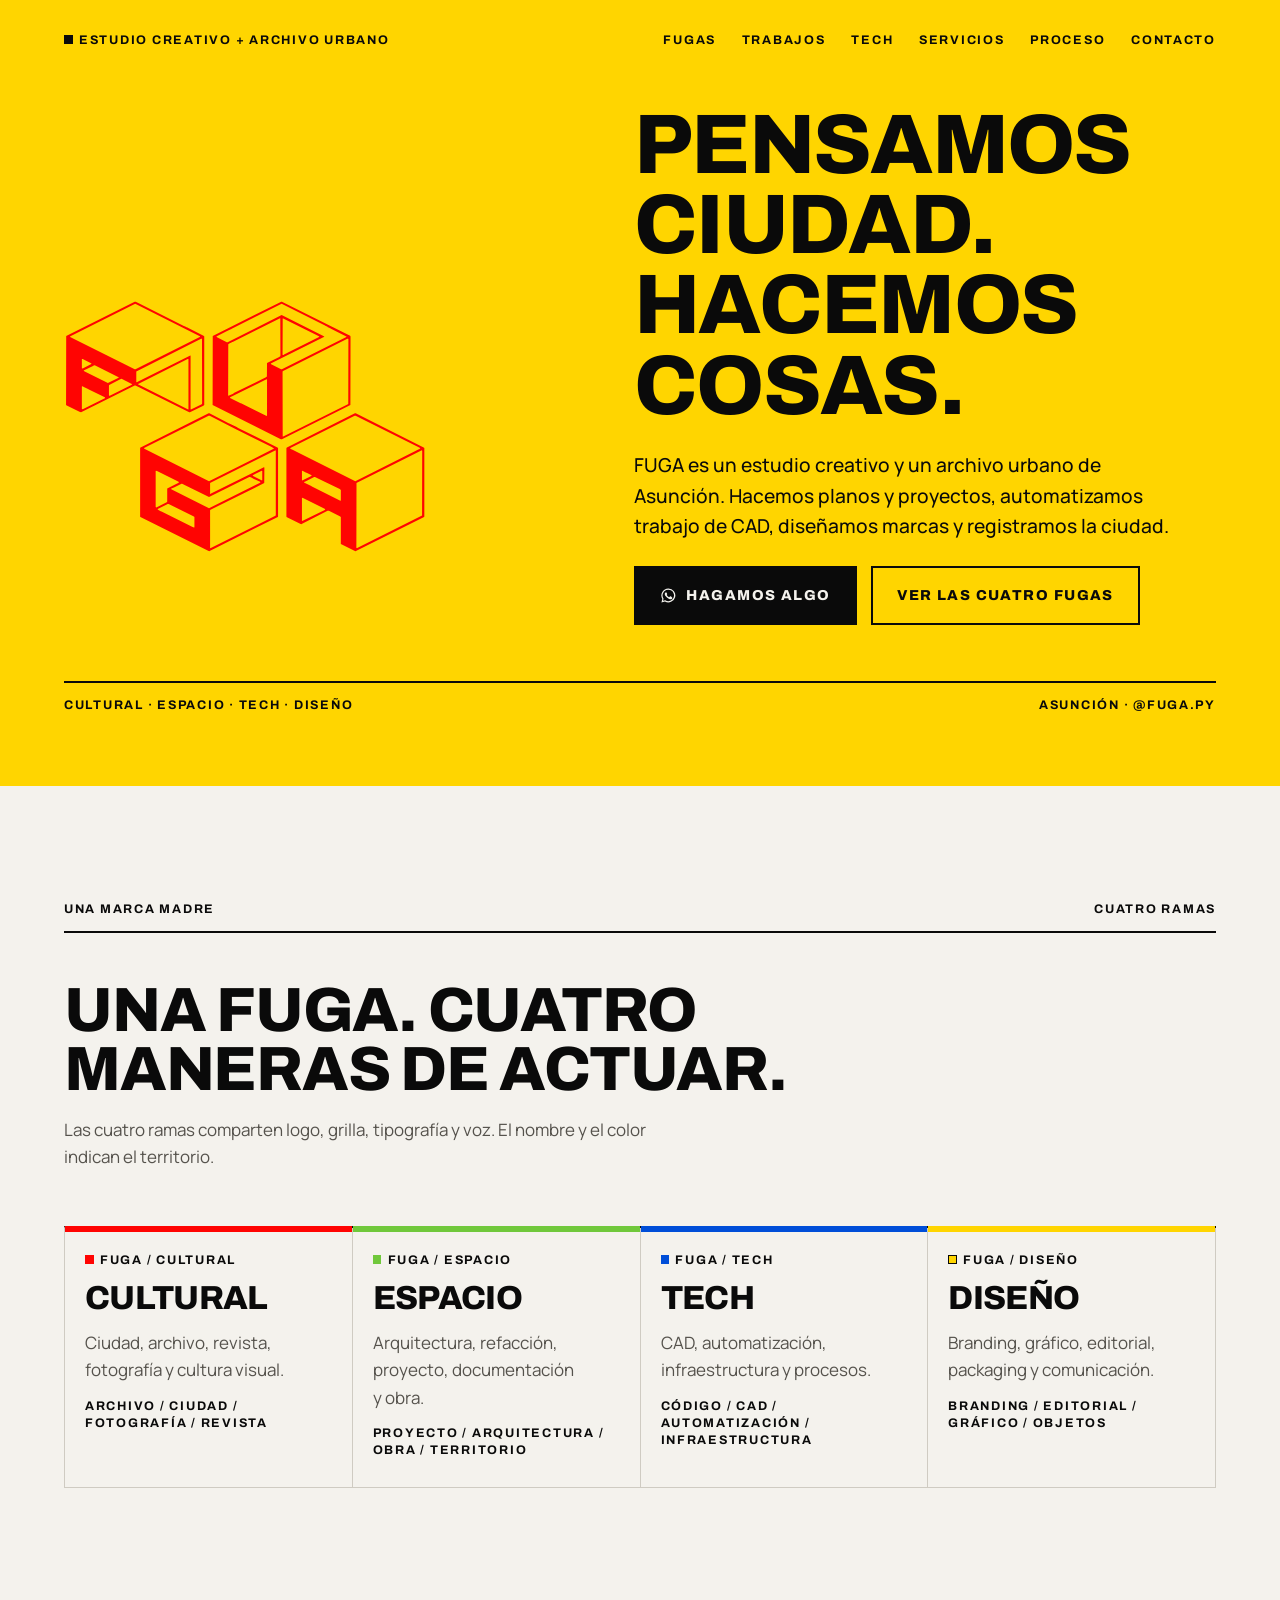
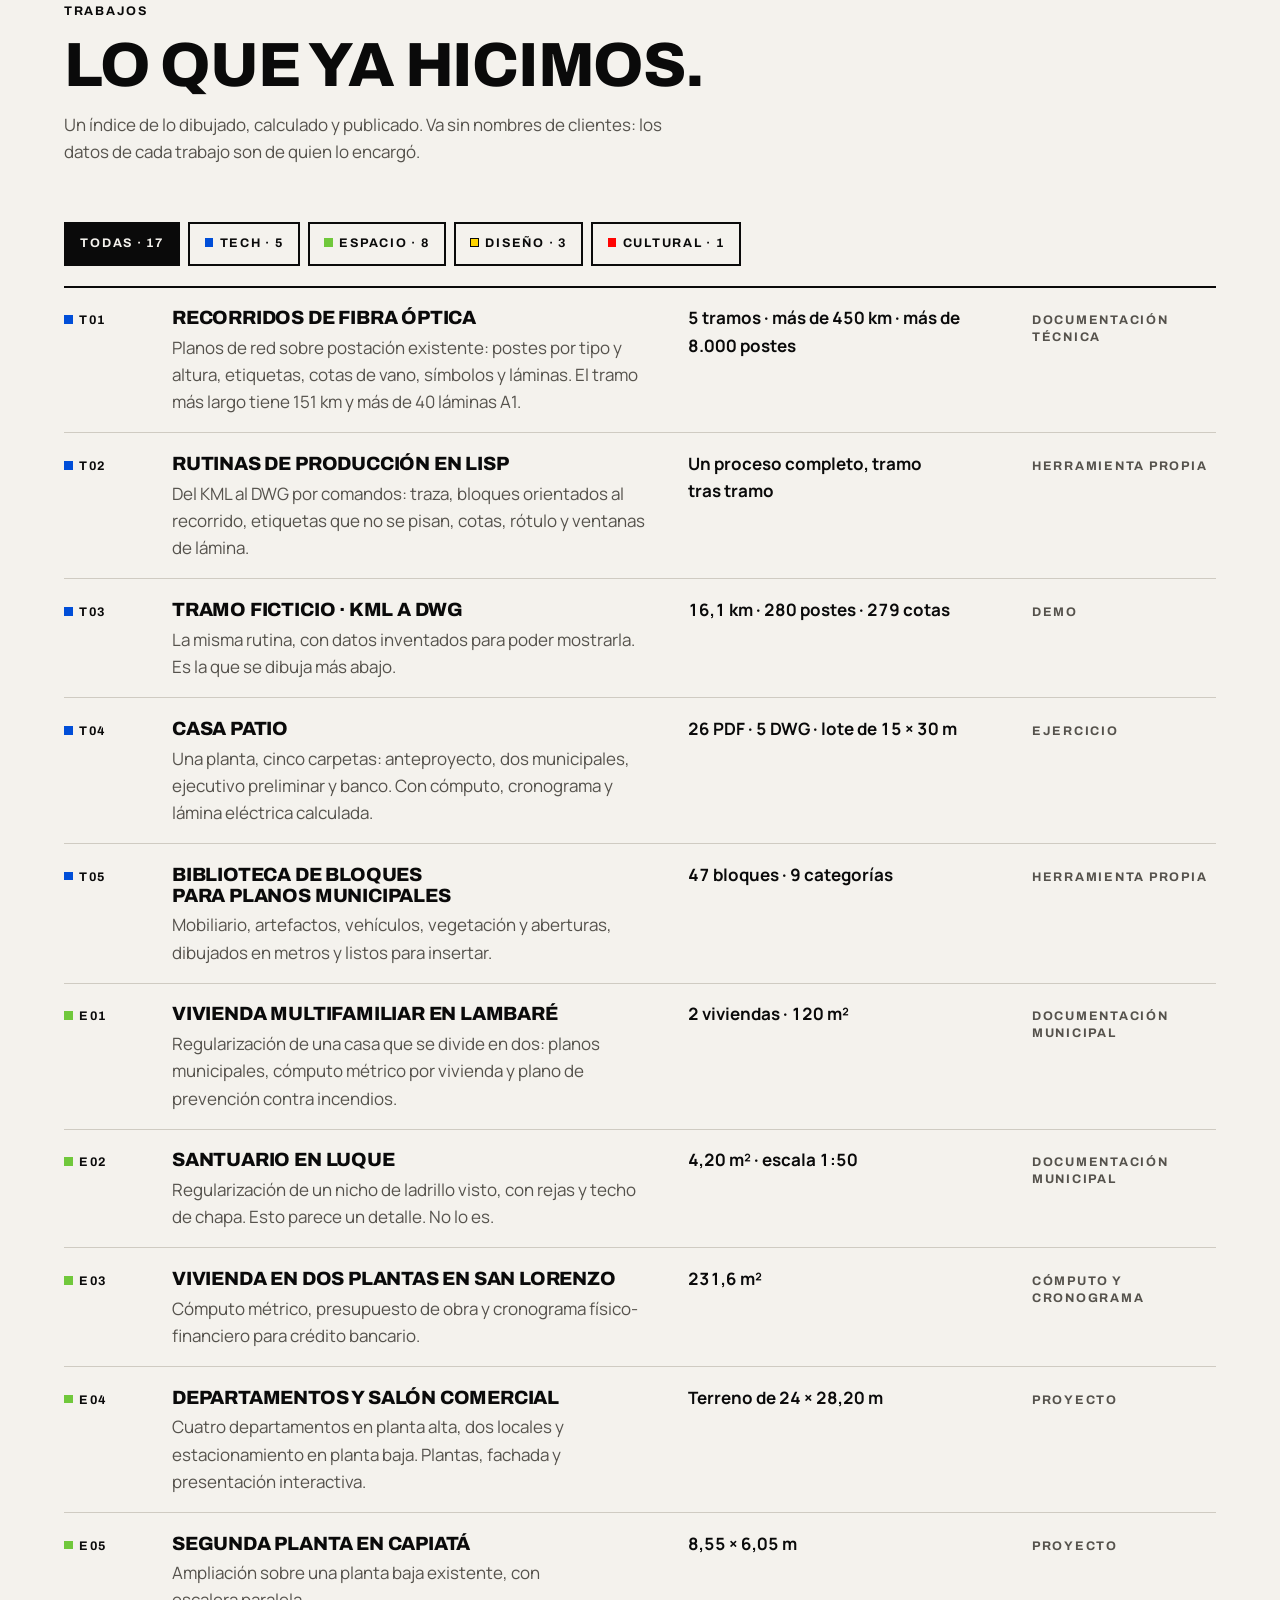
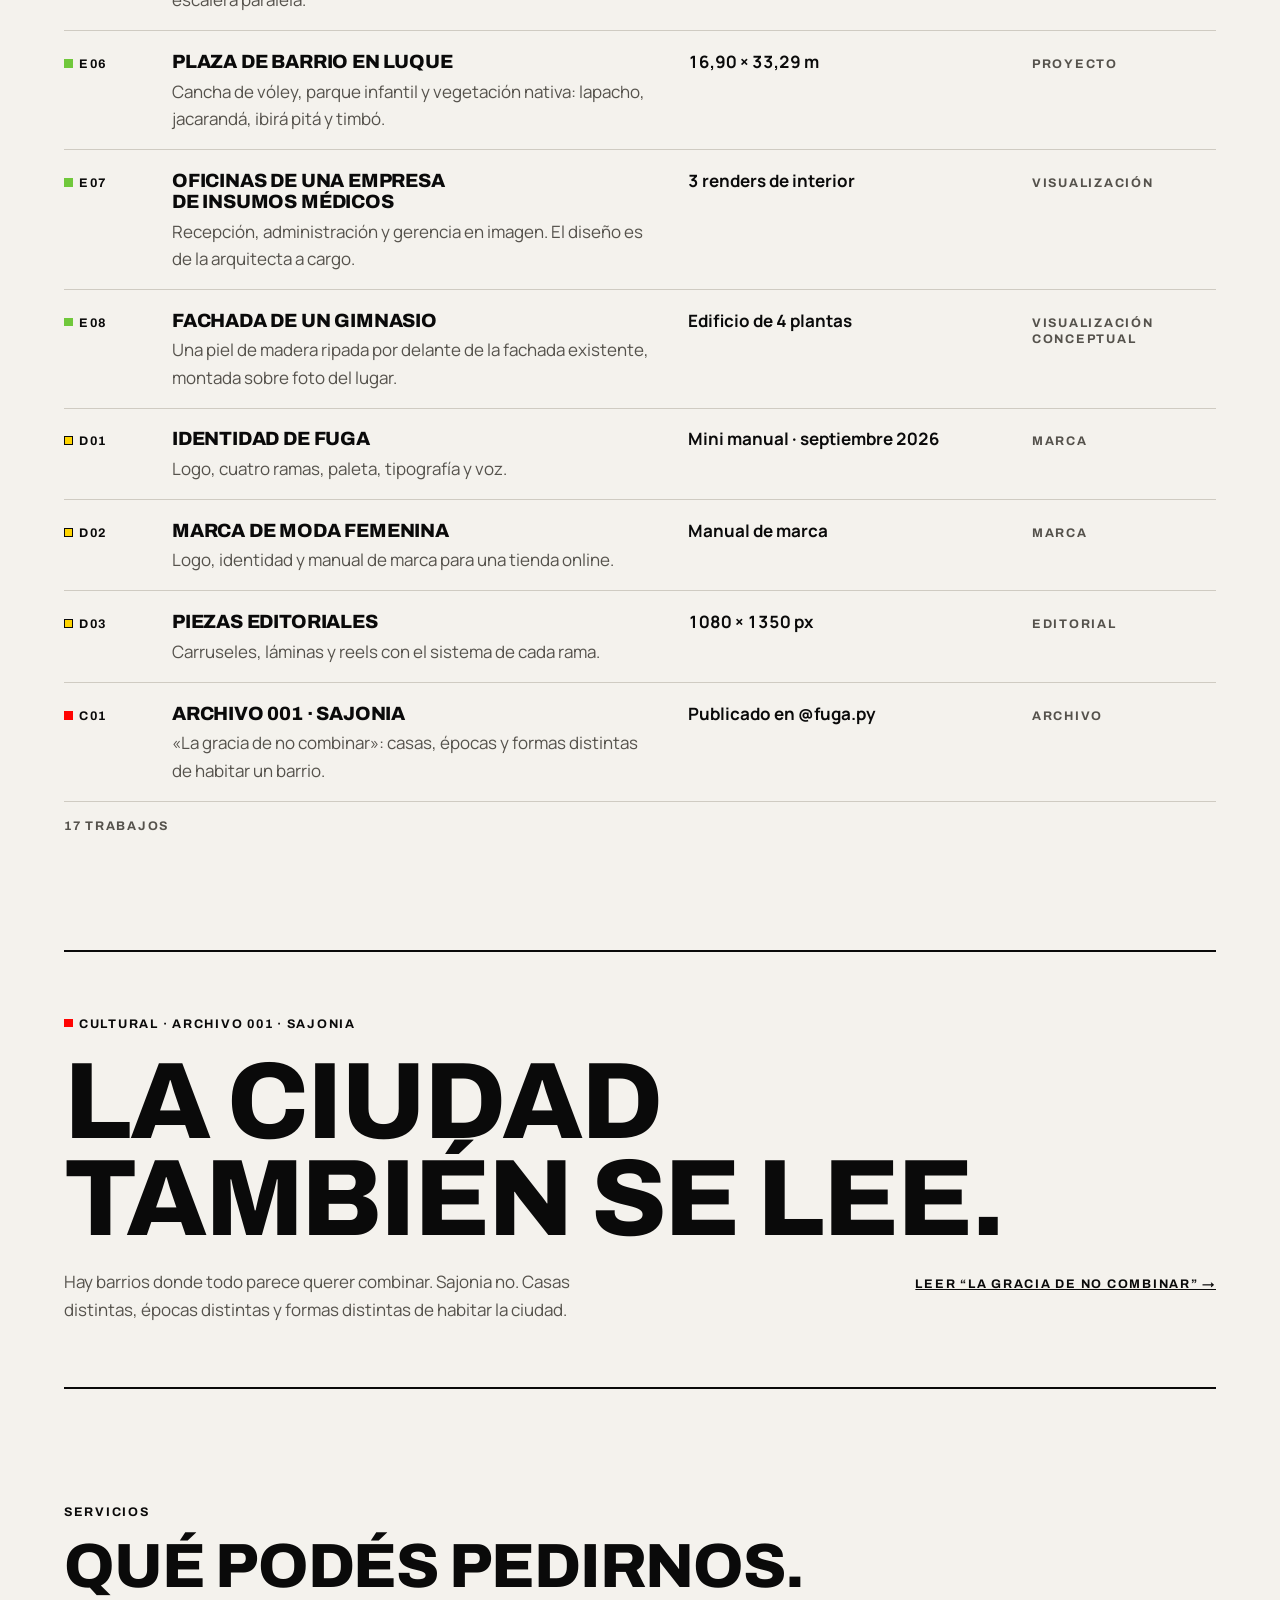
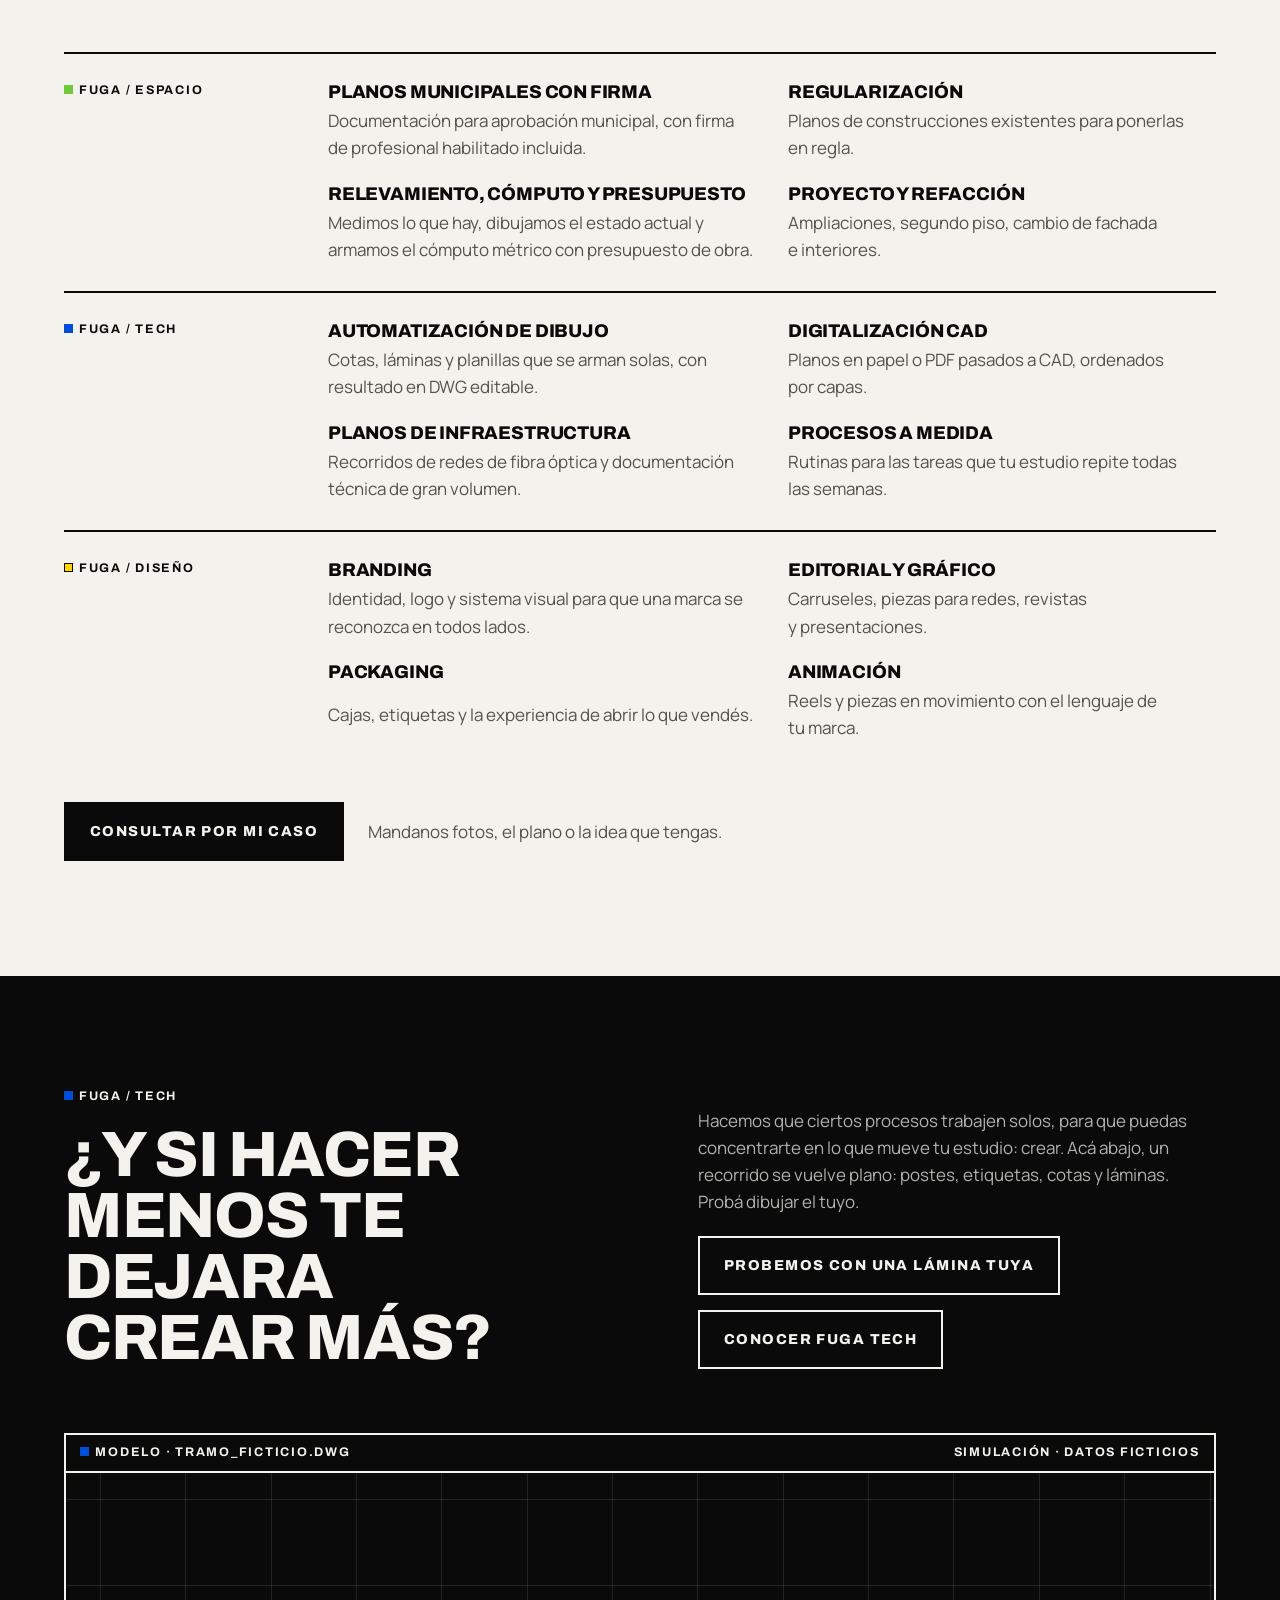
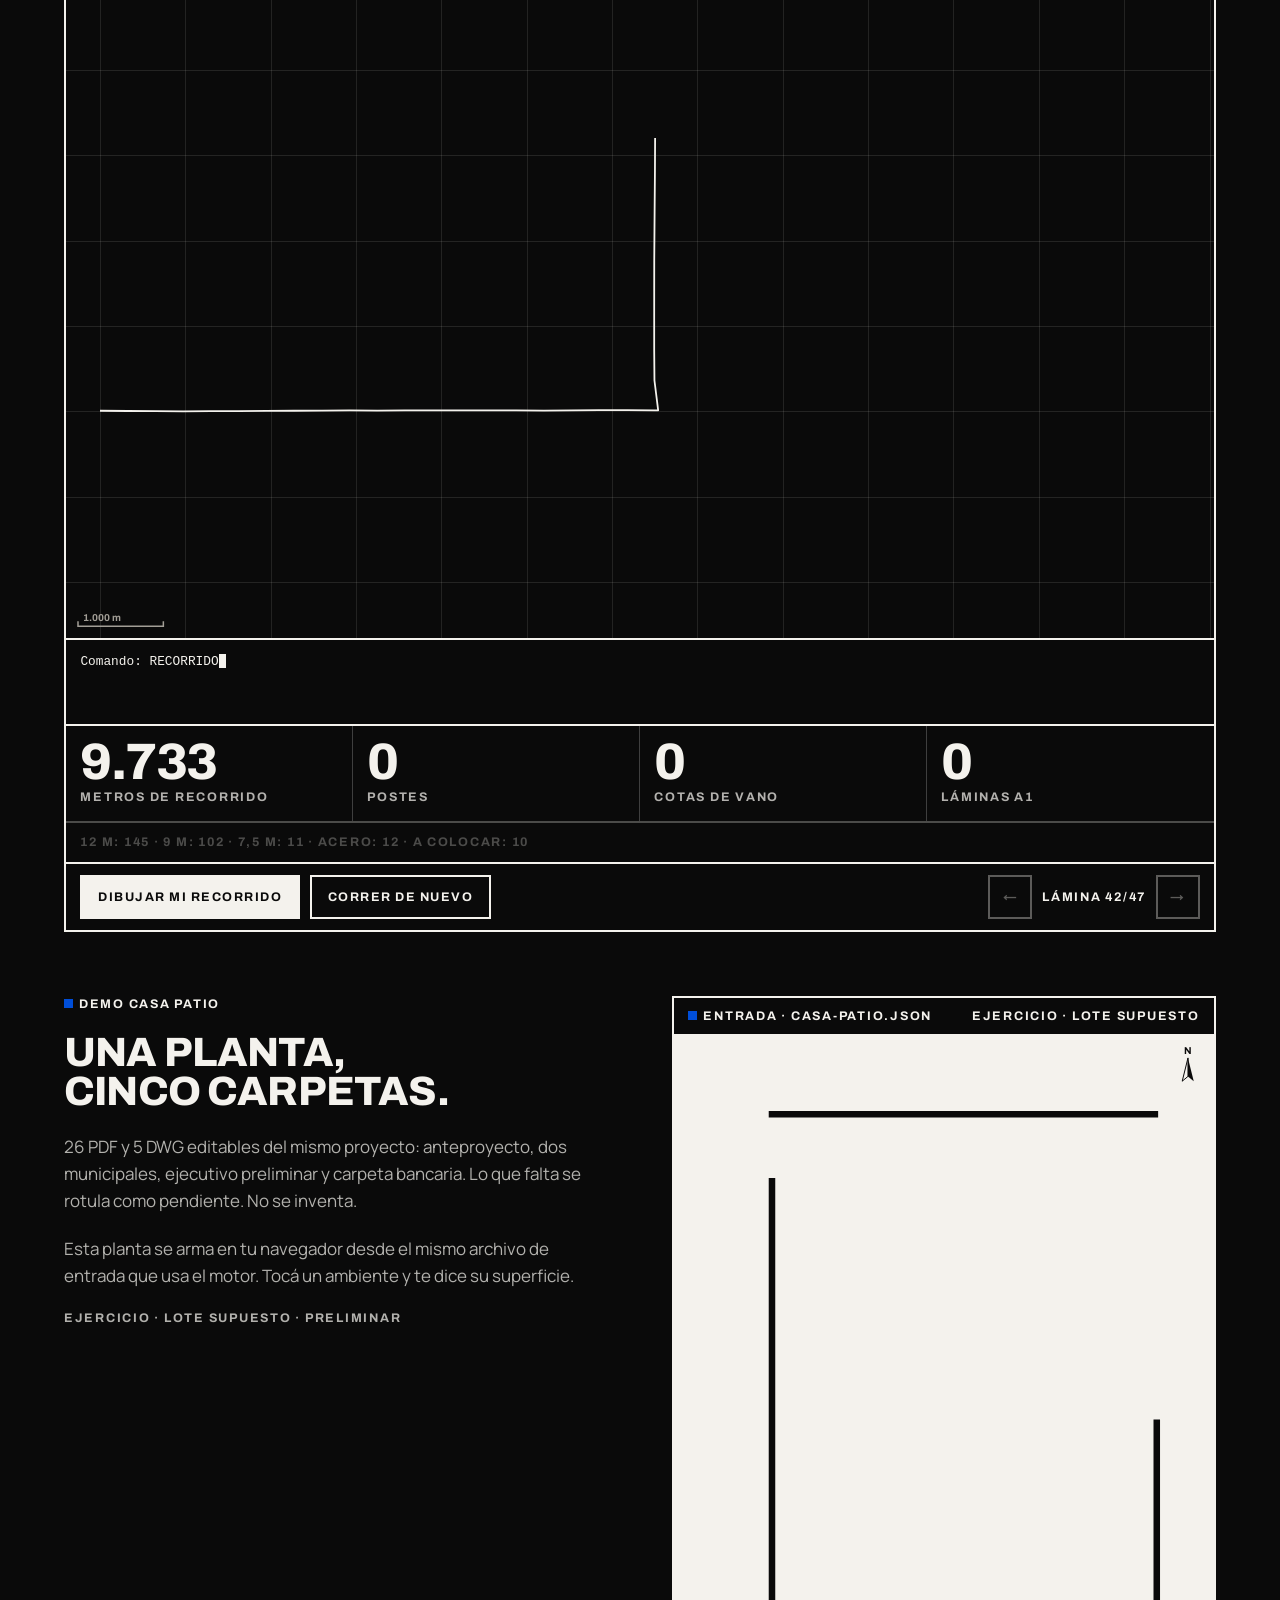
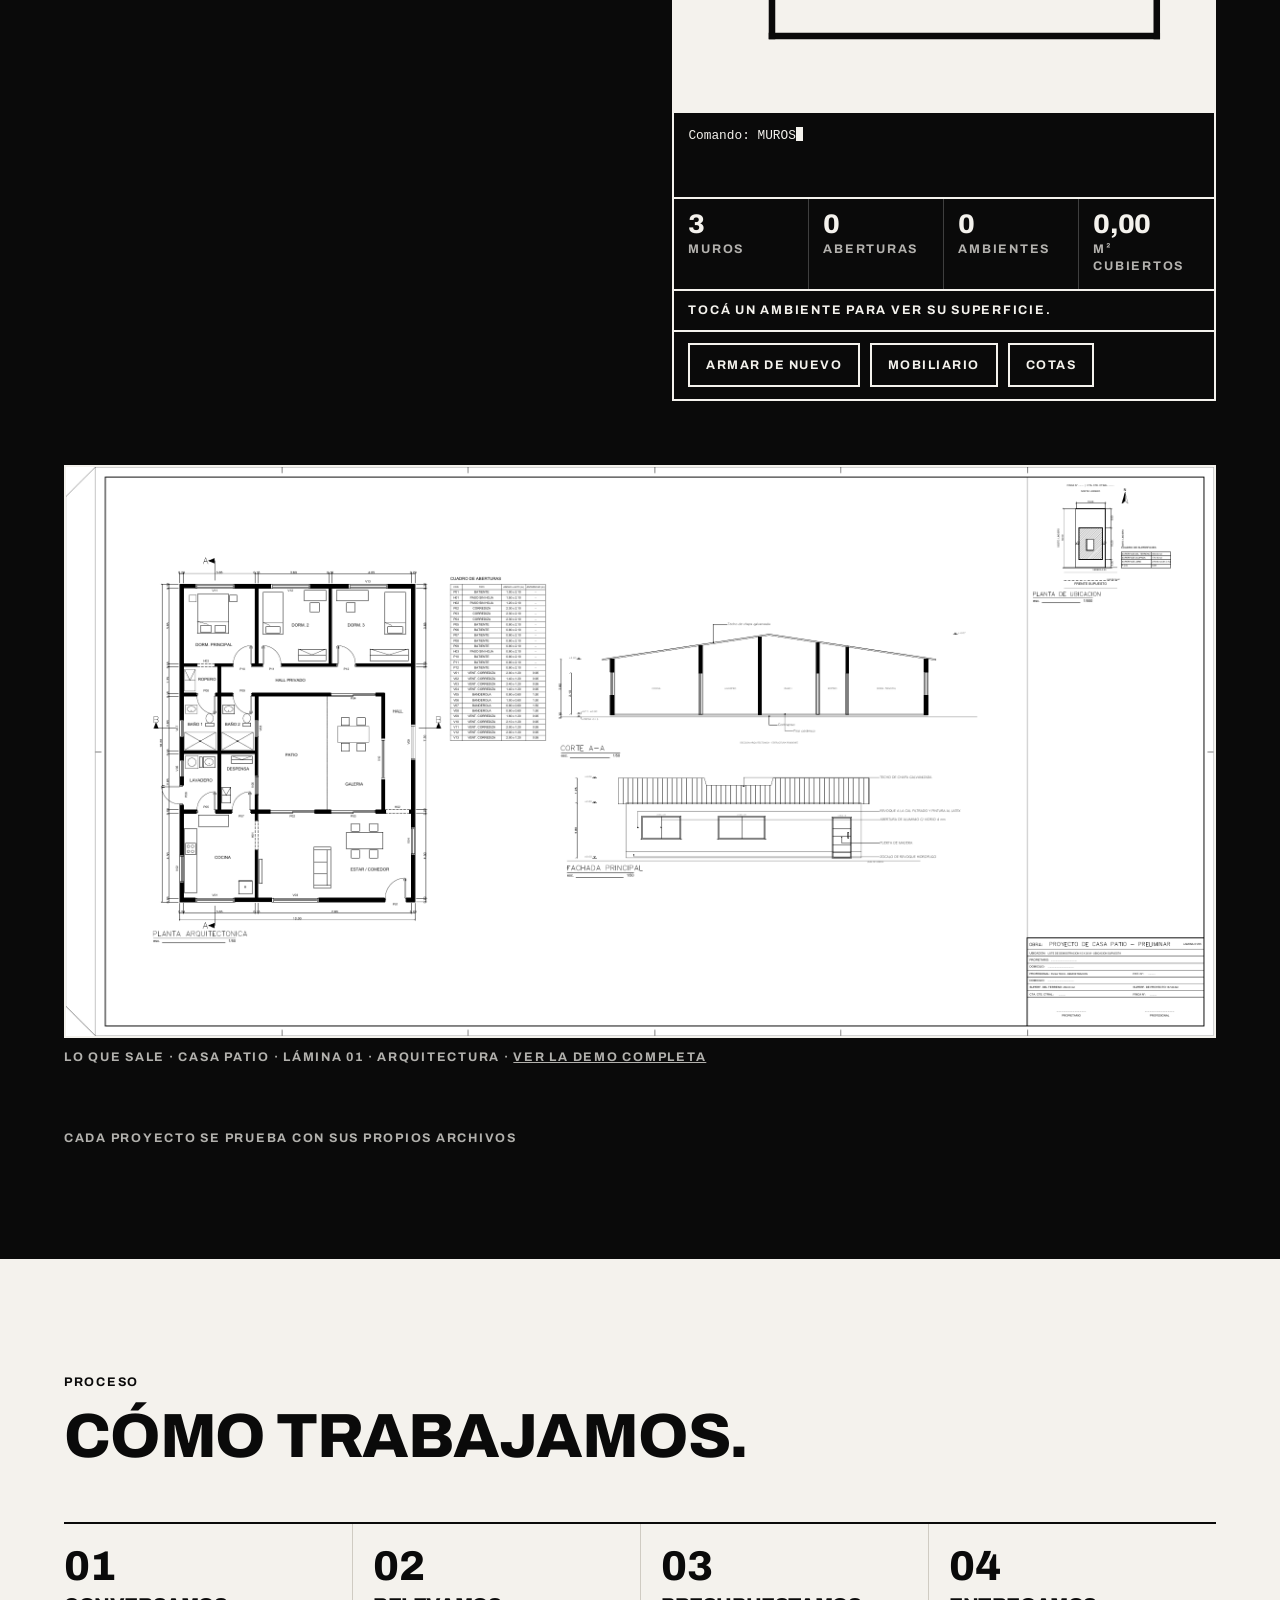
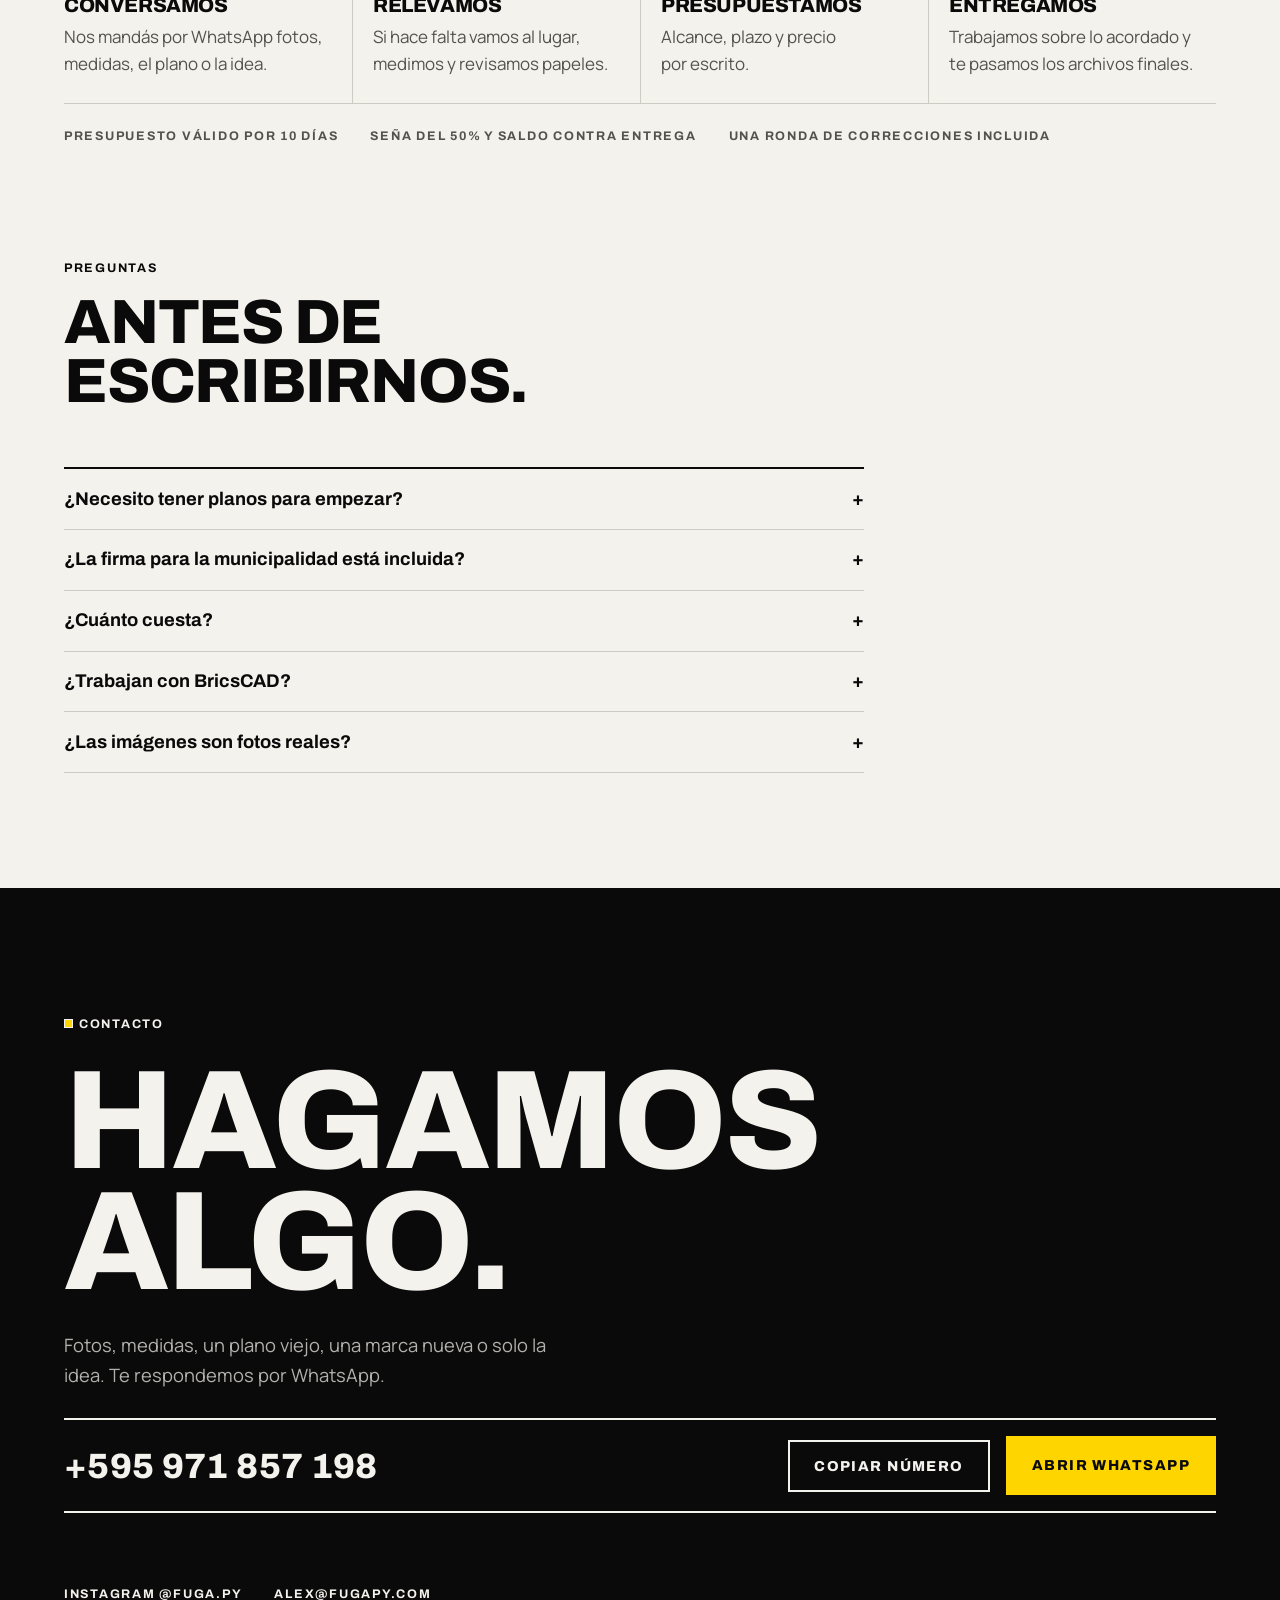
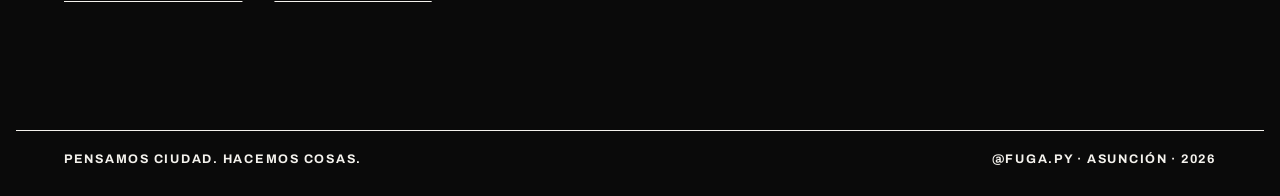
<file: index.html>
<!doctype html>
<html lang="es">
<head>
<meta charset="utf-8">
<meta name="viewport" content="width=device-width, initial-scale=1, viewport-fit=cover">
<title>FUGA</title>
<meta name="description" content="FUGA, estudio creativo y archivo urbano de Asunción. Pensamos ciudad. Hacemos cosas.">
<meta name="theme-color" content="#FFD500">
<link rel="canonical" href="https://fugapy.com/">
<link rel="icon" href="/favicon.svg" type="image/svg+xml">
<link rel="icon" href="/favicon.png" sizes="96x96" type="image/png">
<link rel="apple-touch-icon" href="/apple-touch-icon.png">
<meta property="og:type" content="website">
<meta property="og:site_name" content="FUGA">
<meta property="og:title" content="FUGA · Pensamos ciudad. Hacemos cosas.">
<meta property="og:description" content="Estudio creativo y archivo urbano de Asunción. Cultural, Espacio, Tech y Diseño.">
<meta property="og:url" content="https://fugapy.com/">
<meta property="og:image" content="https://fugapy.com/og.png">
<meta property="og:image:width" content="1200">
<meta property="og:image:height" content="630">
<meta property="og:locale" content="es_PY">
<meta name="twitter:card" content="summary_large_image">
<script type="application/ld+json">
{
  "@context": "https://schema.org",
  "@type": "Organization",
  "name": "FUGA",
  "url": "https://fugapy.com/",
  "logo": "https://fugapy.com/apple-touch-icon.png",
  "description": "Estudio creativo y archivo urbano de Asunción.",
  "email": "alex@fugapy.com",
  "telephone": "+595971857198",
  "address": { "@type": "PostalAddress", "addressLocality": "Asunción", "addressCountry": "PY" },
  "sameAs": ["https://www.instagram.com/fuga.py/"]
}
</script>
<link rel="preconnect" href="https://fonts.googleapis.com">
<link rel="preconnect" href="https://fonts.gstatic.com" crossorigin>
<link rel="stylesheet" href="https://fonts.googleapis.com/css2?family=Archivo:wght@500;700;800&family=Manrope:wght@400;600;700&display=swap">
<link rel="stylesheet" href="/assets/demo.css?v=3">
<style>
html,body{margin:0}img{max-width:100%}[hidden]{display:none!important}
/* Sistema FUGA (mini manual sep 2026): papel y tinta sostienen la grilla, amarillo firma la marca madre,
   los cuatro colores de rama quedan para códigos, barras y etiquetas chicas. Títulos Archivo ExtraBold, cuerpo Manrope. */
:root {
  --paper: #F4F2ED;
  --ink: #0A0A0A;
  --bg: var(--paper);
  --fg: var(--ink);
  --muted: #55524C;
  --line: #CFCBC2;
  --yellow: #FFD500;   /* firma marca madre */
  --red: #FF0402;      /* CULTURAL */
  --green: #70C83B;    /* ESPACIO */
  --blue: #004ED8;     /* TECH */
  --on-yellow: #0A0A0A;

  --f-title: "Archivo", "Arial Black", "Helvetica Neue", Arial, sans-serif;
  --f-body: "Manrope", system-ui, -apple-system, "Segoe UI", sans-serif;

  --gutter: clamp(1.25rem, 4vw, 3rem);
  --max: 78rem;
}
@media (prefers-color-scheme: dark) {
  :root:not([data-theme="light"]) { --bg: #0A0A0A; --fg: #F4F2ED; --muted: #A9A59D; --line: #2B2A27; color-scheme: dark; }
}
:root[data-theme="dark"] { --bg: #0A0A0A; --fg: #F4F2ED; --muted: #A9A59D; --line: #2B2A27; color-scheme: dark; }

* { box-sizing: border-box; }
html { scroll-behavior: smooth; -webkit-text-size-adjust: 100%; }
@media (prefers-reduced-motion: reduce) { html { scroll-behavior: auto; } }
body {
  background: var(--bg); color: var(--fg);
  font-family: var(--f-body); font-size: 1.0625rem; line-height: 1.6;
  -webkit-font-smoothing: antialiased; touch-action: manipulation;
  -webkit-tap-highlight-color: transparent; overflow-x: hidden;
}
a { color: inherit; }
h1, h2, h3 {
  margin: 0; font-family: var(--f-title); font-weight: 800; text-transform: uppercase;
  letter-spacing: -.02em; line-height: .95; text-wrap: balance;
}
p { margin: 0; text-wrap: pretty; }
:focus-visible { outline: 2px solid currentColor; outline-offset: 3px; }
[id] { scroll-margin-top: 1.5rem; }

.wrap { width: 100%; max-width: var(--max); margin-inline: auto; padding-inline: var(--gutter); }
.label {
  font-family: var(--f-title); font-weight: 700; font-size: .78rem; line-height: 1.35;
  letter-spacing: .14em; text-transform: uppercase;
}
.sq { display: inline-block; width: .7em; height: .7em; margin-right: .5em; vertical-align: .02em; }
.sq--red { background: var(--red); } .sq--green { background: var(--green); }
.sq--blue { background: var(--blue); } .sq--yellow { background: var(--yellow); box-shadow: inset 0 0 0 1px currentColor; }
.sq--ink { background: currentColor; }

.skip { position: absolute; left: var(--gutter); top: -4rem; z-index: 50; background: var(--ink); color: var(--paper); padding: .6rem 1rem; text-decoration: none; }
.skip:focus { top: calc(env(safe-area-inset-top, 0px) + .5rem); }

.btn {
  display: inline-flex; align-items: center; justify-content: center; gap: .6rem;
  font-family: var(--f-title); font-weight: 800; font-size: .9rem; letter-spacing: .1em; text-transform: uppercase;
  text-decoration: none; padding: 1rem 1.5rem; min-height: 3rem; border: 2px solid currentColor; cursor: pointer;
  transition: background-color .15s ease, color .15s ease, border-color .15s ease, transform .15s ease;
}
.btn:active { transform: translateY(1px); }
.btn-ink { background: var(--ink); color: var(--paper); border-color: var(--ink); }
.btn-ink:hover { background: transparent; color: var(--ink); }
.btn-solid { background: var(--fg); color: var(--bg); border-color: var(--fg); }
.btn-solid:hover { background: transparent; color: var(--fg); }
.btn-line { background: transparent; color: inherit; }
.btn-line:hover { background: var(--ink); color: var(--paper); border-color: var(--ink); }
.btn svg { width: 1.05rem; height: 1.05rem; flex: none; }

/* ---------- Portada: firma de marca madre ---------- */
.hero { background: var(--yellow); color: var(--on-yellow); }
.hero .wrap { padding-block: clamp(1.25rem, 3vw, 2rem) clamp(2.5rem, 6vw, 4.5rem); display: grid; gap: clamp(2rem, 5vw, 3.5rem); }
.hero-top { display: flex; justify-content: space-between; align-items: flex-start; gap: 1.5rem; flex-wrap: wrap; }
.hero-top nav ul { display: flex; gap: 1.6rem; list-style: none; margin: 0; padding: 0; flex-wrap: wrap; }
.hero-top nav a { text-decoration: none; }
.hero-top nav a:hover { text-decoration: underline; text-underline-offset: .3em; text-decoration-thickness: 2px; }
.hero-grid { display: grid; grid-template-columns: minmax(0, 1fr) minmax(0, 1.15fr); gap: clamp(2rem, 5vw, 4rem); align-items: end; }
@media (max-width: 820px) { .hero-grid { grid-template-columns: minmax(0, 1fr); } }
.logo { box-sizing: content-box; width: clamp(200px, 32vw, 420px); max-width: calc(100% - 2 * clamp(36px, 5.6vw, 74px)); height: auto; display: block; padding: clamp(36px, 5.6vw, 74px); margin: calc(-1 * clamp(36px, 5.6vw, 74px)) 0 0 calc(-1 * clamp(36px, 5.6vw, 74px)); }
.logo path { fill: var(--red); stroke: var(--red); stroke-width: 0; }
.hero-copy { display: grid; gap: 1.5rem; min-width: 0; }
.hero h1 { font-size: clamp(2.6rem, 6.6vw, 5.6rem); }
.hero .lead { font-size: clamp(1.05rem, 1.5vw, 1.2rem); max-width: 34rem; font-weight: 500; }
.ctas { display: flex; flex-wrap: wrap; gap: .9rem; }
.hero-foot { display: flex; flex-wrap: wrap; justify-content: space-between; gap: .5rem 2rem; border-top: 2px solid var(--on-yellow); padding-top: .9rem; }

@media (prefers-reduced-motion: no-preference) {
  .logo path {
    fill: transparent; stroke-width: 2.4; stroke-dasharray: 1600; stroke-dashoffset: 1600;
    animation: trazo 1.3s cubic-bezier(.6,.1,.3,1) .15s forwards, relleno .45s ease 1.25s forwards;
  }
  .logo path:nth-child(2) { animation-delay: .3s, 1.4s; }
  .logo path:nth-child(3) { animation-delay: .45s, 1.55s; }
  .logo path:nth-child(4) { animation-delay: .6s, 1.7s; }
  @keyframes trazo { to { stroke-dashoffset: 0; } }
  @keyframes relleno { to { fill: var(--red); stroke-width: 0; } }
}

/* ---------- Secciones ---------- */
.section { padding-block: clamp(4rem, 9vw, 7.5rem); }
.head { display: grid; gap: 1rem; margin-bottom: clamp(2rem, 5vw, 3.5rem); max-width: 48rem; }
.head h2 { font-size: clamp(2.1rem, 5vw, 3.9rem); }
.head p { color: var(--muted); max-width: 38rem; }
.cabecera { display: flex; justify-content: space-between; gap: 1rem; flex-wrap: wrap; border-bottom: 2px solid var(--fg); padding-bottom: .8rem; margin-bottom: clamp(2rem, 5vw, 3rem); }

/* Cuatro fugas */
.fugas { display: grid; grid-template-columns: repeat(4, minmax(0, 1fr)); border-top: 2px solid var(--fg); border-left: 1px solid var(--line); }
@media (max-width: 980px) { .fugas { grid-template-columns: repeat(2, minmax(0, 1fr)); } }
@media (max-width: 560px) { .fugas { grid-template-columns: minmax(0, 1fr); } }
.fuga { position: relative; display: grid; gap: .9rem; align-content: start; padding: 1.5rem 1.25rem 1.75rem; border-right: 1px solid var(--line); border-bottom: 1px solid var(--line); min-width: 0; }
.fuga::before { content: ""; position: absolute; left: 0; right: 0; top: -2px; height: 6px; background: var(--c); }
.fuga h3 { font-size: clamp(1.6rem, 2.6vw, 2.1rem); }
.fuga p { color: var(--muted); }
.fuga .tags { color: var(--fg); }
.fuga--cultural { --c: var(--red); } .fuga--espacio { --c: var(--green); }
.fuga--tech { --c: var(--blue); } .fuga--diseno { --c: var(--yellow); }
.fuga a { font-weight: 700; text-underline-offset: .25em; }

/* Frase de archivo */
.frase { border-top: 2px solid var(--fg); border-bottom: 2px solid var(--fg); padding-block: clamp(2.5rem, 6vw, 4rem); display: grid; gap: 1.25rem; }
.frase h2 { font-size: clamp(2.6rem, 8.5vw, 7.5rem); line-height: .9; }
.frase-pie { display: flex; flex-wrap: wrap; justify-content: space-between; gap: .75rem 2rem; align-items: baseline; }
.frase-pie p { color: var(--muted); max-width: 34rem; }

/* Servicios */
.grupo { display: grid; grid-template-columns: minmax(0, 14rem) minmax(0, 1fr); gap: 1rem 2.5rem; padding-block: 1.75rem; border-top: 2px solid var(--fg); }
.grupo:last-of-type { border-bottom: 2px solid var(--fg); }
@media (max-width: 760px) { .grupo { grid-template-columns: minmax(0, 1fr); } }
.grupo ul { list-style: none; margin: 0; padding: 0; display: grid; grid-template-columns: repeat(2, minmax(0, 1fr)); gap: 1.4rem 2rem; }
@media (max-width: 760px) { .grupo ul { grid-template-columns: minmax(0, 1fr); } }
.grupo li { display: grid; gap: .3rem; min-width: 0; }
.grupo h3 { font-size: 1.15rem; letter-spacing: -.01em; line-height: 1.1; }
.grupo li p { color: var(--muted); }
.after { display: flex; flex-wrap: wrap; gap: 1rem 1.5rem; align-items: center; margin-top: 2rem; }
.after p { color: var(--muted); }

/* Bloque invertido (TECH y contacto): tinta sobre papel se invierte */
.invert { background: var(--fg); color: var(--bg); }
.invert .muted { color: color-mix(in srgb, var(--bg) 72%, var(--fg)); }
.tech .wrap { display: grid; grid-template-columns: minmax(0, 1fr) minmax(0, 1fr); gap: clamp(2rem, 5vw, 4rem); align-items: center; padding-block: clamp(4rem, 9vw, 7rem); }
@media (max-width: 860px) { .tech .wrap { grid-template-columns: minmax(0, 1fr); } }
.tech-copy { display: grid; gap: 1.3rem; min-width: 0; }
.tech h2 { font-size: clamp(2.2rem, 5vw, 4rem); }
.tech .btn-line:hover { background: var(--bg); color: var(--fg); border-color: var(--bg); }

/* Proceso */
.pasos { list-style: none; margin: 0; padding: 0; display: grid; grid-template-columns: repeat(4, minmax(0, 1fr)); border-top: 2px solid var(--fg); }
@media (max-width: 860px) { .pasos { grid-template-columns: minmax(0, 1fr); } }
.paso { display: grid; gap: .5rem; align-content: start; padding: 1.4rem 1.25rem 1.6rem 0; min-width: 0; border-bottom: 1px solid var(--line); }
@media (min-width: 861px) { .paso + .paso { padding-left: 1.25rem; border-left: 1px solid var(--line); } }
.paso .num { font-family: var(--f-title); font-weight: 800; font-size: 2.6rem; line-height: 1; font-variant-numeric: tabular-nums; }
.paso h3 { font-size: 1.25rem; }
.paso p { color: var(--muted); }
.condiciones { display: flex; flex-wrap: wrap; gap: .6rem 2rem; margin-top: 1.5rem; color: var(--muted); }

/* Preguntas */
.faq { display: grid; max-width: 50rem; border-top: 2px solid var(--fg); }
.faq details { border-bottom: 1px solid var(--line); }
.faq summary {
  list-style: none; cursor: pointer; display: flex; justify-content: space-between; gap: 1rem; align-items: baseline;
  padding-block: 1.15rem; font-family: var(--f-title); font-weight: 700; font-size: 1.15rem; line-height: 1.25;
}
.faq summary::-webkit-details-marker { display: none; }
.faq summary::after { content: "+"; font-weight: 800; transition: transform .15s ease; }
.faq details[open] summary::after { transform: rotate(45deg); }
.faq details p { color: var(--muted); padding-bottom: 1.25rem; max-width: 42rem; }

/* Contacto */
.contacto .wrap { display: grid; gap: 1.75rem; padding-block: clamp(4.5rem, 10vw, 8rem); }
.contacto h2 { font-size: clamp(3.2rem, 11vw, 9rem); line-height: .86; }
.contacto .lead { max-width: 32rem; font-size: 1.15rem; }
.numero { display: flex; flex-wrap: wrap; align-items: center; gap: 1rem; border-top: 2px solid currentColor; border-bottom: 2px solid currentColor; padding-block: 1rem; }
.numero output { font-family: var(--f-title); font-weight: 800; font-size: clamp(1.4rem, 3.6vw, 2.2rem); letter-spacing: .01em; margin-right: auto; user-select: all; -webkit-user-select: all; font-variant-numeric: tabular-nums; }
.contacto .btn-line:hover { background: var(--bg); color: var(--fg); border-color: var(--bg); }
.btn-yellow { background: var(--yellow); color: var(--ink); border-color: var(--yellow); }
.btn-yellow:hover { background: var(--bg); color: var(--fg); border-color: var(--bg); }
.contacto-links { display: flex; flex-wrap: wrap; gap: .5rem 2rem; }
.contacto-links a { text-underline-offset: .25em; }
.copiado { min-height: 1.3em; }

footer .wrap { display: flex; flex-wrap: wrap; justify-content: space-between; gap: .5rem 2rem; padding-block: 1.25rem 1.75rem; border-top: 1px solid currentColor; }
footer { background: var(--fg); color: var(--bg); }


/* Índice de trabajos */
.filtros { display: flex; flex-wrap: wrap; gap: .5rem; margin-bottom: 1.25rem; }
.filtro { color: var(--fg); background: transparent; border: 2px solid var(--fg); padding: .55rem .9rem; min-height: 2.75rem; cursor: pointer; }
.filtro:hover, .filtro[aria-pressed="true"] { background: var(--fg); color: var(--bg); }
.indice { list-style: none; margin: 0; padding: 0; border-top: 2px solid var(--fg); }
.item { display: grid; grid-template-columns: 4.75rem minmax(0, 1.55fr) minmax(0, 1fr) 11.5rem; gap: .4rem 2rem; padding-block: 1.05rem; border-bottom: 1px solid var(--line); align-items: baseline; }
@media (max-width: 900px) { .item { grid-template-columns: 4.75rem minmax(0, 1fr); } .item .datos, .item .tipo { grid-column: 2; } }
.item > div { min-width: 0; }
.item .cod { font-variant-numeric: tabular-nums; white-space: nowrap; }
.item h3 { font-size: 1.2rem; letter-spacing: -.01em; line-height: 1.1; margin-bottom: .35rem; }
.item p { color: var(--muted); }
.item .datos { color: var(--fg); font-weight: 700; font-variant-numeric: tabular-nums; }
.cuenta { margin-top: 1rem; color: var(--muted); }

/* TECH: el plano que se dibuja */
.tech .wrap { grid-template-columns: minmax(0, 1fr); align-items: start; }
.tech-head { display: grid; grid-template-columns: minmax(0, 1.1fr) minmax(0, 1fr); gap: 1.5rem clamp(2rem, 5vw, 4rem); align-items: end; }
@media (max-width: 860px) { .tech-head { grid-template-columns: minmax(0, 1fr); } }
.tech .cad { --cad-ui: var(--bg); --cad-ui-on: var(--fg); }
.patio .cad { width: 100%; max-width: 34rem; justify-self: end; }
@media (max-width: 860px) { .patio .cad { max-width: none; } }
.patio .cad-stats dd { font-size: clamp(1.5rem, 2.1vw, 1.8rem); }
@media (max-width: 860px) { .patio .cad-stats dd { font-size: clamp(1.9rem, 6vw, 2.6rem); } }
.sale { margin-top: clamp(1.5rem, 4vw, 2.5rem); }
.sale a { color: inherit; }
.patio { display: grid; grid-template-columns: minmax(0, 1fr) minmax(0, 1fr); gap: 1.5rem clamp(2rem, 5vw, 4rem); align-items: start; }
@media (max-width: 860px) { .patio { grid-template-columns: minmax(0, 1fr); } }
.patio h3 { font-size: clamp(1.7rem, 3.2vw, 2.6rem); }
.lamina { margin: 0; display: grid; gap: .7rem; min-width: 0; }
.lamina img { display: block; width: 100%; height: auto; background: #FFFFFF; border: 2px solid currentColor; }

/* Movimiento ligado al scroll, solo donde existe */
@supports (animation-timeline: view()) {
  @media (prefers-reduced-motion: no-preference) {
    .fuga::before { transform-origin: left center; animation: barra linear both; animation-timeline: view(); animation-range: entry 20% cover 40%; }
    @keyframes barra { from { transform: scaleX(.15); } to { transform: scaleX(1); } }
  }
}
</style>
<!-- Metricool -->
<script>function loadScript(a){var b=document.getElementsByTagName("head")[0],c=document.createElement("script");c.type="text/javascript",c.src="https://tracker.metricool.com/resources/be.js",c.onreadystatechange=a,c.onload=a,b.appendChild(c)}loadScript(function(){beTracker.t({hash:"297fc79aa0368515f846dc2a5093c358"})});</script>
</head>
<body>
<a class="skip" href="#main">Saltar al contenido</a>

<header class="hero">
  <div class="wrap">
    <div class="hero-top">
      <span class="label"><span class="sq sq--ink"></span>Estudio creativo + archivo urbano</span>
      <nav aria-label="Secciones">
        <ul class="label">
          <li><a href="#fugas">Fugas</a></li>
          <li><a href="#trabajos">Trabajos</a></li>
          <li><a href="#tech">Tech</a></li>
          <li><a href="#servicios">Servicios</a></li>
          <li><a href="#proceso">Proceso</a></li>
          <li><a href="#contacto">Contacto</a></li>
        </ul>
      </nav>
    </div>
    <div class="hero-grid">
      <svg class="logo" viewBox="198 326 683 478" role="img" aria-label="FUGA">
        <path fill-rule="evenodd" d="M202.75 394.50 L202.50 524.25 L203.75 525.50 L228.75 537.75 L230.75 538.00 L331.75 487.75 L333.25 487.75 L434.50 538.00 L435.75 538.00 L461.00 525.75 L462.75 524.25 L462.75 395.50 L462.25 394.25 L430.00 378.00 L429.25 378.00 L426.00 376.00 L425.25 376.00 L333.75 330.00 L331.75 329.75 Z M232.25 489.50 L233.75 489.00 L236.50 490.75 L237.25 490.75 L238.50 491.75 L239.25 491.75 L240.50 492.75 L241.25 492.75 L242.50 493.75 L243.25 493.75 L244.50 494.75 L275.50 510.00 L276.00 511.00 L275.50 511.75 L234.75 532.00 L232.75 532.50 L232.25 532.00 Z M327.25 485.25 L325.50 486.75 L284.75 507.00 L284.00 507.00 L283.25 506.25 L283.25 487.75 L283.75 486.50 L304.50 475.75 L307.00 474.75 Z M235.50 459.25 L253.25 450.75 L254.50 449.75 L256.50 449.50 L300.50 471.75 L301.25 471.75 L301.75 472.50 L300.50 473.75 L281.25 483.00 L236.75 460.75 Z M232.25 455.25 L232.25 438.25 L232.75 437.75 L233.75 437.75 L250.50 446.25 L249.25 447.75 L233.75 455.75 Z M433.00 438.25 L433.00 532.25 L432.50 532.75 L337.75 485.50 L338.25 484.75 L431.50 437.75 L432.25 437.50 Z M458.50 399.75 L458.75 521.25 L458.00 522.75 L437.75 532.75 L437.00 532.50 L437.00 431.50 L436.50 431.00 L335.50 481.50 L334.75 481.00 L334.75 461.25 L456.75 399.75 Z M209.75 395.25 L332.75 333.75 L449.75 392.75 L454.50 394.75 L455.00 395.75 L454.25 396.50 L333.25 457.00 L331.75 457.00 L211.00 396.75 Z"/>
        <path fill-rule="evenodd" d="M607.75 329.75 L478.75 394.25 L478.50 524.50 L607.00 588.75 L609.00 589.00 L738.00 524.50 L738.25 395.50 L737.50 394.00 L609.00 329.75 Z M581.00 476.50 L581.00 544.25 L580.25 545.00 L532.00 521.00 L531.25 521.00 L512.25 511.50 L511.25 510.50 L511.50 510.00 L580.00 475.75 Z M733.75 399.50 L734.25 400.50 L734.00 522.00 L733.25 522.75 L611.50 583.50 L610.50 583.50 L610.25 461.25 L611.25 460.25 L732.25 399.75 Z M610.25 429.75 L610.50 361.25 L611.50 361.25 L679.75 395.25 L678.00 397.00 L619.50 426.00 L618.25 427.00 L617.50 427.00 L616.25 428.00 L615.50 428.00 L614.25 429.00 L613.50 429.00 L612.25 430.00 L610.75 430.25 Z M606.00 361.25 L606.25 432.25 L604.00 434.00 L581.00 445.50 L580.75 470.75 L579.00 472.00 L518.50 502.00 L517.25 503.00 L508.25 507.00 L507.75 506.50 L508.00 410.00 L511.50 407.75 L512.25 407.75 L513.50 406.75 L514.25 406.75 L515.50 405.75 L516.25 405.75 L605.50 361.00 Z M485.50 395.25 L508.50 383.75 L509.25 383.75 L510.50 382.75 L511.25 382.75 L512.50 381.75 L513.25 381.75 L514.50 380.75 L608.50 333.75 L690.25 374.75 L691.50 375.75 L692.25 375.75 L693.50 376.75 L694.25 376.75 L695.50 377.75 L696.25 377.75 L697.50 378.75 L698.25 378.75 L699.50 379.75 L700.25 379.75 L701.50 380.75 L729.50 394.75 L730.25 394.75 L730.75 395.50 L729.50 396.75 L609.00 457.00 L607.50 457.00 L588.75 447.50 L588.00 446.25 L688.00 396.50 L689.00 395.25 L608.50 355.00 L506.75 406.00 L505.25 406.00 L486.75 396.75 Z"/>
        <path fill-rule="evenodd" d="M471.00 540.00 L342.00 605.00 L342.00 734.75 L342.50 735.50 L472.00 799.75 L601.25 735.25 L601.75 734.25 L601.75 605.50 L600.50 604.25 L527.50 568.00 L526.25 567.00 L525.50 567.00 L524.25 566.00 L523.50 566.00 L522.25 565.00 L521.50 565.00 L520.25 564.00 L519.50 564.00 L518.25 563.00 L517.50 563.00 L516.25 562.00 L515.50 562.00 L514.25 561.00 L513.50 561.00 L512.25 560.00 L511.50 560.00 L510.25 559.00 L509.50 559.00 L472.50 540.00 Z M374.75 721.25 L376.00 720.00 L394.00 710.75 L395.75 710.75 L443.25 734.50 L444.25 735.50 L444.25 754.50 L443.75 755.25 L441.75 754.75 L382.25 725.00 L381.50 725.00 Z M568.50 669.75 L568.00 670.75 L471.75 718.75 L401.50 683.75 L400.25 682.50 L400.75 681.75 L405.75 679.75 L420.00 672.50 L421.00 672.50 L471.75 697.75 L547.50 659.75 L549.00 659.75 L553.25 661.75 L554.50 662.75 L568.00 669.00 Z M371.75 648.25 L373.75 648.75 L414.50 669.00 L415.00 669.75 L414.50 670.75 L393.00 681.50 L393.00 706.50 L392.00 707.50 L372.50 717.25 L371.25 716.25 L371.25 648.75 Z M572.00 648.50 L572.00 665.75 L571.50 666.50 L553.75 657.50 L555.00 656.00 L571.00 648.00 Z M597.50 610.00 L597.50 732.25 L596.75 733.00 L474.25 794.00 L473.75 793.50 L473.75 722.50 L474.50 721.75 L575.75 671.50 L576.00 642.00 L575.00 641.75 L475.50 691.25 L474.75 692.00 L473.75 691.50 L473.75 671.50 L474.50 670.75 L596.25 610.00 Z M349.00 606.50 L350.25 605.00 L471.00 544.50 L473.00 544.75 L521.50 569.50 L589.00 603.00 L594.25 606.25 L593.50 607.00 L471.75 667.75 Z"/>
        <path fill-rule="evenodd" d="M746.50 540.00 L618.50 604.25 L617.50 605.25 L617.50 734.75 L618.50 735.75 L645.25 748.75 L695.00 723.75 L697.50 723.75 L718.00 734.00 L720.00 735.50 L720.00 786.00 L747.50 799.75 L876.75 735.25 L877.25 734.25 L877.25 605.50 L876.00 604.25 L748.00 540.00 Z M646.75 699.50 L647.75 699.00 L689.50 720.00 L690.75 721.50 L647.25 743.00 L646.75 742.50 Z M650.50 669.75 L651.50 668.75 L652.25 668.75 L669.75 659.75 L671.25 659.75 L684.75 666.75 L718.00 682.75 L720.00 684.50 L720.00 704.25 L719.00 704.75 L665.50 678.00 L664.25 677.00 L651.50 671.00 Z M646.75 648.50 L647.75 648.00 L654.75 651.75 L655.50 651.75 L664.00 656.00 L665.25 657.50 L647.25 666.50 L646.75 665.50 Z M872.50 609.75 L873.25 610.50 L873.00 732.50 L750.75 793.75 L749.75 793.75 L749.25 793.25 L749.50 671.50 L750.25 670.75 Z M624.50 606.25 L625.75 605.00 L746.00 544.75 L747.75 544.50 L868.50 605.00 L869.75 606.50 L747.25 667.75 L632.75 610.75 L630.00 609.00 L624.75 606.75 Z"/>
      </svg>
      <div class="hero-copy">
        <h1>Pensamos ciudad. Hacemos cosas.</h1>
        <p class="lead">FUGA es un estudio creativo y un archivo urbano de Asunción. Hacemos planos y proyectos, automatizamos trabajo de CAD, diseñamos marcas y registramos la ciudad.</p>
        <div class="ctas">
          <a class="btn btn-ink" href="https://wa.me/595971857198?text=Hola%2C%20vi%20la%20web%20de%20FUGA.%20Les%20cuento%20lo%20que%20necesito%3A%20" target="_blank" rel="noopener">
            <svg viewBox="0 0 24 24" aria-hidden="true" fill="currentColor"><path d="M12 2a10 10 0 0 0-8.6 15.1L2 22l5-1.3A10 10 0 1 0 12 2Zm0 18.2c-1.6 0-3.1-.4-4.4-1.2l-.3-.2-3 .8.8-2.9-.2-.3A8.2 8.2 0 1 1 12 20.2Zm4.5-6.1c-.2-.1-1.5-.7-1.7-.8-.2-.1-.4-.1-.6.1l-.8 1c-.1.2-.3.2-.5.1a6.7 6.7 0 0 1-3.3-2.9c-.2-.4.2-.4.7-1.3.1-.2 0-.3 0-.4l-.8-1.8c-.2-.5-.4-.4-.6-.4h-.5a1 1 0 0 0-.7.3 3 3 0 0 0-.9 2.2 5.2 5.2 0 0 0 1.1 2.7 11.9 11.9 0 0 0 4.6 4c1.7.7 2.4.8 3.2.7.5-.1 1.5-.6 1.8-1.2.2-.6.2-1.1.1-1.2l-.5-.2Z"/></svg>
            Hagamos algo
          </a>
          <a class="btn btn-line" href="#fugas">Ver las cuatro fugas</a>
        </div>
      </div>
    </div>
    <div class="hero-foot label">
      <span>Cultural · Espacio · Tech · Diseño</span>
      <span translate="no">Asunción · @fuga.py</span>
    </div>
  </div>
</header>

<main id="main">

  <section class="section" id="fugas" aria-labelledby="fugas-titulo">
    <div class="wrap">
      <div class="cabecera label"><span>Una marca madre</span><span>Cuatro ramas</span></div>
      <div class="head">
        <h2 id="fugas-titulo">Una FUGA. Cuatro maneras de actuar.</h2>
        <p>Las cuatro ramas comparten logo, grilla, tipografía y voz. El nombre y el color indican el territorio.</p>
      </div>
      <div class="fugas">
        <article class="fuga fuga--cultural">
          <span class="label"><span class="sq sq--red"></span>FUGA / Cultural</span>
          <h3>Cultural</h3>
          <p>Ciudad, archivo, revista, fotografía y cultura visual.</p>
          <p class="label tags">Archivo / ciudad / fotografía / revista</p>
        </article>
        <article class="fuga fuga--espacio">
          <span class="label"><span class="sq sq--green"></span>FUGA / Espacio</span>
          <h3>Espacio</h3>
          <p>Arquitectura, refacción, proyecto, documentación y obra.</p>
          <p class="label tags">Proyecto / arquitectura / obra / territorio</p>
        </article>
        <article class="fuga fuga--tech">
          <span class="label"><span class="sq sq--blue"></span>FUGA / Tech</span>
          <h3>Tech</h3>
          <p>CAD, automatización, infraestructura y procesos.</p>
          <p class="label tags">Código / CAD / automatización / infraestructura</p>
        </article>
        <article class="fuga fuga--diseno">
          <span class="label"><span class="sq sq--yellow"></span>FUGA / Diseño</span>
          <h3>Diseño</h3>
          <p>Branding, gráfico, editorial, packaging y comunicación.</p>
          <p class="label tags">Branding / editorial / gráfico / objetos</p>
        </article>
      </div>
    </div>
  </section>

  <section class="section" id="trabajos" aria-labelledby="trabajos-titulo" style="padding-top:0">
    <div class="wrap">
      <div class="head">
        <span class="label">Trabajos</span>
        <h2 id="trabajos-titulo">Lo que ya hicimos.</h2>
        <p>Un índice de lo dibujado, calculado y publicado. Va sin nombres de clientes: los datos de cada trabajo son de quien lo encargó.</p>
      </div>
      <div class="filtros" role="group" aria-label="Filtrar por rama">
        <button class="filtro label" type="button" data-rama="todas" aria-pressed="true">Todas · 17</button>
        <button class="filtro label" type="button" data-rama="tech" aria-pressed="false"><span class="sq sq--blue"></span>Tech · 5</button>
        <button class="filtro label" type="button" data-rama="espacio" aria-pressed="false"><span class="sq sq--green"></span>Espacio · 8</button>
        <button class="filtro label" type="button" data-rama="diseno" aria-pressed="false"><span class="sq sq--yellow"></span>Diseño · 3</button>
        <button class="filtro label" type="button" data-rama="cultural" aria-pressed="false"><span class="sq sq--red"></span>Cultural · 1</button>
      </div>
      <ul class="indice" id="indice">
        <li class="item" data-rama="tech">
          <span class="cod label"><span class="sq sq--blue"></span>T01</span>
          <div><h3>Recorridos de fibra óptica</h3><p>Planos de red sobre postación existente: postes por tipo y altura, etiquetas, cotas de vano, símbolos y láminas. El tramo más largo tiene 151 km y más de 40 láminas A1.</p></div>
          <p class="datos">5 tramos · más de 450 km · más de 8.000 postes</p>
          <p class="tipo label">Documentación técnica</p>
        </li>
        <li class="item" data-rama="tech">
          <span class="cod label"><span class="sq sq--blue"></span>T02</span>
          <div><h3>Rutinas de producción en LISP</h3><p>Del KML al DWG por comandos: traza, bloques orientados al recorrido, etiquetas que no se pisan, cotas, rótulo y ventanas de lámina.</p></div>
          <p class="datos">Un proceso completo, tramo tras tramo</p>
          <p class="tipo label">Herramienta propia</p>
        </li>
        <li class="item" data-rama="tech">
          <span class="cod label"><span class="sq sq--blue"></span>T03</span>
          <div><h3>Tramo ficticio · KML a DWG</h3><p>La misma rutina, con datos inventados para poder mostrarla. Es la que se dibuja más abajo.</p></div>
          <p class="datos">16,1 km · 280 postes · 279 cotas</p>
          <p class="tipo label">Demo</p>
        </li>
        <li class="item" data-rama="tech">
          <span class="cod label"><span class="sq sq--blue"></span>T04</span>
          <div><h3>Casa Patio</h3><p>Una planta, cinco carpetas: anteproyecto, dos municipales, ejecutivo preliminar y banco. Con cómputo, cronograma y lámina eléctrica calculada.</p></div>
          <p class="datos">26 PDF · 5 DWG · lote de 15 × 30 m</p>
          <p class="tipo label">Ejercicio</p>
        </li>
        <li class="item" data-rama="tech">
          <span class="cod label"><span class="sq sq--blue"></span>T05</span>
          <div><h3>Biblioteca de bloques para planos municipales</h3><p>Mobiliario, artefactos, vehículos, vegetación y aberturas, dibujados en metros y listos para insertar.</p></div>
          <p class="datos">47 bloques · 9 categorías</p>
          <p class="tipo label">Herramienta propia</p>
        </li>
        <li class="item" data-rama="espacio">
          <span class="cod label"><span class="sq sq--green"></span>E01</span>
          <div><h3>Vivienda multifamiliar en Lambaré</h3><p>Regularización de una casa que se divide en dos: planos municipales, cómputo métrico por vivienda y plano de prevención contra incendios.</p></div>
          <p class="datos">2 viviendas · 120 m²</p>
          <p class="tipo label">Documentación municipal</p>
        </li>
        <li class="item" data-rama="espacio">
          <span class="cod label"><span class="sq sq--green"></span>E02</span>
          <div><h3>Santuario en Luque</h3><p>Regularización de un nicho de ladrillo visto, con rejas y techo de chapa. Esto parece un detalle. No lo es.</p></div>
          <p class="datos">4,20 m² · escala 1:50</p>
          <p class="tipo label">Documentación municipal</p>
        </li>
        <li class="item" data-rama="espacio">
          <span class="cod label"><span class="sq sq--green"></span>E03</span>
          <div><h3>Vivienda en dos plantas en San Lorenzo</h3><p>Cómputo métrico, presupuesto de obra y cronograma físico-financiero para crédito bancario.</p></div>
          <p class="datos">231,6 m²</p>
          <p class="tipo label">Cómputo y cronograma</p>
        </li>
        <li class="item" data-rama="espacio">
          <span class="cod label"><span class="sq sq--green"></span>E04</span>
          <div><h3>Departamentos y salón comercial</h3><p>Cuatro departamentos en planta alta, dos locales y estacionamiento en planta baja. Plantas, fachada y presentación interactiva.</p></div>
          <p class="datos">Terreno de 24 × 28,20 m</p>
          <p class="tipo label">Proyecto</p>
        </li>
        <li class="item" data-rama="espacio">
          <span class="cod label"><span class="sq sq--green"></span>E05</span>
          <div><h3>Segunda planta en Capiatá</h3><p>Ampliación sobre una planta baja existente, con escalera paralela.</p></div>
          <p class="datos">8,55 × 6,05 m</p>
          <p class="tipo label">Proyecto</p>
        </li>
        <li class="item" data-rama="espacio">
          <span class="cod label"><span class="sq sq--green"></span>E06</span>
          <div><h3>Plaza de barrio en Luque</h3><p>Cancha de vóley, parque infantil y vegetación nativa: lapacho, jacarandá, ibirá pitá y timbó.</p></div>
          <p class="datos">16,90 × 33,29 m</p>
          <p class="tipo label">Proyecto</p>
        </li>
        <li class="item" data-rama="espacio">
          <span class="cod label"><span class="sq sq--green"></span>E07</span>
          <div><h3>Oficinas de una empresa de insumos médicos</h3><p>Recepción, administración y gerencia en imagen. El diseño es de la arquitecta a cargo.</p></div>
          <p class="datos">3 renders de interior</p>
          <p class="tipo label">Visualización</p>
        </li>
        <li class="item" data-rama="espacio">
          <span class="cod label"><span class="sq sq--green"></span>E08</span>
          <div><h3>Fachada de un gimnasio</h3><p>Una piel de madera ripada por delante de la fachada existente, montada sobre foto del lugar.</p></div>
          <p class="datos">Edificio de 4 plantas</p>
          <p class="tipo label">Visualización conceptual</p>
        </li>
        <li class="item" data-rama="diseno">
          <span class="cod label"><span class="sq sq--yellow"></span>D01</span>
          <div><h3>Identidad de FUGA</h3><p>Logo, cuatro ramas, paleta, tipografía y voz.</p></div>
          <p class="datos">Mini manual · septiembre 2026</p>
          <p class="tipo label">Marca</p>
        </li>
        <li class="item" data-rama="diseno">
          <span class="cod label"><span class="sq sq--yellow"></span>D02</span>
          <div><h3>Marca de moda femenina</h3><p>Logo, identidad y manual de marca para una tienda online.</p></div>
          <p class="datos">Manual de marca</p>
          <p class="tipo label">Marca</p>
        </li>
        <li class="item" data-rama="diseno">
          <span class="cod label"><span class="sq sq--yellow"></span>D03</span>
          <div><h3>Piezas editoriales</h3><p>Carruseles, láminas y reels con el sistema de cada rama.</p></div>
          <p class="datos">1080 × 1350 px</p>
          <p class="tipo label">Editorial</p>
        </li>
        <li class="item" data-rama="cultural">
          <span class="cod label"><span class="sq sq--red"></span>C01</span>
          <div><h3>Archivo 001 · Sajonia</h3><p>«La gracia de no combinar»: casas, épocas y formas distintas de habitar un barrio.</p></div>
          <p class="datos">Publicado en @fuga.py</p>
          <p class="tipo label">Archivo</p>
        </li>
      </ul>
      <p class="cuenta label" id="cuenta" aria-live="polite">17 trabajos</p>
    </div>
  </section>

  <section class="section" aria-labelledby="frase-titulo" style="padding-top:0">
    <div class="wrap">
      <div class="frase">
        <span class="label"><span class="sq sq--red"></span>Cultural · Archivo 001 · Sajonia</span>
        <h2 id="frase-titulo">La ciudad también se lee.</h2>
        <div class="frase-pie">
          <p>Hay barrios donde todo parece querer combinar. Sajonia no. Casas distintas, épocas distintas y formas distintas de habitar la ciudad.</p>
          <a class="label" href="https://www.instagram.com/fuga.py/p/Ddm16hVieO5/" target="_blank" rel="noopener">Leer “La gracia de no combinar” →</a>
        </div>
      </div>
    </div>
  </section>

  <section class="section" id="servicios" aria-labelledby="servicios-titulo" style="padding-top:0">
    <div class="wrap">
      <div class="head">
        <span class="label">Servicios</span>
        <h2 id="servicios-titulo">Qué podés pedirnos.</h2>
      </div>

      <div class="grupo">
        <span class="label"><span class="sq sq--green"></span>FUGA / Espacio</span>
        <ul>
          <li><h3>Planos municipales con firma</h3><p>Documentación para aprobación municipal, con firma de profesional habilitado incluida.</p></li>
          <li><h3>Regularización</h3><p>Planos de construcciones existentes para ponerlas en regla.</p></li>
          <li><h3>Relevamiento, cómputo y presupuesto</h3><p>Medimos lo que hay, dibujamos el estado actual y armamos el cómputo métrico con presupuesto de obra.</p></li>
          <li><h3>Proyecto y refacción</h3><p>Ampliaciones, segundo piso, cambio de fachada e interiores.</p></li>
        </ul>
      </div>

      <div class="grupo">
        <span class="label"><span class="sq sq--blue"></span>FUGA / Tech</span>
        <ul>
          <li><h3>Automatización de dibujo</h3><p>Cotas, láminas y planillas que se arman solas, con resultado en DWG editable.</p></li>
          <li><h3>Digitalización CAD</h3><p>Planos en papel o PDF pasados a CAD, ordenados por capas.</p></li>
          <li><h3>Planos de infraestructura</h3><p>Recorridos de redes de fibra óptica y documentación técnica de gran volumen.</p></li>
          <li><h3>Procesos a medida</h3><p>Rutinas para las tareas que tu estudio repite todas las semanas.</p></li>
        </ul>
      </div>

      <div class="grupo">
        <span class="label"><span class="sq sq--yellow"></span>FUGA / Diseño</span>
        <ul>
          <li><h3>Branding</h3><p>Identidad, logo y sistema visual para que una marca se reconozca en todos lados.</p></li>
          <li><h3>Editorial y gráfico</h3><p>Carruseles, piezas para redes, revistas y presentaciones.</p></li>
          <li><h3>Packaging</h3><p>Cajas, etiquetas y la experiencia de abrir lo que vendés.</p></li>
          <li><h3>Animación</h3><p>Reels y piezas en movimiento con el lenguaje de tu marca.</p></li>
        </ul>
      </div>

      <div class="after">
        <a class="btn btn-solid" href="https://wa.me/595971857198?text=Hola%2C%20vi%20los%20servicios%20de%20FUGA.%20Quiero%20consultar%20por%20" target="_blank" rel="noopener">Consultar por mi caso</a>
        <p>Mandanos fotos, el plano o la idea que tengas.</p>
      </div>
    </div>
  </section>

  <section class="tech invert" id="tech" aria-labelledby="tech-titulo">
    <div class="wrap">
      <div class="tech-head">
        <div class="tech-copy">
          <span class="label"><span class="sq sq--blue"></span>FUGA / Tech</span>
          <h2 id="tech-titulo">¿Y si hacer menos te dejara crear más?</h2>
        </div>
        <div class="tech-copy">
          <p class="muted">Hacemos que ciertos procesos trabajen solos, para que puedas concentrarte en lo que mueve tu estudio: crear. Acá abajo, un recorrido se vuelve plano: postes, etiquetas, cotas y láminas. Probá dibujar el tuyo.</p>
          <div class="ctas">
            <a class="btn btn-line" href="https://wa.me/595971857198?text=Hola%2C%20vi%20FUGA%20Tech.%20Quiero%20probar%20la%20automatizaci%C3%B3n%20con%20un%20plano%20de%20mi%20estudio." target="_blank" rel="noopener">Probemos con una lámina tuya</a>
            <a class="btn btn-line" href="/tech/">Conocer FUGA Tech</a>
          </div>
        </div>
      </div>

      <figure class="cad" id="demo">
        <div class="cad-bar label"><span><span class="sq sq--blue"></span><span data-t="file">Modelo · tramo_ficticio.dwg</span></span><span>Simulación · datos ficticios</span></div>
        <div class="cad-view">
          <canvas role="img" aria-label="Simulación de un plano de fibra óptica: un recorrido ficticio de 16,1 km recibe 280 postes, etiquetas y 279 cotas de vano, y se reparte en láminas A1 con rótulo. También se puede dibujar un recorrido propio."></canvas>
        </div>
        <pre class="cad-cmd" aria-label="Línea de comandos"></pre>
        <dl class="cad-stats">
          <div><dd data-n="len">16.128</dd><dt class="label">Metros de recorrido</dt></div>
          <div><dd data-n="poles">280</dd><dt class="label">Postes</dt></div>
          <div><dd data-n="cotas">279</dd><dt class="label">Cotas de vano</dt></div>
          <div><dd data-n="sheets">47</dd><dt class="label">Láminas A1</dt></div>
        </dl>
        <p class="cad-computo label on" data-t="computo">12 m: 145 · 9 m: 102 · 7,5 m: 11 · Acero: 12 · A colocar: 10</p>
        <div class="cad-ctl label">
          <button type="button" class="cad-main" data-act="draw">Dibujar mi recorrido</button>
          <button type="button" data-act="run">Correr de nuevo</button>
          <span class="cad-nav"><button type="button" data-act="prev" aria-label="Lámina anterior">←</button><output data-t="sheet">Lámina 01/47</output><button type="button" data-act="next" aria-label="Lámina siguiente">→</button></span>
        </div>
      </figure>

      <div class="patio">
        <div class="tech-copy">
          <span class="label"><span class="sq sq--blue"></span>Demo Casa Patio</span>
          <h3>Una planta, cinco carpetas.</h3>
          <p class="muted">26 PDF y 5 DWG editables del mismo proyecto: anteproyecto, dos municipales, ejecutivo preliminar y carpeta bancaria. Lo que falta se rotula como pendiente. No se inventa.</p>
          <p class="muted">Esta planta se arma en tu navegador desde el mismo archivo de entrada que usa el motor. Tocá un ambiente y te dice su superficie.</p>
          <p class="label muted">Ejercicio · lote supuesto · preliminar</p>
        </div>
        <figure class="cad cad--papel" id="planta">
          <div class="cad-bar label"><span><span class="sq sq--blue"></span>Entrada · casa-patio.json</span><span>Ejercicio · lote supuesto</span></div>
          <div class="cad-view cad-view--planta">
            <canvas role="img" aria-label="Planta de Casa Patio que se arma por pasos: 14 muros, 28 aberturas, 14 ambientes con su superficie, mobiliario y cotas."></canvas>
          </div>
          <pre class="cad-cmd" aria-label="Línea de comandos"></pre>
          <dl class="cad-stats">
            <div><dd data-n="muros">14</dd><dt class="label">Muros</dt></div>
            <div><dd data-n="aberturas">28</dd><dt class="label">Aberturas</dt></div>
            <div><dd data-n="ambientes">14</dd><dt class="label">Ambientes</dt></div>
            <div><dd data-n="sup">157,86</dd><dt class="label">m² cubiertos</dt></div>
          </dl>
          <p class="cad-computo label on" data-t="info" aria-live="polite">Tocá un ambiente para ver su superficie.</p>
          <div class="cad-ctl label"><button type="button" data-act="run">Armar de nuevo</button><button type="button" data-act="mob" aria-pressed="true">Mobiliario</button><button type="button" data-act="cot" aria-pressed="true">Cotas</button></div>
        </figure>
      </div>
      <figure class="lamina sale">
        <a href="/assets/casa-patio-arquitectura.png" target="_blank" rel="noopener"><img src="/assets/casa-patio-arquitectura.png" width="2396" height="1188" loading="lazy" alt="Lámina 01 de Casa Patio: planta arquitectónica, cuadro de aberturas, corte A-A, fachada principal y planta de ubicación."></a>
        <figcaption class="label muted">Lo que sale · Casa Patio · lámina 01 · arquitectura · <a href="/tech/#vivienda">ver la demo completa</a></figcaption>
      </figure>
      <p class="label muted">Cada proyecto se prueba con sus propios archivos</p>
    </div>
  </section>

  <section class="section" id="proceso" aria-labelledby="proceso-titulo">
    <div class="wrap">
      <div class="head">
        <span class="label">Proceso</span>
        <h2 id="proceso-titulo">Cómo trabajamos.</h2>
      </div>
      <ol class="pasos">
        <li class="paso"><span class="num">01</span><h3>Conversamos</h3><p>Nos mandás por WhatsApp fotos, medidas, el plano o la idea.</p></li>
        <li class="paso"><span class="num">02</span><h3>Relevamos</h3><p>Si hace falta vamos al lugar, medimos y revisamos papeles.</p></li>
        <li class="paso"><span class="num">03</span><h3>Presupuestamos</h3><p>Alcance, plazo y precio por escrito.</p></li>
        <li class="paso"><span class="num">04</span><h3>Entregamos</h3><p>Trabajamos sobre lo acordado y te pasamos los archivos finales.</p></li>
      </ol>
      <p class="condiciones label">
        <span>Presupuesto válido por 10 días</span>
        <span>Seña del 50% y saldo contra entrega</span>
        <span>Una ronda de correcciones incluida</span>
      </p>
    </div>
  </section>

  <section class="section" id="preguntas" aria-labelledby="preguntas-titulo" style="padding-top:0">
    <div class="wrap">
      <div class="head">
        <span class="label">Preguntas</span>
        <h2 id="preguntas-titulo">Antes de escribirnos.</h2>
      </div>
      <div class="faq">
        <details><summary>¿Necesito tener planos para empezar?</summary><p>No. Si no tenés planos, hacemos el relevamiento y dibujamos el estado actual.</p></details>
        <details><summary>¿La firma para la municipalidad está incluida?</summary><p>Sí. En la documentación municipal va incluida la firma de profesional habilitado.</p></details>
        <details><summary>¿Cuánto cuesta?</summary><p>Depende del alcance y del tamaño. Con fotos y medidas te pasamos un presupuesto por escrito.</p></details>
        <details><summary>¿Trabajan con BricsCAD?</summary><p>Entregamos DWG y rutinas LISP en texto. Las desarrollamos en AutoCAD y las probamos en BricsCAD con tus archivos antes de entregar.</p></details>
        <details><summary>¿Las imágenes son fotos reales?</summary><p>Cada imagen dice si es obra construida, proyecto en proceso o ejercicio conceptual. Lo generado o retocado con IA nunca se presenta como foto de obra.</p></details>
      </div>
    </div>
  </section>

  <section class="contacto invert" id="contacto" aria-labelledby="contacto-titulo">
    <div class="wrap">
      <span class="label"><span class="sq sq--yellow"></span>Contacto</span>
      <h2 id="contacto-titulo">Hagamos algo.</h2>
      <p class="lead muted">Fotos, medidas, un plano viejo, una marca nueva o solo la idea. Te respondemos por WhatsApp.</p>
      <div class="numero">
        <output id="numero" translate="no">+595 971 857 198</output>
        <button class="btn btn-line" type="button" id="copiar">Copiar número</button>
        <a class="btn btn-yellow" href="https://wa.me/595971857198?text=Hola%2C%20vi%20la%20web%20de%20FUGA.%20Les%20cuento%20lo%20que%20necesito%3A%20" target="_blank" rel="noopener">Abrir WhatsApp</a>
      </div>
      <p class="label copiado" id="copiado" aria-live="polite"></p>
      <div class="contacto-links label">
        <a href="https://www.instagram.com/fuga.py/" target="_blank" rel="noopener" translate="no">Instagram @fuga.py</a>
        <a href="mailto:alex@fugapy.com" translate="no">alex@fugapy.com</a>
      </div>
    </div>
  </section>
</main>

<footer>
  <div class="wrap label">
    <span>Pensamos ciudad. Hacemos cosas.</span>
    <span translate="no">@fuga.py · Asunción · <span id="anio">2026</span></span>
  </div>
</footer>

<script src="/assets/fibra-data.js?v=2"></script>
<script src="/assets/fibra.js?v=2"></script>
<script src="/assets/casa-patio-data.js?v=2"></script>
<script src="/assets/planta.js?v=2"></script>
<script>
(function () {
  var demo = document.getElementById('demo');
  if (demo && window.fugaFibra) fugaFibra(demo, window.FUGA_TRAMO);
  var planta = document.getElementById('planta');
  if (planta && window.fugaPlanta) fugaPlanta(planta, window.FUGA_CASA);

  // Índice de trabajos: filtro por rama
  var botones = [].slice.call(document.querySelectorAll('.filtro')), filas = [].slice.call(document.querySelectorAll('#indice .item')), cuenta = document.getElementById('cuenta');
  botones.forEach(function (b) {
    b.addEventListener('click', function () {
      var r = b.getAttribute('data-rama'), n = 0;
      botones.forEach(function (o) { o.setAttribute('aria-pressed', o === b ? 'true' : 'false'); });
      filas.forEach(function (f) { var ver = r === 'todas' || f.getAttribute('data-rama') === r; f.hidden = !ver; if (ver) n++; });
      if (cuenta) cuenta.textContent = n + (n === 1 ? ' trabajo' : ' trabajos');
    });
  });
})();
(function () {
  var reduce = window.matchMedia('(prefers-reduced-motion: reduce)');

  // Copiar número
  var btn = document.getElementById('copiar'), out = document.getElementById('numero'), msg = document.getElementById('copiado');
  if (btn && out) btn.addEventListener('click', function () {
    var txt = out.textContent.trim();
    function fallback() {
      var r = document.createRange(); r.selectNodeContents(out);
      var s = window.getSelection(); s.removeAllRanges(); s.addRange(r);
      msg.textContent = 'Número seleccionado. Copialo con tu teclado.';
    }
    try { navigator.clipboard.writeText(txt).then(function () { msg.textContent = 'Número copiado.'; }, fallback); }
    catch (e) { fallback(); }
  });

  var y = document.getElementById('anio'); if (y) y.textContent = new Date().getFullYear();
})();
</script>
</body>
</html>
</file>
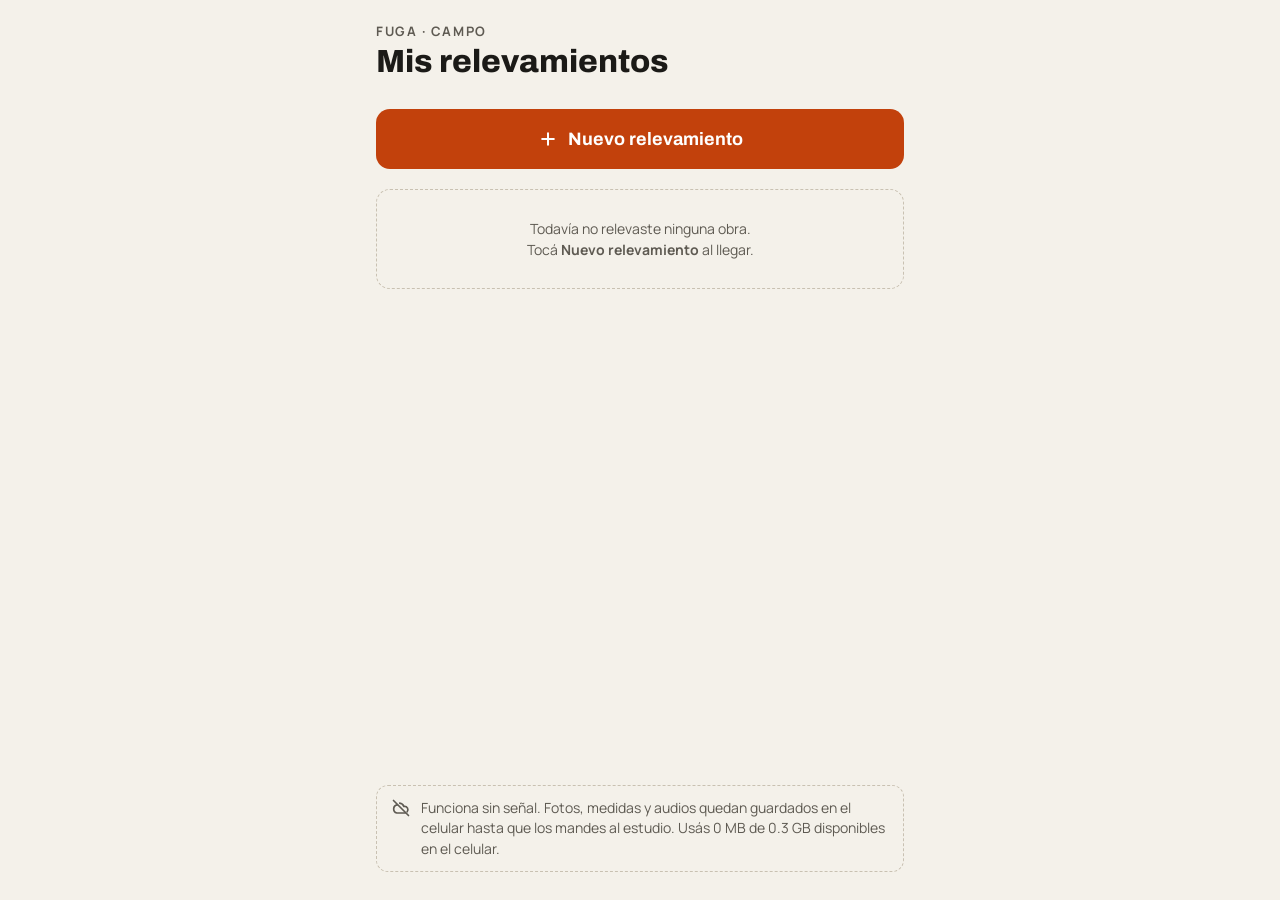
<file: campo/index.html>
<!doctype html>
<html lang="es">
<head>
<meta charset="utf-8">
<meta name="viewport" content="width=device-width, initial-scale=1, viewport-fit=cover">
<meta name="theme-color" content="#F4F1EA">
<meta name="robots" content="noindex">

<meta name="description" content="Relevamiento de obra sin señal: fotos por ambiente, medidas, plano preliminar y charla grabada">
<title>FUGA Campo</title>
<link rel="manifest" href="manifest.webmanifest">
<link rel="icon" href="icono.svg" type="image/svg+xml">
<link rel="apple-touch-icon" href="icono-192.png">
<link rel="preconnect" href="https://fonts.googleapis.com">
<link rel="preconnect" href="https://fonts.gstatic.com" crossorigin>
<link href="https://fonts.googleapis.com/css2?family=Archivo:wght@500;700;800&amp;family=Manrope:wght@400;500;600;700;800&amp;display=swap" rel="stylesheet">
<link rel="stylesheet" href="app.css">
</head>
<body>
<div id="app"><main class="cuerpo"><p class="ayuda">Cargando…</p></main></div>
<noscript>Esta app necesita JavaScript.</noscript>
<script type="module" src="js/app.js"></script>
</body>
</html>
</file>
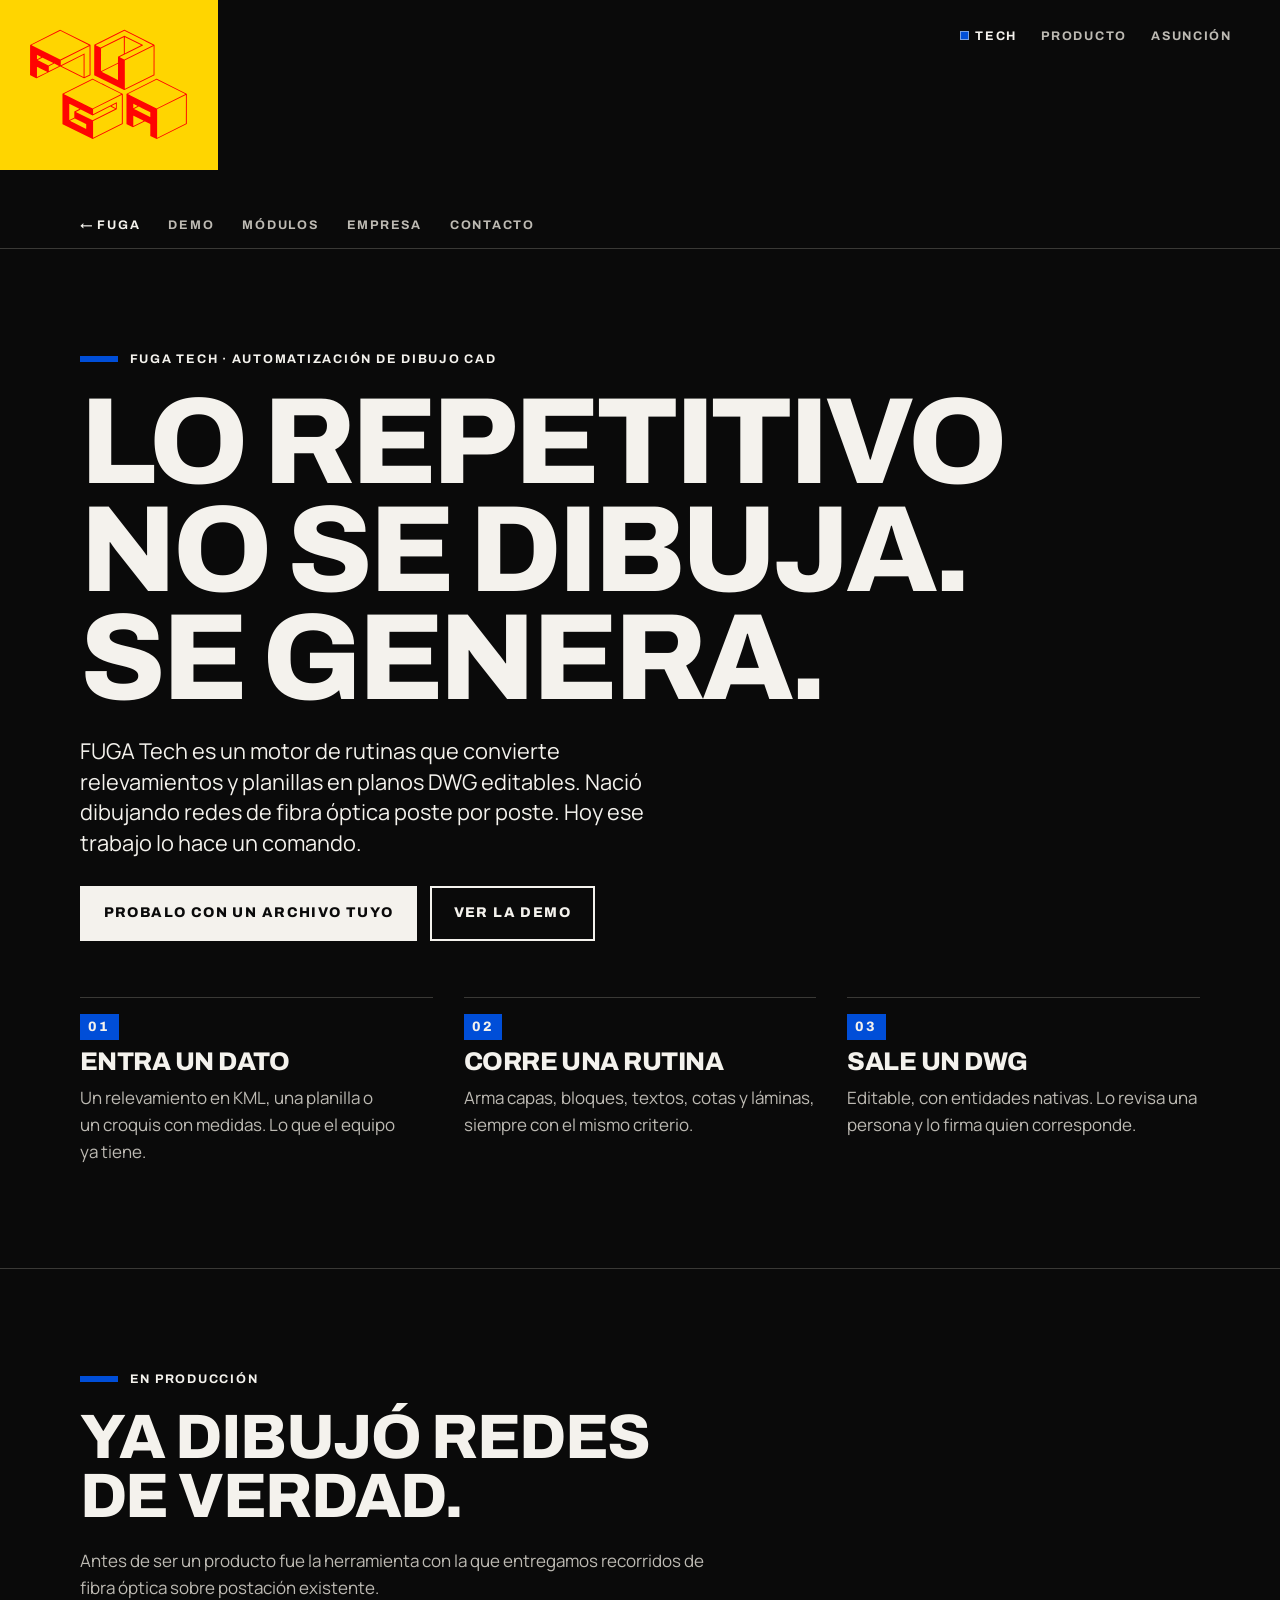
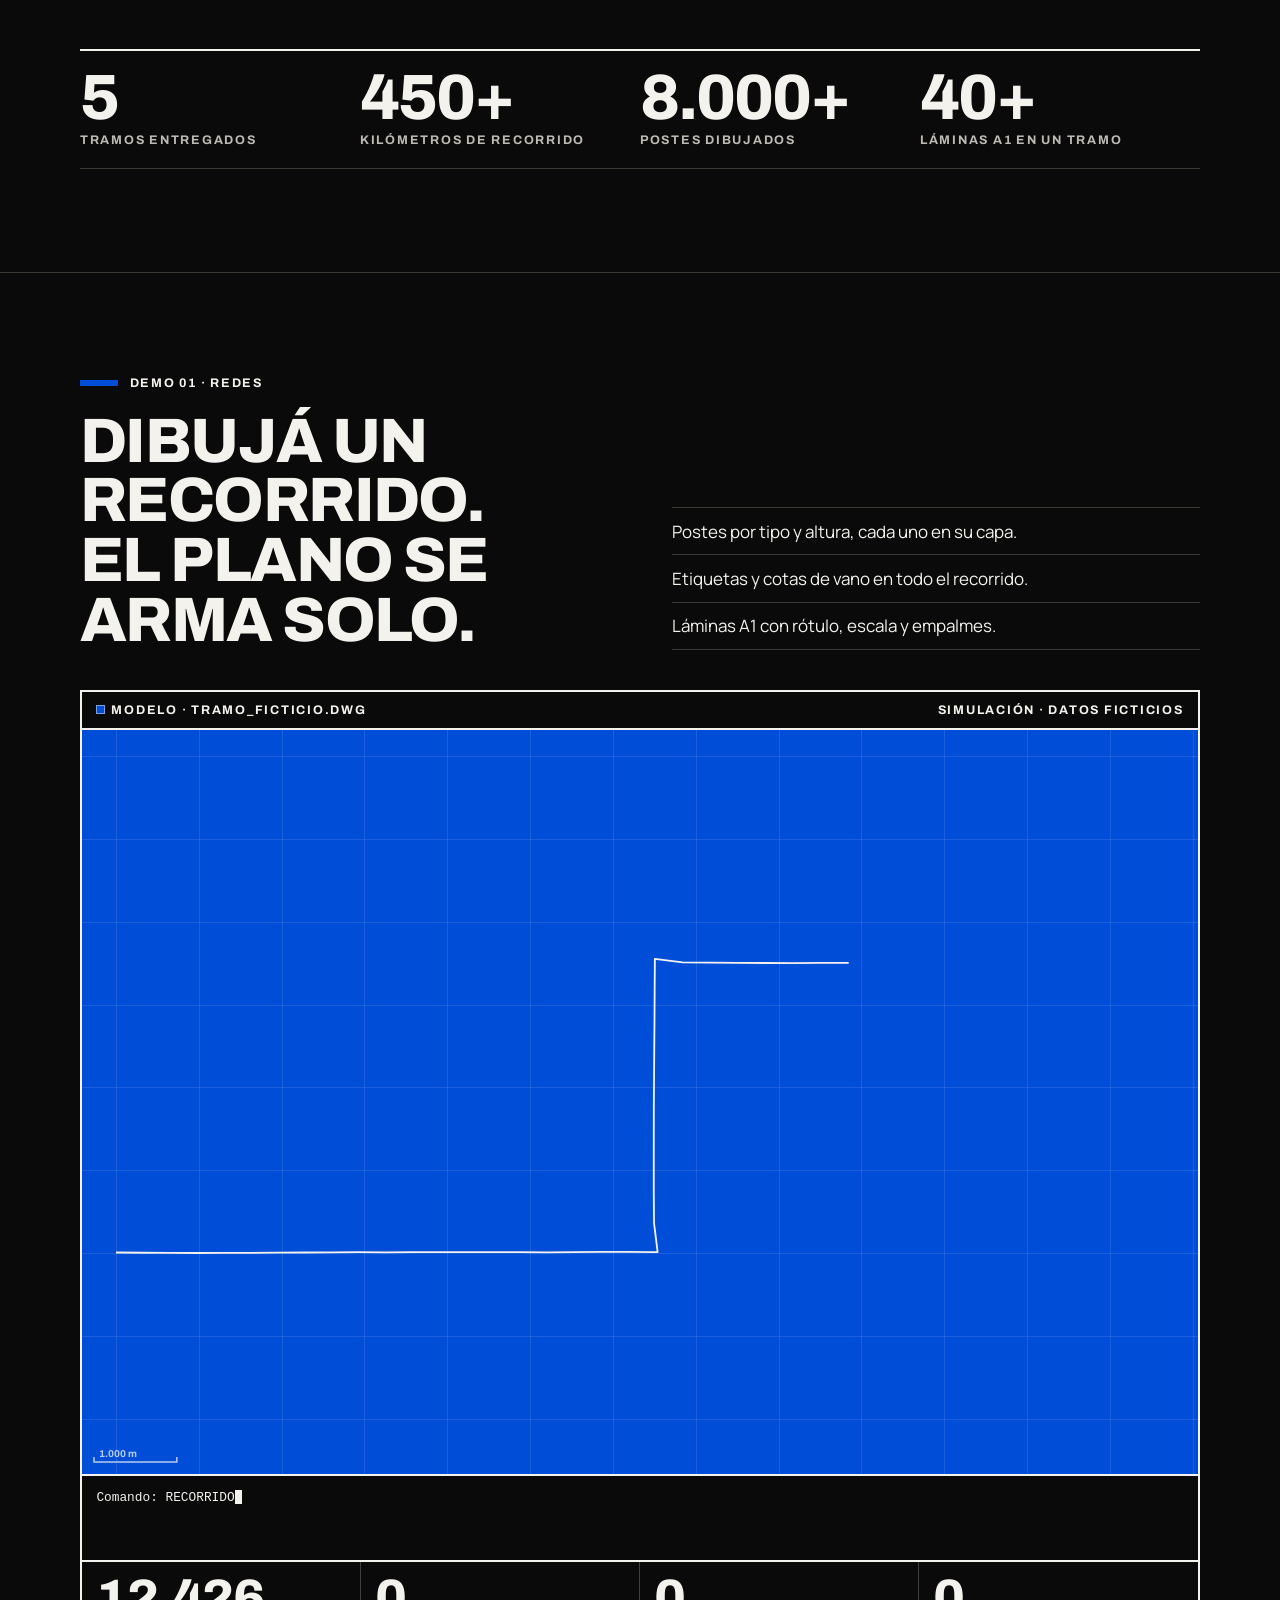
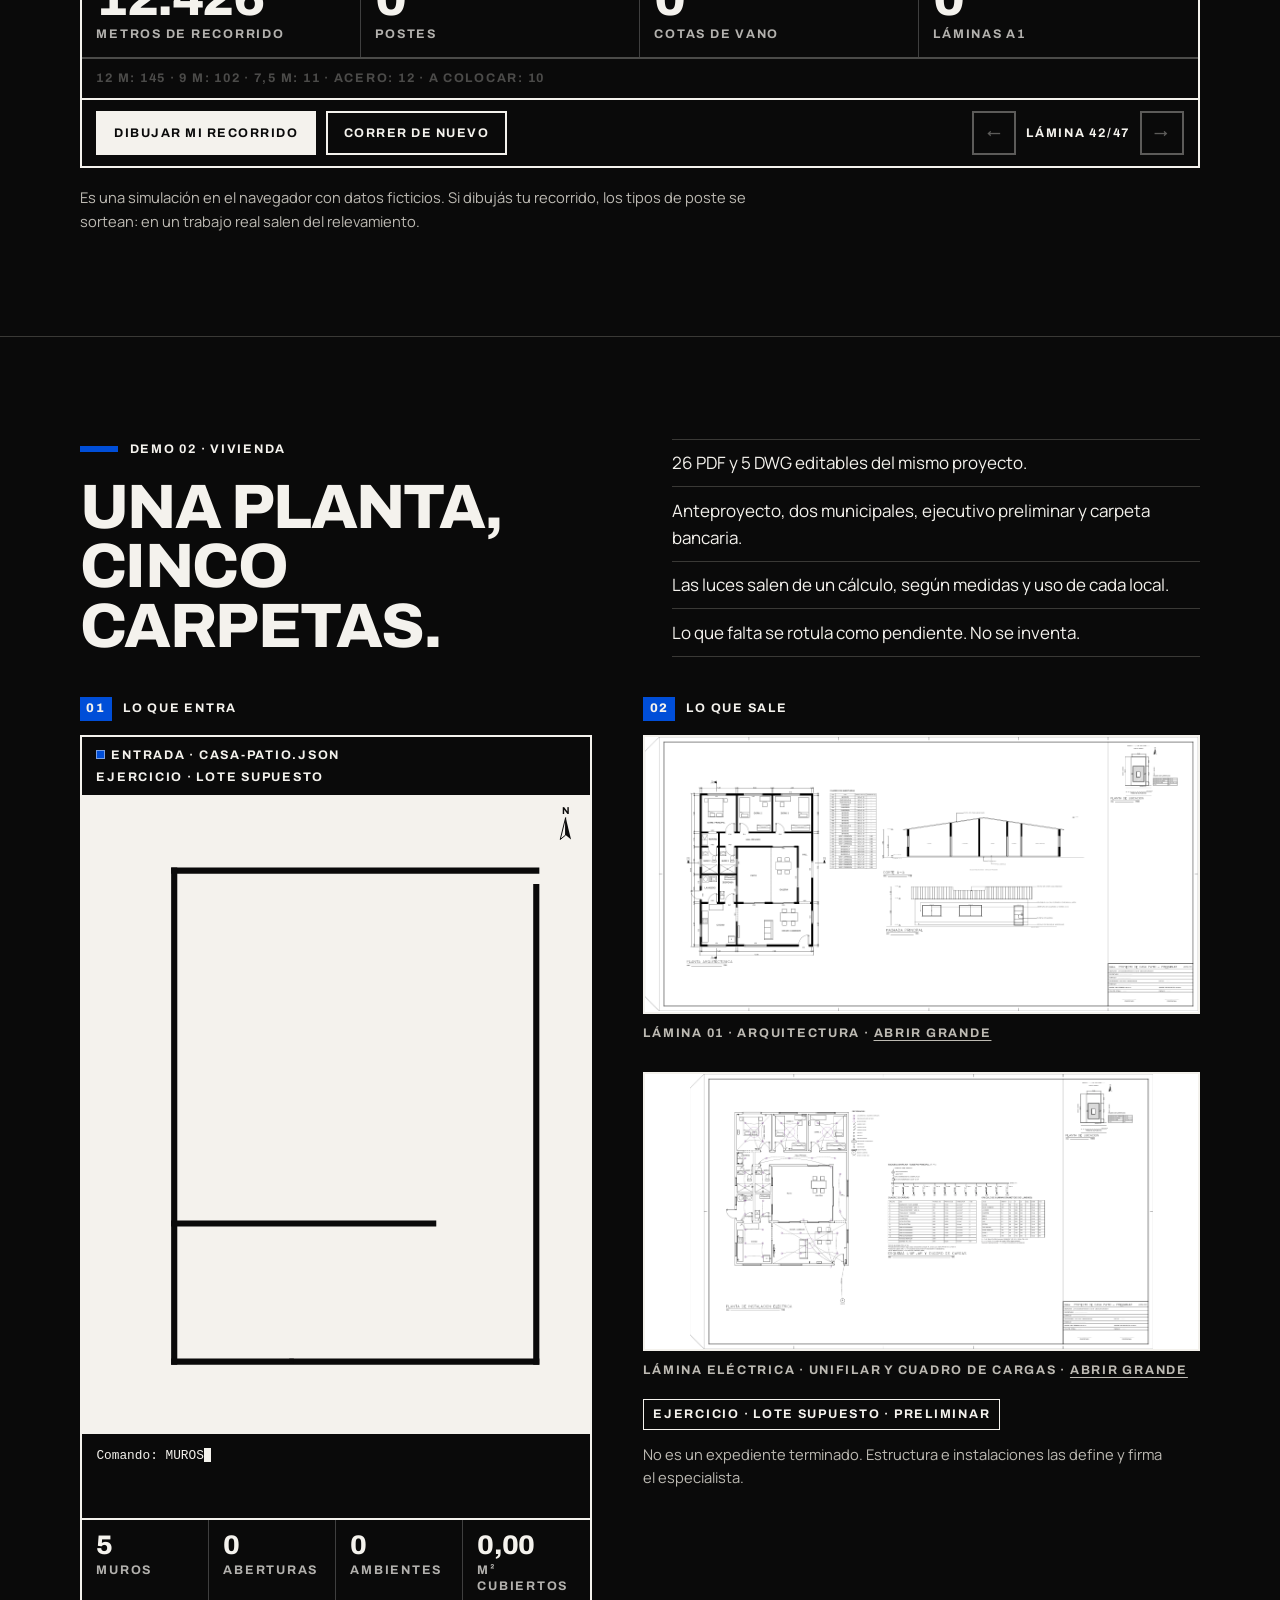
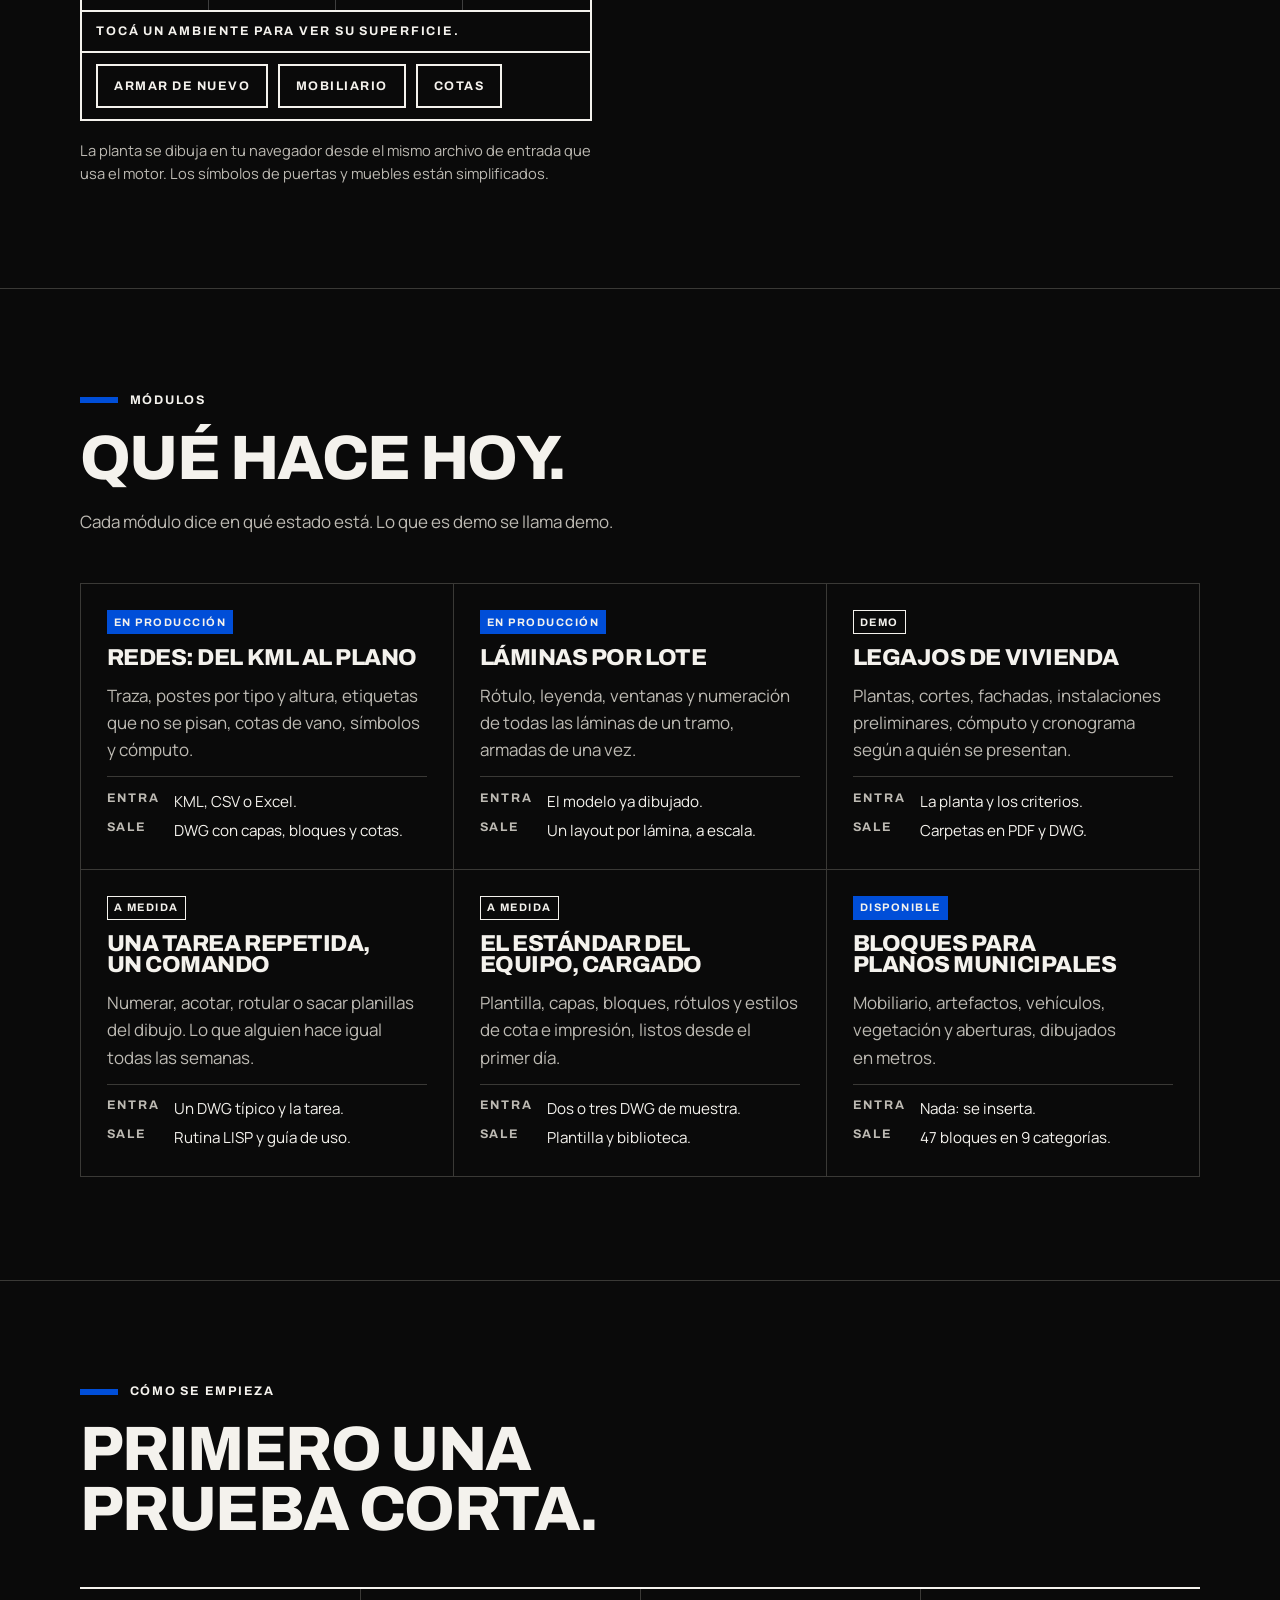
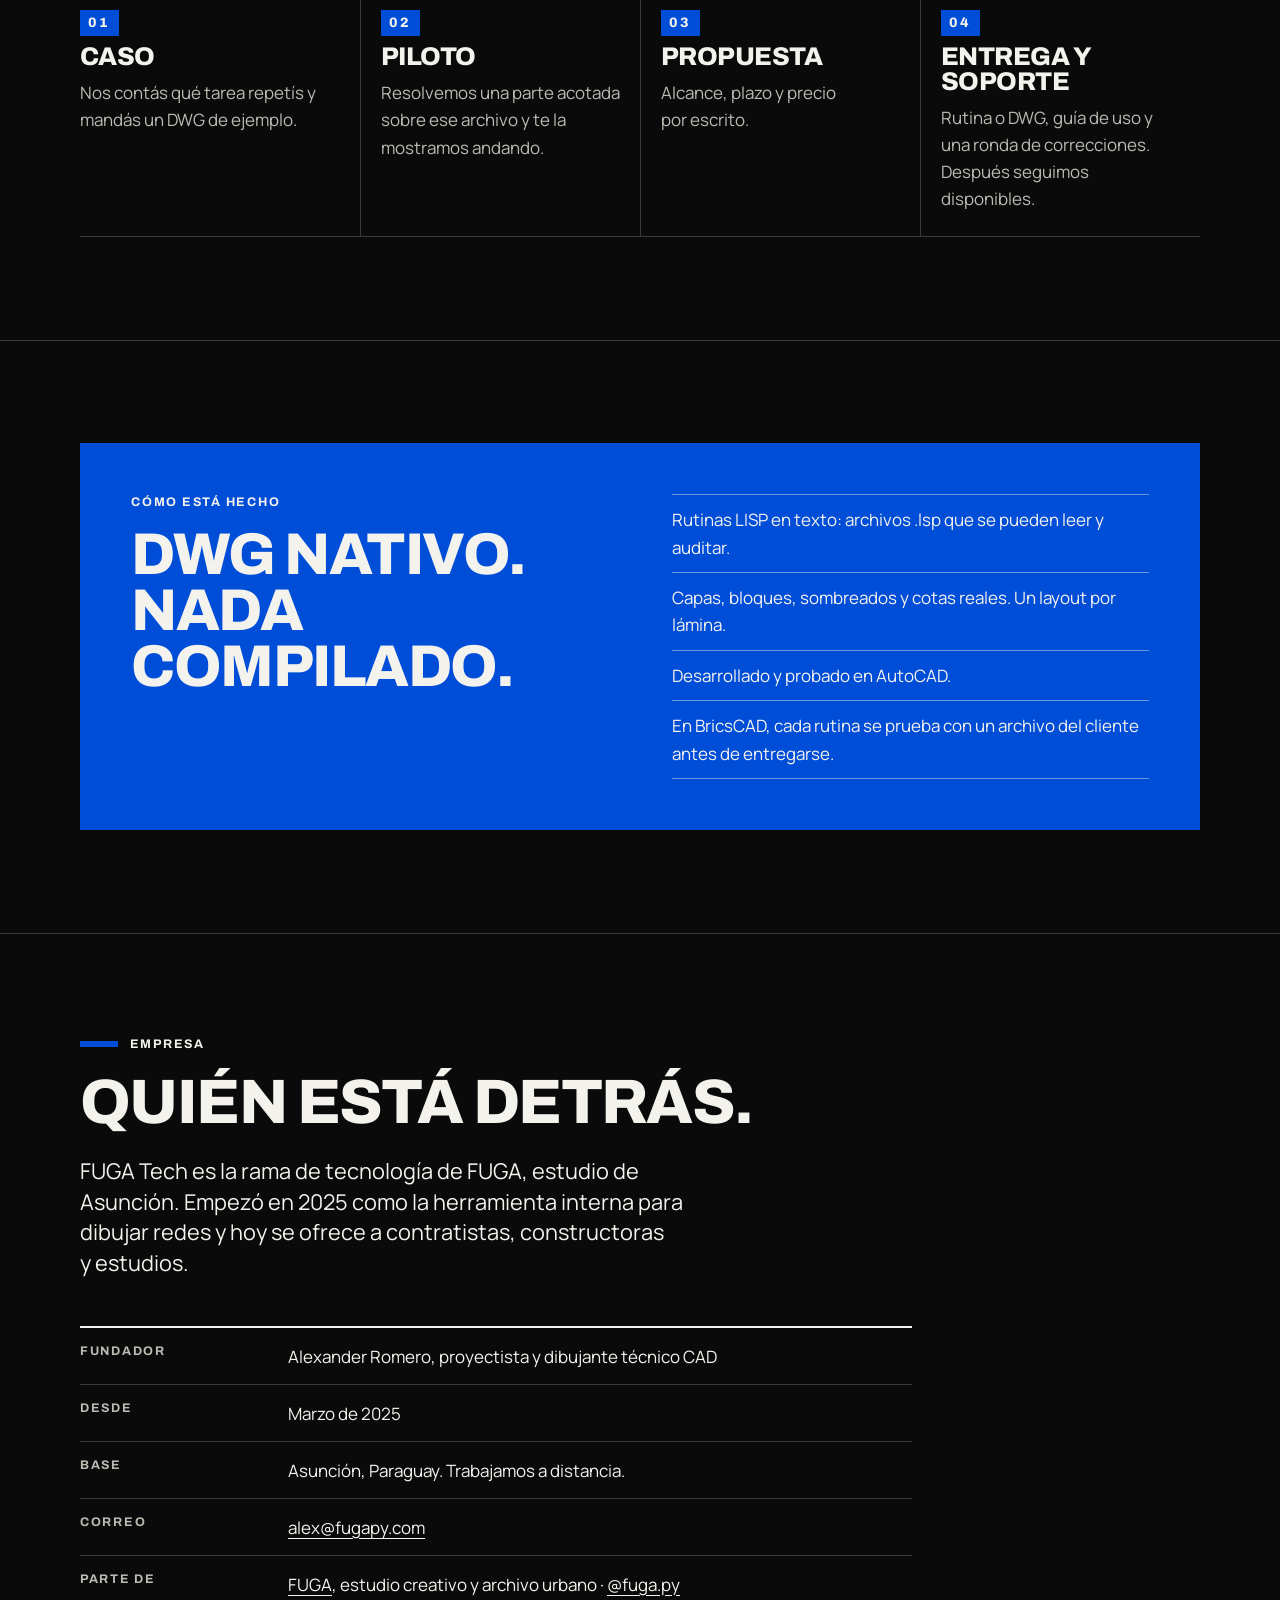
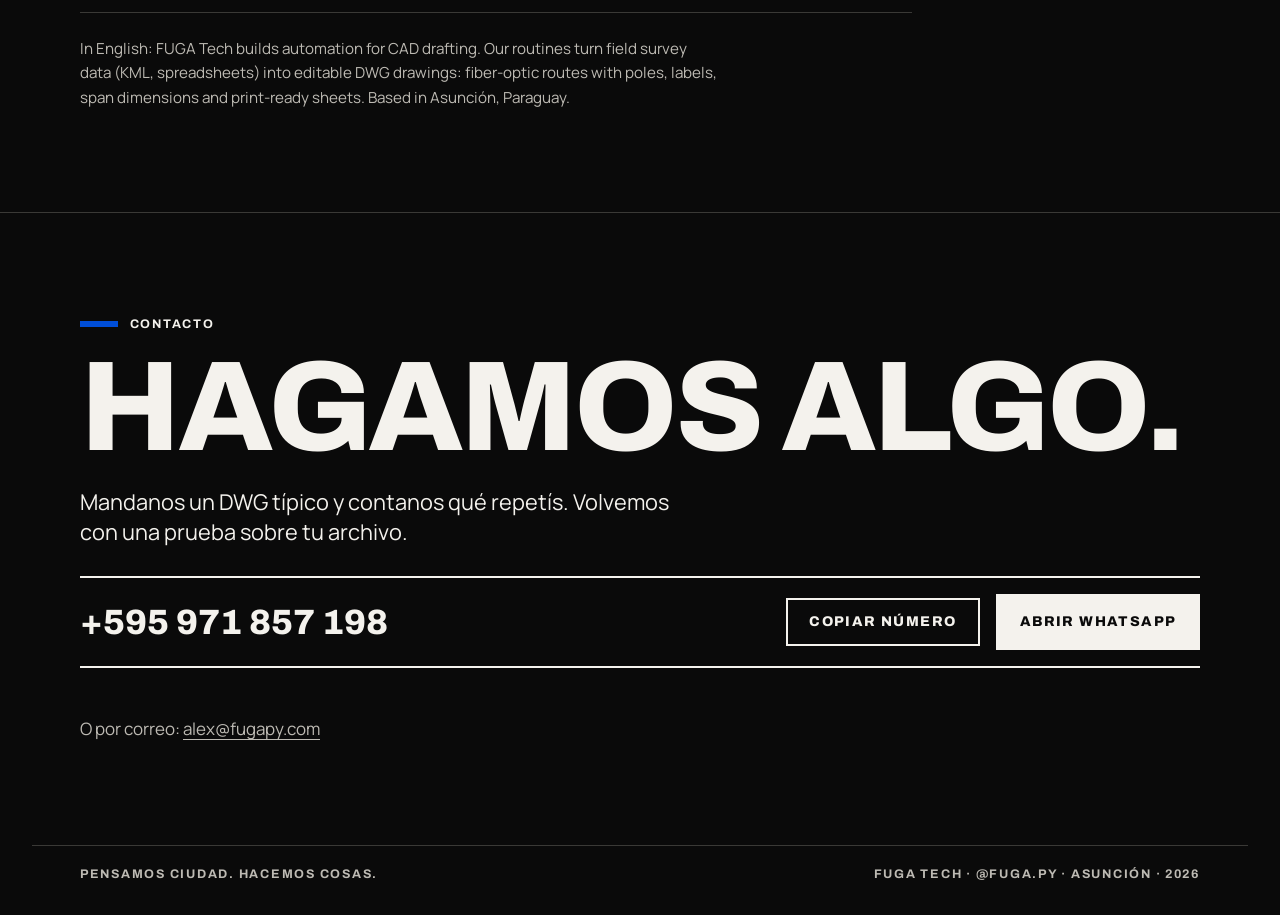
<file: tech/index.html>
<!doctype html>
<html lang="es">
<head>
<meta charset="utf-8">
<meta name="viewport" content="width=device-width, initial-scale=1, viewport-fit=cover">
<title>FUGA Tech · Automatización de dibujo CAD</title>
<meta name="description" content="FUGA Tech convierte relevamientos y planillas en planos DWG editables. Automatización de dibujo CAD para redes, láminas y legajos, hecha en Asunción.">
<meta name="theme-color" content="#0A0A0A">
<link rel="canonical" href="https://fugapy.com/tech/">
<link rel="icon" href="/favicon.svg" type="image/svg+xml">
<link rel="icon" href="/favicon.png" sizes="96x96" type="image/png">
<link rel="apple-touch-icon" href="/apple-touch-icon.png">
<meta property="og:type" content="website">
<meta property="og:site_name" content="FUGA Tech">
<meta property="og:title" content="FUGA Tech · Automatización de dibujo CAD">
<meta property="og:description" content="Lo repetitivo no se dibuja. Se genera. De un relevamiento a un plano DWG editable.">
<meta property="og:url" content="https://fugapy.com/tech/">
<meta property="og:image" content="https://fugapy.com/og-tech.png">
<meta property="og:image:width" content="1200">
<meta property="og:image:height" content="630">
<meta property="og:locale" content="es_PY">
<meta name="twitter:card" content="summary_large_image">
<script type="application/ld+json">
{
  "@context": "https://schema.org",
  "@type": "Organization",
  "name": "FUGA Tech",
  "url": "https://fugapy.com/tech/",
  "logo": "https://fugapy.com/apple-touch-icon.png",
  "description": "FUGA Tech builds automation for CAD drafting: routines that turn field survey data into editable DWG drawings.",
  "foundingDate": "2025-03",
  "email": "alex@fugapy.com",
  "telephone": "+595971857198",
  "address": { "@type": "PostalAddress", "addressLocality": "Asunción", "addressCountry": "PY" },
  "founder": { "@type": "Person", "name": "Alexander Romero", "jobTitle": "Founder" },
  "parentOrganization": { "@type": "Organization", "name": "FUGA", "url": "https://fugapy.com/" },
  "sameAs": ["https://www.instagram.com/fuga.py/"]
}
</script>
<link rel="preconnect" href="https://fonts.googleapis.com">
<link rel="preconnect" href="https://fonts.gstatic.com" crossorigin>
<link rel="stylesheet" href="https://fonts.googleapis.com/css2?family=Archivo:wght@500;700;800&family=Manrope:wght@400;600;700&display=swap">
<link rel="stylesheet" href="/assets/demo.css?v=3">
<style>
html,body{margin:0}img{max-width:100%}[hidden]{display:none!important}
/* Pieza TECH de una sola columna con cabecera de pieza FUGA. Tinta de base, azul como único color dominante
   (modelo CAD y bloques de afirmación), logo en su bloque amarillo original. El plano que se dibuja es la única animación. */
:root {
  --ink: #0A0A0A;
  --paper: #F4F2ED;
  --blue: #004ED8;      /* TECH: color dominante de la pieza */
  --yellow: #FFD500;    /* solo fondo original del logo */
  --red: #FF0402;       /* solo logo */
  --mute: #BDBAB3;
  --line: #3A3936;

  --f-title: "Archivo", "Arial Black", "Helvetica Neue", Arial, sans-serif;
  --f-body: "Manrope", system-ui, -apple-system, "Segoe UI", sans-serif;
  --f-mono: ui-monospace, "Cascadia Mono", Consolas, Menlo, monospace;

  --gutter: clamp(1.25rem, 4vw, 3rem);
  --max: 76rem;
  color-scheme: dark;
}
* { box-sizing: border-box; }
html { scroll-behavior: smooth; -webkit-text-size-adjust: 100%; }
@media (prefers-reduced-motion: reduce) { html { scroll-behavior: auto; } }
body { background: var(--ink); color: var(--paper); font-family: var(--f-body); font-size: 1.0625rem; line-height: 1.6; -webkit-font-smoothing: antialiased; overflow-x: hidden; }
a { color: inherit; text-underline-offset: .25em; }
h1, h2, h3 { margin: 0; font-family: var(--f-title); font-weight: 800; text-transform: uppercase; letter-spacing: -.025em; line-height: .95; text-wrap: balance; }
p, ul, ol, dl, dd, figure { margin: 0; }
p { text-wrap: pretty; }
:focus-visible { outline: 2px solid var(--yellow); outline-offset: 3px; }
::selection { background: var(--yellow); color: var(--ink); }
[id] { scroll-margin-top: 5rem; }

.wrap { width: 100%; max-width: var(--max); margin-inline: auto; padding-inline: var(--gutter); }
.label { font-family: var(--f-title); font-weight: 700; font-size: .78rem; line-height: 1.35; letter-spacing: .14em; text-transform: uppercase; }
.sq { display: inline-block; width: .7em; height: .7em; margin-right: .5em; vertical-align: .02em; background: var(--blue); outline: 1px solid rgba(244, 242, 237, .5); outline-offset: -1px; }
.mute { color: var(--mute); }
.skip { position: absolute; left: var(--gutter); top: -4rem; z-index: 50; background: var(--paper); color: var(--ink); padding: .6rem 1rem; text-decoration: none; }
.skip:focus { top: calc(env(safe-area-inset-top, 0px) + .5rem); }

/* Cabecera de pieza */
.top { display: flex; justify-content: space-between; align-items: flex-start; gap: 1rem; }
.logo { display: block; background: var(--yellow); width: clamp(160px, 17vw, 220px); padding: clamp(22px, 2.3vw, 30px); line-height: 0; flex: none; }
.logo svg { width: 100%; height: auto; display: block; }
.logo path { fill: var(--red); }
.tag { display: flex; flex-wrap: wrap; justify-content: flex-end; gap: .4rem 1.5rem; padding: clamp(1.1rem, 2.4vw, 1.75rem) var(--gutter) 0 0; }
.tag span + span { color: var(--mute); }

/* Selector de vista */
.vistas { position: sticky; top: env(safe-area-inset-top, 0px); z-index: 20; background: var(--ink); border-bottom: 1px solid var(--line); margin-top: clamp(1.25rem, 3vw, 2rem); }
.vistas .wrap { display: flex; gap: 0; }
.vistas button { font: inherit; color: var(--mute); background: transparent; border: 0; border-bottom: 4px solid transparent; padding: 1rem 0 .8rem; margin-right: 2rem; cursor: pointer; min-height: 3rem; }
.vistas button[aria-selected="true"] { color: var(--paper); border-bottom-color: var(--blue); }
.vistas button:hover { color: var(--paper); }

/* Secciones */
.sec { padding-block: clamp(3.25rem, 8vw, 6.5rem); border-top: 1px solid var(--line); }
.sec:first-child { border-top: 0; }
.lab { display: flex; align-items: center; gap: .9em; margin-bottom: 1.25rem; }
.lab::before { content: ""; width: clamp(28px, 3vw, 52px); height: 6px; background: var(--blue); flex: none; }
.sec h1 { font-size: clamp(2.9rem, 9.6vw, 8.2rem); line-height: .88; letter-spacing: -.035em; }
.sec h2 { font-size: clamp(2rem, 4.9vw, 4rem); max-width: 18ch; }
.lead { font-size: clamp(1.1rem, 1.7vw, 1.45rem); line-height: 1.4; max-width: 38rem; margin-top: 1.5rem; }
.intro { max-width: 40rem; margin-top: 1.25rem; color: var(--mute); }

.trio { list-style: none; padding: 0; margin-top: clamp(2rem, 5vw, 3.5rem); display: grid; grid-template-columns: repeat(3, minmax(0, 1fr)); gap: clamp(1rem, 2.4vw, 2.5rem); }
@media (max-width: 760px) { .trio { grid-template-columns: minmax(0, 1fr); } }
.trio li { border-top: 1px solid var(--line); padding-top: 1rem; display: grid; gap: .6rem; align-content: start; min-width: 0; }
.num { justify-self: start; font-family: var(--f-title); font-weight: 800; font-size: .85rem; letter-spacing: .16em; background: var(--blue); color: var(--paper); padding: .45em .6em; line-height: 1; font-variant-numeric: tabular-nums; }
.trio h3, .pasos h3 { font-size: clamp(1.3rem, 2vw, 1.75rem); letter-spacing: -.02em; }
.trio p, .pasos p { color: var(--mute); }

/* Demo */
.demo-head { display: grid; grid-template-columns: minmax(0, 1fr) minmax(0, 1fr); gap: 1.5rem clamp(2rem, 5vw, 4rem); align-items: end; margin-bottom: clamp(1.5rem, 4vw, 2.5rem); }
@media (max-width: 820px) { .demo-head { grid-template-columns: minmax(0, 1fr); } }
.hechos { list-style: none; padding: 0; }
.hechos li { border-top: 1px solid var(--line); padding: .6rem 0; }
.hechos li:last-child { border-bottom: 1px solid var(--line); }
.cad { --cad-bg: #004ED8; --cad-line: #F4F2ED; --cad-dim: #B9CBF2; }
.sello { display: inline-block; border: 1px solid var(--paper); padding: .5em .7em; }
.nota { font-size: .92rem; color: var(--mute); max-width: 42rem; }
.pie { display: flex; flex-wrap: wrap; gap: .8rem 1.5rem; align-items: center; margin-top: 1.25rem; }

.laminas { display: grid; grid-template-columns: repeat(2, minmax(0, 1fr)); gap: clamp(1rem, 2.4vw, 2rem); margin-top: clamp(1.5rem, 4vw, 2.5rem); }
@media (max-width: 820px) { .laminas { grid-template-columns: minmax(0, 1fr); } }
.lamina { min-width: 0; display: grid; gap: .7rem; align-content: start; }
.lamina img { display: block; width: 100%; height: auto; aspect-ratio: 2 / 1; object-fit: contain; background: #FFFFFF; }
.lamina figcaption { color: var(--mute); }

/* Catálogo */
.cards { display: grid; grid-template-columns: repeat(3, minmax(0, 1fr)); gap: 1px; background: var(--line); border: 1px solid var(--line); margin-top: clamp(1.75rem, 4vw, 3rem); }
@media (max-width: 960px) { .cards { grid-template-columns: repeat(2, minmax(0, 1fr)); } }
@media (max-width: 600px) { .cards { grid-template-columns: minmax(0, 1fr); } }
.card { background: var(--ink); padding: clamp(1.1rem, 2vw, 1.75rem); display: grid; gap: .8rem; align-content: start; min-width: 0; }
.card .k { color: var(--mute); }
.card h3 { font-size: clamp(1.25rem, 1.8vw, 1.6rem); letter-spacing: -.02em; }
.card p { color: var(--mute); }
.io { display: grid; grid-template-columns: auto minmax(0, 1fr); gap: .3rem .9rem; border-top: 1px solid var(--line); padding-top: .8rem; font-size: .95rem; }
.io dt { color: var(--mute); }

/* Filas: para quién, preguntas, datos */
.filas { list-style: none; padding: 0; margin-top: clamp(1.75rem, 4vw, 3rem); border-top: 2px solid var(--paper); }
.filas li { display: grid; grid-template-columns: minmax(0, 20rem) minmax(0, 1fr); gap: .4rem 2.5rem; padding-block: 1.1rem; border-bottom: 1px solid var(--line); }
@media (max-width: 760px) { .filas li { grid-template-columns: minmax(0, 1fr); } }
.filas h3 { font-size: 1.2rem; letter-spacing: -.01em; line-height: 1.1; }
.filas p { color: var(--mute); }
.simple { list-style: none; padding: 0; margin-top: clamp(1.5rem, 3.5vw, 2.5rem); border-top: 2px solid var(--paper); max-width: 52rem; }
.simple li { padding-block: .95rem; border-bottom: 1px solid var(--line); }
.simple li strong { font-weight: 700; }
.simple li span { color: var(--mute); }

.pasos { list-style: none; padding: 0; margin-top: clamp(1.75rem, 4vw, 3rem); display: grid; grid-template-columns: repeat(4, minmax(0, 1fr)); border-top: 2px solid var(--paper); }
@media (max-width: 900px) { .pasos { grid-template-columns: minmax(0, 1fr); } }
.pasos li { display: grid; gap: .6rem; align-content: start; padding: 1.3rem 1.25rem 1.5rem 0; border-bottom: 1px solid var(--line); min-width: 0; }
@media (min-width: 901px) { .pasos li + li { padding-left: 1.25rem; border-left: 1px solid var(--line); } }

/* Bloque azul de afirmación */
.bloque { background: var(--blue); color: var(--paper); padding: clamp(1.5rem, 4vw, 3.25rem); display: grid; grid-template-columns: minmax(0, 1fr) minmax(0, 1fr); gap: 1.5rem clamp(2rem, 5vw, 4rem); align-items: start; }
@media (max-width: 820px) { .bloque { grid-template-columns: minmax(0, 1fr); } }
.bloque h2 { font-size: clamp(2rem, 4.6vw, 3.8rem); }
.bloque ul { list-style: none; padding: 0; }
.bloque li { border-top: 1px solid rgba(244, 242, 237, .45); padding: .7rem 0; }
.bloque li:last-child { border-bottom: 1px solid rgba(244, 242, 237, .45); }

/* Tabla quién hace qué */
.tabla-wrap { overflow-x: auto; margin-top: clamp(1.5rem, 3.5vw, 2.5rem); }
table { border-collapse: collapse; width: 100%; min-width: 34rem; }
th, td { text-align: left; vertical-align: top; padding: .9rem 1.25rem .9rem 0; border-bottom: 1px solid var(--line); }
thead th { border-bottom: 2px solid var(--paper); }
td { color: var(--mute); }
tbody th { font-weight: 700; color: var(--paper); }

.aviso { background: var(--blue); color: var(--paper); }
.aviso .wrap { padding-block: .8rem; display: flex; flex-wrap: wrap; justify-content: space-between; gap: .3rem 2rem; }
.cita { font-family: var(--f-title); font-weight: 800; text-transform: uppercase; letter-spacing: -.02em; line-height: 1; font-size: clamp(1.5rem, 3.4vw, 2.6rem); max-width: 24ch; margin-top: clamp(1.5rem, 4vw, 2.5rem); border-left: 6px solid var(--blue); padding-left: clamp(1rem, 2vw, 1.5rem); text-wrap: balance; }
code { font-family: var(--f-mono); font-size: .92em; border: 1px solid var(--line); padding: .05em .35em; }
.orden { padding: 0; margin-top: 1.25rem; list-style: none; counter-reset: o; max-width: 44rem; }
.orden li { counter-increment: o; display: grid; grid-template-columns: 2.4rem minmax(0, 1fr); padding-block: .7rem; border-bottom: 1px solid var(--line); }
.orden li::before { content: counter(o, decimal-leading-zero); font-family: var(--f-title); font-weight: 800; letter-spacing: .08em; color: var(--mute); font-variant-numeric: tabular-nums; }
.sub { font-size: 1.2rem; letter-spacing: -.01em; margin-top: clamp(2rem, 4vw, 3rem); }

.numero { display: flex; flex-wrap: wrap; align-items: center; gap: 1rem; border-top: 2px solid var(--paper); border-bottom: 2px solid var(--paper); padding-block: 1rem; margin-top: 1.75rem; }
.numero output { font-family: var(--f-title); font-weight: 800; font-size: clamp(1.4rem, 3.6vw, 2.2rem); margin-right: auto; user-select: all; -webkit-user-select: all; font-variant-numeric: tabular-nums; }
.btn { display: inline-flex; align-items: center; justify-content: center; font-family: var(--f-title); font-weight: 800; font-size: .88rem; letter-spacing: .1em; text-transform: uppercase; text-decoration: none; padding: .9rem 1.35rem; min-height: 3rem; border: 2px solid var(--paper); background: transparent; color: var(--paper); cursor: pointer; }
.btn:hover { background: var(--paper); color: var(--ink); }
.btn-solid { background: var(--paper); color: var(--ink); }
.btn-solid:hover { background: transparent; color: var(--paper); }
.fuentes { list-style: none; padding: 0; margin-top: 1.25rem; display: grid; gap: .5rem; font-size: .95rem; color: var(--mute); }

footer .wrap { display: flex; flex-wrap: wrap; justify-content: space-between; gap: .5rem 2rem; padding-block: 1.25rem 2rem; border-top: 1px solid var(--line); color: var(--mute); }

/* ---- Propio de la página de producto ---- */
.logo { text-decoration: none; }
.nav { position: sticky; top: env(safe-area-inset-top, 0px); z-index: 20; background: var(--ink); border-bottom: 1px solid var(--line); margin-top: clamp(1.25rem, 3vw, 2rem); }
.nav ul { list-style: none; margin: 0; padding: 0; display: flex; flex-wrap: nowrap; gap: 0 1.75rem; overflow-x: auto; scrollbar-width: none; white-space: nowrap; }
.nav ul::-webkit-scrollbar { display: none; }
.nav a { display: block; color: var(--mute); text-decoration: none; padding: .95rem 0 .85rem; }
.nav a:hover { color: var(--paper); }
.nav li:first-child a { color: var(--paper); }
.ctas { display: flex; flex-wrap: wrap; gap: .8rem; margin-top: 1.75rem; }
.cifras { margin: clamp(2rem, 5vw, 3rem) 0 0; display: grid; grid-template-columns: repeat(4, minmax(0, 1fr)); border-top: 2px solid var(--paper); }
@media (max-width: 760px) { .cifras { grid-template-columns: repeat(2, minmax(0, 1fr)); } }
.cifras div { padding: 1.1rem 1rem 1.2rem 0; border-bottom: 1px solid var(--line); display: grid; gap: .35rem; align-content: start; min-width: 0; }
.cifras dt { order: 2; color: var(--mute); }
.cifras dd { order: 1; font-family: var(--f-title); font-weight: 800; font-size: clamp(2.2rem, 5.2vw, 4rem); line-height: .9; letter-spacing: -.03em; font-variant-numeric: tabular-nums; }
.card .estado { justify-self: start; border: 1px solid var(--paper); padding: .35em .55em; font-size: .68rem; }
.card .estado--on { background: var(--blue); border-color: var(--blue); }
.ficha { margin: clamp(1.75rem, 4vw, 3rem) 0 0; border-top: 2px solid var(--paper); max-width: 52rem; }
.ficha div { display: grid; grid-template-columns: minmax(0, 11rem) minmax(0, 1fr); gap: .2rem 2rem; padding-block: .9rem; border-bottom: 1px solid var(--line); }
@media (max-width: 560px) { .ficha div { grid-template-columns: minmax(0, 1fr); } }
.ficha dt { color: var(--mute); }
.ficha dd { min-width: 0; overflow-wrap: anywhere; }
.en { margin-top: 1.5rem; max-width: 40rem; color: var(--mute); font-size: .95rem; }
.viv { display: grid; grid-template-columns: minmax(0, .92fr) minmax(0, 1fr); gap: clamp(1.5rem, 4vw, 3.5rem); align-items: start; margin-top: clamp(1.5rem, 4vw, 2.5rem); }
@media (max-width: 900px) { .viv { grid-template-columns: minmax(0, 1fr); } }
.viv .laminas { grid-template-columns: minmax(0, 1fr); margin-top: 0; }
.viv .lamina img { border: 2px solid var(--paper); }
.viv .lamina a { color: inherit; }
.viv .cad-stats dd { font-size: clamp(1.5rem, 2.1vw, 1.8rem); }
@media (max-width: 900px) { .viv .cad-stats dd { font-size: clamp(1.9rem, 6vw, 2.6rem); } }
.paso { display: flex; align-items: center; gap: .7rem; margin-bottom: .9rem; }
.paso b { background: var(--blue); padding: .3em .5em; font-weight: 800; }
.contacto h2 { font-size: clamp(3rem, 10vw, 8rem); line-height: .86; max-width: none; }
</style>
</head>
<body>
<a class="skip" href="#main">Saltar al contenido</a>

<header class="top">
  <a class="logo" href="/" aria-label="FUGA, ir al inicio"><svg viewBox="198 326 683 478" aria-hidden="true"><path fill-rule="evenodd" d="M202.75 394.50 L202.50 524.25 L203.75 525.50 L228.75 537.75 L230.75 538.00 L331.75 487.75 L333.25 487.75 L434.50 538.00 L435.75 538.00 L461.00 525.75 L462.75 524.25 L462.75 395.50 L462.25 394.25 L430.00 378.00 L429.25 378.00 L426.00 376.00 L425.25 376.00 L333.75 330.00 L331.75 329.75 Z M232.25 489.50 L233.75 489.00 L236.50 490.75 L237.25 490.75 L238.50 491.75 L239.25 491.75 L240.50 492.75 L241.25 492.75 L242.50 493.75 L243.25 493.75 L244.50 494.75 L275.50 510.00 L276.00 511.00 L275.50 511.75 L234.75 532.00 L232.75 532.50 L232.25 532.00 Z M327.25 485.25 L325.50 486.75 L284.75 507.00 L284.00 507.00 L283.25 506.25 L283.25 487.75 L283.75 486.50 L304.50 475.75 L307.00 474.75 Z M235.50 459.25 L253.25 450.75 L254.50 449.75 L256.50 449.50 L300.50 471.75 L301.25 471.75 L301.75 472.50 L300.50 473.75 L281.25 483.00 L236.75 460.75 Z M232.25 455.25 L232.25 438.25 L232.75 437.75 L233.75 437.75 L250.50 446.25 L249.25 447.75 L233.75 455.75 Z M433.00 438.25 L433.00 532.25 L432.50 532.75 L337.75 485.50 L338.25 484.75 L431.50 437.75 L432.25 437.50 Z M458.50 399.75 L458.75 521.25 L458.00 522.75 L437.75 532.75 L437.00 532.50 L437.00 431.50 L436.50 431.00 L335.50 481.50 L334.75 481.00 L334.75 461.25 L456.75 399.75 Z M209.75 395.25 L332.75 333.75 L449.75 392.75 L454.50 394.75 L455.00 395.75 L454.25 396.50 L333.25 457.00 L331.75 457.00 L211.00 396.75 Z"/><path fill-rule="evenodd" d="M607.75 329.75 L478.75 394.25 L478.50 524.50 L607.00 588.75 L609.00 589.00 L738.00 524.50 L738.25 395.50 L737.50 394.00 L609.00 329.75 Z M581.00 476.50 L581.00 544.25 L580.25 545.00 L532.00 521.00 L531.25 521.00 L512.25 511.50 L511.25 510.50 L511.50 510.00 L580.00 475.75 Z M733.75 399.50 L734.25 400.50 L734.00 522.00 L733.25 522.75 L611.50 583.50 L610.50 583.50 L610.25 461.25 L611.25 460.25 L732.25 399.75 Z M610.25 429.75 L610.50 361.25 L611.50 361.25 L679.75 395.25 L678.00 397.00 L619.50 426.00 L618.25 427.00 L617.50 427.00 L616.25 428.00 L615.50 428.00 L614.25 429.00 L613.50 429.00 L612.25 430.00 L610.75 430.25 Z M606.00 361.25 L606.25 432.25 L604.00 434.00 L581.00 445.50 L580.75 470.75 L579.00 472.00 L518.50 502.00 L517.25 503.00 L508.25 507.00 L507.75 506.50 L508.00 410.00 L511.50 407.75 L512.25 407.75 L513.50 406.75 L514.25 406.75 L515.50 405.75 L516.25 405.75 L605.50 361.00 Z M485.50 395.25 L508.50 383.75 L509.25 383.75 L510.50 382.75 L511.25 382.75 L512.50 381.75 L513.25 381.75 L514.50 380.75 L608.50 333.75 L690.25 374.75 L691.50 375.75 L692.25 375.75 L693.50 376.75 L694.25 376.75 L695.50 377.75 L696.25 377.75 L697.50 378.75 L698.25 378.75 L699.50 379.75 L700.25 379.75 L701.50 380.75 L729.50 394.75 L730.25 394.75 L730.75 395.50 L729.50 396.75 L609.00 457.00 L607.50 457.00 L588.75 447.50 L588.00 446.25 L688.00 396.50 L689.00 395.25 L608.50 355.00 L506.75 406.00 L505.25 406.00 L486.75 396.75 Z"/><path fill-rule="evenodd" d="M471.00 540.00 L342.00 605.00 L342.00 734.75 L342.50 735.50 L472.00 799.75 L601.25 735.25 L601.75 734.25 L601.75 605.50 L600.50 604.25 L527.50 568.00 L526.25 567.00 L525.50 567.00 L524.25 566.00 L523.50 566.00 L522.25 565.00 L521.50 565.00 L520.25 564.00 L519.50 564.00 L518.25 563.00 L517.50 563.00 L516.25 562.00 L515.50 562.00 L514.25 561.00 L513.50 561.00 L512.25 560.00 L511.50 560.00 L510.25 559.00 L509.50 559.00 L472.50 540.00 Z M374.75 721.25 L376.00 720.00 L394.00 710.75 L395.75 710.75 L443.25 734.50 L444.25 735.50 L444.25 754.50 L443.75 755.25 L441.75 754.75 L382.25 725.00 L381.50 725.00 Z M568.50 669.75 L568.00 670.75 L471.75 718.75 L401.50 683.75 L400.25 682.50 L400.75 681.75 L405.75 679.75 L420.00 672.50 L421.00 672.50 L471.75 697.75 L547.50 659.75 L549.00 659.75 L553.25 661.75 L554.50 662.75 L568.00 669.00 Z M371.75 648.25 L373.75 648.75 L414.50 669.00 L415.00 669.75 L414.50 670.75 L393.00 681.50 L393.00 706.50 L392.00 707.50 L372.50 717.25 L371.25 716.25 L371.25 648.75 Z M572.00 648.50 L572.00 665.75 L571.50 666.50 L553.75 657.50 L555.00 656.00 L571.00 648.00 Z M597.50 610.00 L597.50 732.25 L596.75 733.00 L474.25 794.00 L473.75 793.50 L473.75 722.50 L474.50 721.75 L575.75 671.50 L576.00 642.00 L575.00 641.75 L475.50 691.25 L474.75 692.00 L473.75 691.50 L473.75 671.50 L474.50 670.75 L596.25 610.00 Z M349.00 606.50 L350.25 605.00 L471.00 544.50 L473.00 544.75 L521.50 569.50 L589.00 603.00 L594.25 606.25 L593.50 607.00 L471.75 667.75 Z"/><path fill-rule="evenodd" d="M746.50 540.00 L618.50 604.25 L617.50 605.25 L617.50 734.75 L618.50 735.75 L645.25 748.75 L695.00 723.75 L697.50 723.75 L718.00 734.00 L720.00 735.50 L720.00 786.00 L747.50 799.75 L876.75 735.25 L877.25 734.25 L877.25 605.50 L876.00 604.25 L748.00 540.00 Z M646.75 699.50 L647.75 699.00 L689.50 720.00 L690.75 721.50 L647.25 743.00 L646.75 742.50 Z M650.50 669.75 L651.50 668.75 L652.25 668.75 L669.75 659.75 L671.25 659.75 L684.75 666.75 L718.00 682.75 L720.00 684.50 L720.00 704.25 L719.00 704.75 L665.50 678.00 L664.25 677.00 L651.50 671.00 Z M646.75 648.50 L647.75 648.00 L654.75 651.75 L655.50 651.75 L664.00 656.00 L665.25 657.50 L647.25 666.50 L646.75 665.50 Z M872.50 609.75 L873.25 610.50 L873.00 732.50 L750.75 793.75 L749.75 793.75 L749.25 793.25 L749.50 671.50 L750.25 670.75 Z M624.50 606.25 L625.75 605.00 L746.00 544.75 L747.75 544.50 L868.50 605.00 L869.75 606.50 L747.25 667.75 L632.75 610.75 L630.00 609.00 L624.75 606.75 Z"/></svg></a>
  <p class="tag label"><span><i class="sq"></i>Tech</span><span>Producto</span><span>Asunción</span></p>
</header>

<nav class="nav" aria-label="Secciones">
  <div class="wrap">
    <ul class="label">
      <li><a href="/">← FUGA</a></li>
      <li><a href="#demo">Demo</a></li>
      <li><a href="#modulos">Módulos</a></li>
      <li><a href="#empresa">Empresa</a></li>
      <li><a href="#contacto">Contacto</a></li>
    </ul>
  </div>
</nav>

<main id="main">

  <section class="sec">
    <div class="wrap">
      <p class="lab label">FUGA Tech · Automatización de dibujo CAD</p>
      <h1>Lo repetitivo no se dibuja. Se genera.</h1>
      <p class="lead">FUGA Tech es un motor de rutinas que convierte relevamientos y planillas en planos DWG editables. Nació dibujando redes de fibra óptica poste por poste. Hoy ese trabajo lo hace un comando.</p>
      <div class="ctas">
        <a class="btn btn-solid" href="https://wa.me/595971857198?text=Hola%2C%20vi%20FUGA%20Tech.%20Quiero%20probarlo%20con%20un%20archivo%20m%C3%ADo." target="_blank" rel="noopener">Probalo con un archivo tuyo</a>
        <a class="btn" href="#demo">Ver la demo</a>
      </div>
      <ol class="trio">
        <li><span class="num">01</span><h3>Entra un dato</h3><p>Un relevamiento en KML, una planilla o un croquis con medidas. Lo que el equipo ya tiene.</p></li>
        <li><span class="num">02</span><h3>Corre una rutina</h3><p>Arma capas, bloques, textos, cotas y láminas, siempre con el mismo criterio.</p></li>
        <li><span class="num">03</span><h3>Sale un DWG</h3><p>Editable, con entidades nativas. Lo revisa una persona y lo firma quien corresponde.</p></li>
      </ol>
    </div>
  </section>

  <section class="sec" id="produccion">
    <div class="wrap">
      <p class="lab label">En producción</p>
      <h2>Ya dibujó redes de verdad.</h2>
      <p class="intro">Antes de ser un producto fue la herramienta con la que entregamos recorridos de fibra óptica sobre postación existente.</p>
      <dl class="cifras">
        <div><dt class="label">Tramos entregados</dt><dd>5</dd></div>
        <div><dt class="label">Kilómetros de recorrido</dt><dd>450+</dd></div>
        <div><dt class="label">Postes dibujados</dt><dd>8.000+</dd></div>
        <div><dt class="label">Láminas A1 en un tramo</dt><dd>40+</dd></div>
      </dl>
    </div>
  </section>

  <section class="sec" id="demo">
    <div class="wrap">
      <div class="demo-head">
        <div>
          <p class="lab label">Demo 01 · Redes</p>
          <h2>Dibujá un recorrido. El plano se arma solo.</h2>
        </div>
        <ul class="hechos">
          <li>Postes por tipo y altura, cada uno en su capa.</li>
          <li>Etiquetas y cotas de vano en todo el recorrido.</li>
          <li>Láminas A1 con rótulo, escala y empalmes.</li>
        </ul>
      </div>
      <figure class="cad" id="cad">
        <div class="cad-bar label"><span><i class="sq"></i><span data-t="file">Modelo · tramo_ficticio.dwg</span></span><span>Simulación · datos ficticios</span></div>
        <div class="cad-view">
          <canvas role="img" aria-label="Simulación de un plano de fibra óptica: un recorrido ficticio de 16,1 km recibe 280 postes, etiquetas y 279 cotas de vano, y se reparte en láminas A1 con rótulo. También se puede dibujar un recorrido propio."></canvas>
        </div>
        <pre class="cad-cmd" aria-label="Línea de comandos"></pre>
        <dl class="cad-stats">
          <div><dd data-n="len">16.128</dd><dt class="label">Metros de recorrido</dt></div>
          <div><dd data-n="poles">280</dd><dt class="label">Postes</dt></div>
          <div><dd data-n="cotas">279</dd><dt class="label">Cotas de vano</dt></div>
          <div><dd data-n="sheets">47</dd><dt class="label">Láminas A1</dt></div>
        </dl>
        <p class="cad-computo label on" data-t="computo">12 m: 145 · 9 m: 102 · 7,5 m: 11 · Acero: 12 · A colocar: 10</p>
        <div class="cad-ctl label">
          <button type="button" class="cad-main" data-act="draw">Dibujar mi recorrido</button>
          <button type="button" data-act="run">Correr de nuevo</button>
          <span class="cad-nav"><button type="button" data-act="prev" aria-label="Lámina anterior">←</button><output data-t="sheet">Lámina 01/47</output><button type="button" data-act="next" aria-label="Lámina siguiente">→</button></span>
        </div>
      </figure>
      <p class="nota" style="margin-top:1.1rem">Es una simulación en el navegador con datos ficticios. Si dibujás tu recorrido, los tipos de poste se sortean: en un trabajo real salen del relevamiento.</p>
    </div>
  </section>

  <section class="sec" id="vivienda">
    <div class="wrap">
      <div class="demo-head">
        <div>
          <p class="lab label">Demo 02 · Vivienda</p>
          <h2>Una planta, cinco carpetas.</h2>
        </div>
        <ul class="hechos">
          <li>26 PDF y 5 DWG editables del mismo proyecto.</li>
          <li>Anteproyecto, dos municipales, ejecutivo preliminar y carpeta bancaria.</li>
          <li>Las luces salen de un cálculo, según medidas y uso de cada local.</li>
          <li>Lo que falta se rotula como pendiente. No se inventa.</li>
        </ul>
      </div>
      <div class="viv">
        <div>
          <p class="label paso"><b>01</b> Lo que entra</p>
          <figure class="cad cad--papel" id="planta">
            <div class="cad-bar label"><span><i class="sq"></i>Entrada · casa-patio.json</span><span>Ejercicio · lote supuesto</span></div>
            <div class="cad-view cad-view--planta">
              <canvas role="img" aria-label="Planta de Casa Patio que se arma por pasos: 14 muros, 28 aberturas, 14 ambientes con su superficie, mobiliario y cotas."></canvas>
            </div>
            <pre class="cad-cmd" aria-label="Línea de comandos"></pre>
            <dl class="cad-stats">
              <div><dd data-n="muros">14</dd><dt class="label">Muros</dt></div>
              <div><dd data-n="aberturas">28</dd><dt class="label">Aberturas</dt></div>
              <div><dd data-n="ambientes">14</dd><dt class="label">Ambientes</dt></div>
              <div><dd data-n="sup">157,86</dd><dt class="label">m² cubiertos</dt></div>
            </dl>
            <p class="cad-computo label on" data-t="info" aria-live="polite">Tocá un ambiente para ver su superficie.</p>
            <div class="cad-ctl label"><button type="button" data-act="run">Armar de nuevo</button><button type="button" data-act="mob" aria-pressed="true">Mobiliario</button><button type="button" data-act="cot" aria-pressed="true">Cotas</button></div>
          </figure>
          <p class="nota" style="margin-top:1.1rem">La planta se dibuja en tu navegador desde el mismo archivo de entrada que usa el motor. Los símbolos de puertas y muebles están simplificados.</p>
        </div>
        <div>
          <p class="label paso"><b>02</b> Lo que sale</p>
          <div class="laminas">
            <figure class="lamina">
              <a href="/assets/casa-patio-arquitectura.png" target="_blank" rel="noopener"><img src="/assets/casa-patio-arquitectura.png" width="2396" height="1188" loading="lazy" alt="Lámina 01 de Casa Patio: planta arquitectónica, cuadro de aberturas, corte A-A, fachada principal y planta de ubicación."></a>
              <figcaption class="label">Lámina 01 · arquitectura · <a href="/assets/casa-patio-arquitectura.png" target="_blank" rel="noopener">abrir grande</a></figcaption>
            </figure>
            <figure class="lamina">
              <a href="/assets/casa-patio-electrica.png" target="_blank" rel="noopener"><img src="/assets/casa-patio-electrica.png" width="2007" height="1188" loading="lazy" alt="Lámina eléctrica de Casa Patio: planta de instalación, esquema unifilar, cuadro de cargas y cálculo de iluminación."></a>
              <figcaption class="label">Lámina eléctrica · unifilar y cuadro de cargas · <a href="/assets/casa-patio-electrica.png" target="_blank" rel="noopener">abrir grande</a></figcaption>
            </figure>
          </div>
          <div class="pie">
            <span class="sello label">Ejercicio · lote supuesto · preliminar</span>
            <p class="nota">No es un expediente terminado. Estructura e instalaciones las define y firma el especialista.</p>
          </div>
        </div>
      </div>
    </div>
  </section>

  <section class="sec" id="modulos">
    <div class="wrap">
      <p class="lab label">Módulos</p>
      <h2>Qué hace hoy.</h2>
      <p class="intro">Cada módulo dice en qué estado está. Lo que es demo se llama demo.</p>
      <div class="cards">
        <article class="card">
          <span class="estado estado--on label">En producción</span>
          <h3>Redes: del KML al plano</h3>
          <p>Traza, postes por tipo y altura, etiquetas que no se pisan, cotas de vano, símbolos y cómputo.</p>
          <dl class="io"><dt class="label">Entra</dt><dd>KML, CSV o Excel.</dd><dt class="label">Sale</dt><dd>DWG con capas, bloques y cotas.</dd></dl>
        </article>
        <article class="card">
          <span class="estado estado--on label">En producción</span>
          <h3>Láminas por lote</h3>
          <p>Rótulo, leyenda, ventanas y numeración de todas las láminas de un tramo, armadas de una vez.</p>
          <dl class="io"><dt class="label">Entra</dt><dd>El modelo ya dibujado.</dd><dt class="label">Sale</dt><dd>Un layout por lámina, a escala.</dd></dl>
        </article>
        <article class="card">
          <span class="estado label">Demo</span>
          <h3>Legajos de vivienda</h3>
          <p>Plantas, cortes, fachadas, instalaciones preliminares, cómputo y cronograma según a quién se presentan.</p>
          <dl class="io"><dt class="label">Entra</dt><dd>La planta y los criterios.</dd><dt class="label">Sale</dt><dd>Carpetas en PDF y DWG.</dd></dl>
        </article>
        <article class="card">
          <span class="estado label">A medida</span>
          <h3>Una tarea repetida, un comando</h3>
          <p>Numerar, acotar, rotular o sacar planillas del dibujo. Lo que alguien hace igual todas las semanas.</p>
          <dl class="io"><dt class="label">Entra</dt><dd>Un DWG típico y la tarea.</dd><dt class="label">Sale</dt><dd>Rutina LISP y guía de uso.</dd></dl>
        </article>
        <article class="card">
          <span class="estado label">A medida</span>
          <h3>El estándar del equipo, cargado</h3>
          <p>Plantilla, capas, bloques, rótulos y estilos de cota e impresión, listos desde el primer día.</p>
          <dl class="io"><dt class="label">Entra</dt><dd>Dos o tres DWG de muestra.</dd><dt class="label">Sale</dt><dd>Plantilla y biblioteca.</dd></dl>
        </article>
        <article class="card">
          <span class="estado estado--on label">Disponible</span>
          <h3>Bloques para planos municipales</h3>
          <p>Mobiliario, artefactos, vehículos, vegetación y aberturas, dibujados en metros.</p>
          <dl class="io"><dt class="label">Entra</dt><dd>Nada: se inserta.</dd><dt class="label">Sale</dt><dd>47 bloques en 9 categorías.</dd></dl>
        </article>
      </div>
    </div>
  </section>

  <section class="sec" id="proceso">
    <div class="wrap">
      <p class="lab label">Cómo se empieza</p>
      <h2>Primero una prueba corta.</h2>
      <ol class="pasos">
        <li><span class="num">01</span><h3>Caso</h3><p>Nos contás qué tarea repetís y mandás un DWG de ejemplo.</p></li>
        <li><span class="num">02</span><h3>Piloto</h3><p>Resolvemos una parte acotada sobre ese archivo y te la mostramos andando.</p></li>
        <li><span class="num">03</span><h3>Propuesta</h3><p>Alcance, plazo y precio por escrito.</p></li>
        <li><span class="num">04</span><h3>Entrega y soporte</h3><p>Rutina o DWG, guía de uso y una ronda de correcciones. Después seguimos disponibles.</p></li>
      </ol>
    </div>
  </section>

  <section class="sec" id="como">
    <div class="wrap">
      <div class="bloque">
        <div>
          <p class="label" style="margin-bottom:1rem">Cómo está hecho</p>
          <h2>DWG nativo. Nada compilado.</h2>
        </div>
        <ul>
          <li>Rutinas LISP en texto: archivos .lsp que se pueden leer y auditar.</li>
          <li>Capas, bloques, sombreados y cotas reales. Un layout por lámina.</li>
          <li>Desarrollado y probado en AutoCAD.</li>
          <li>En BricsCAD, cada rutina se prueba con un archivo del cliente antes de entregarse.</li>
        </ul>
      </div>
    </div>
  </section>

  <section class="sec" id="empresa">
    <div class="wrap">
      <p class="lab label">Empresa</p>
      <h2>Quién está detrás.</h2>
      <p class="lead">FUGA Tech es la rama de tecnología de FUGA, estudio de Asunción. Empezó en 2025 como la herramienta interna para dibujar redes y hoy se ofrece a contratistas, constructoras y estudios.</p>
      <dl class="ficha">
        <div><dt class="label">Fundador</dt><dd>Alexander Romero, proyectista y dibujante técnico CAD</dd></div>
        <div><dt class="label">Desde</dt><dd>Marzo de 2025</dd></div>
        <div><dt class="label">Base</dt><dd>Asunción, Paraguay. Trabajamos a distancia.</dd></div>
        <div><dt class="label">Correo</dt><dd><a href="mailto:alex@fugapy.com" translate="no">alex@fugapy.com</a></dd></div>
        <div><dt class="label">Parte de</dt><dd><a href="/">FUGA</a>, estudio creativo y archivo urbano · <a href="https://www.instagram.com/fuga.py/" target="_blank" rel="noopener" translate="no">@fuga.py</a></dd></div>
      </dl>
      <p class="en" lang="en">In English: FUGA Tech builds automation for CAD drafting. Our routines turn field survey data (KML, spreadsheets) into editable DWG drawings: fiber-optic routes with poles, labels, span dimensions and print-ready sheets. Based in Asunción, Paraguay.</p>
    </div>
  </section>

  <section class="sec contacto" id="contacto">
    <div class="wrap">
      <p class="lab label">Contacto</p>
      <h2>Hagamos algo.</h2>
      <p class="lead">Mandanos un DWG típico y contanos qué repetís. Volvemos con una prueba sobre tu archivo.</p>
      <div class="numero">
        <output id="numero" translate="no">+595 971 857 198</output>
        <button class="btn" type="button" id="copiar">Copiar número</button>
        <a class="btn btn-solid" href="https://wa.me/595971857198?text=Hola%2C%20vi%20FUGA%20Tech.%20Quiero%20probarlo%20con%20un%20archivo%20m%C3%ADo." target="_blank" rel="noopener">Abrir WhatsApp</a>
      </div>
      <p class="label mute" id="copiado" aria-live="polite" style="min-height:1.4em;margin-top:.6rem"></p>
      <p class="intro">O por correo: <a href="mailto:alex@fugapy.com" translate="no">alex@fugapy.com</a></p>
    </div>
  </section>

</main>

<footer>
  <div class="wrap label">
    <span>Pensamos ciudad. Hacemos cosas.</span>
    <span translate="no">FUGA Tech · @fuga.py · Asunción · <span id="anio">2026</span></span>
  </div>
</footer>

<script src="/assets/fibra-data.js?v=2"></script>
<script src="/assets/fibra.js?v=2"></script>
<script src="/assets/casa-patio-data.js?v=2"></script>
<script src="/assets/planta.js?v=2"></script>
<script>
(function () {
  var cad = document.getElementById('cad'), planta = document.getElementById('planta');
  if (cad && window.fugaFibra) fugaFibra(cad, window.FUGA_TRAMO);
  if (planta && window.fugaPlanta) fugaPlanta(planta, window.FUGA_CASA);

  var btn = document.getElementById('copiar'), out = document.getElementById('numero'), msg = document.getElementById('copiado');
  if (btn && out) btn.addEventListener('click', function () {
    var txt = out.textContent.trim();
    function fallback() {
      var r = document.createRange(); r.selectNodeContents(out);
      var s = window.getSelection(); s.removeAllRanges(); s.addRange(r);
      msg.textContent = 'Número seleccionado. Copialo con el teclado.';
    }
    try { navigator.clipboard.writeText(txt).then(function () { msg.textContent = 'Número copiado.'; }, fallback); }
    catch (e) { fallback(); }
  });
  var y = document.getElementById('anio'); if (y) y.textContent = new Date().getFullYear();
})();
</script>
</body>
</html>
</file>
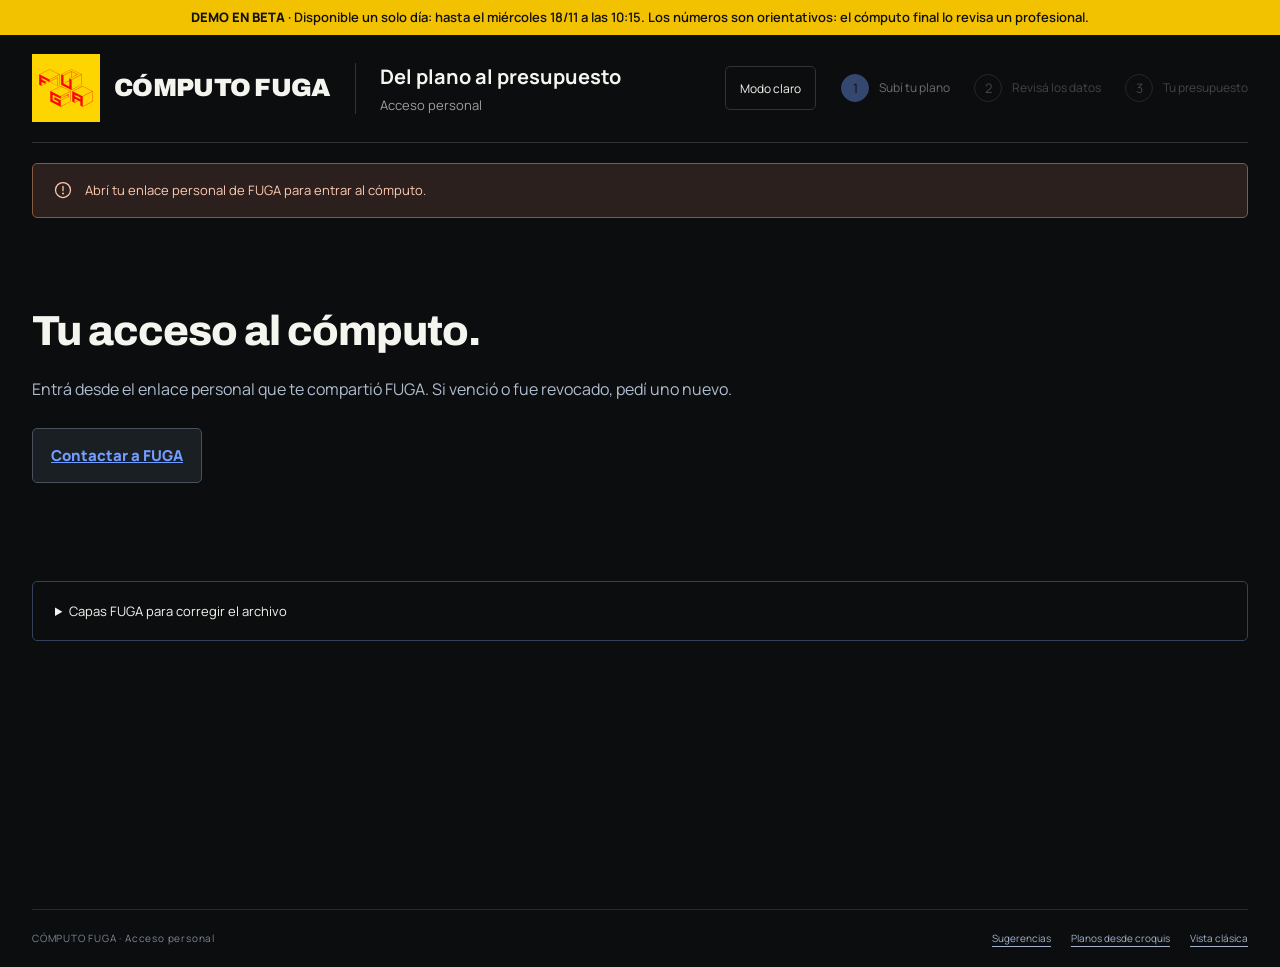
<file: c/demo.html>
<!doctype html><html lang="es-PY"><head><meta charset="utf-8"><meta name="viewport" content="width=device-width,initial-scale=1"><meta name="robots" content="noindex,nofollow"><title>Cómputo FUGA · Demo</title><link rel="icon" href="/recursos/logo.svg"><link rel="preconnect" href="https://fonts.googleapis.com"><link rel="preconnect" href="https://fonts.gstatic.com" crossorigin><link rel="stylesheet" href="https://fonts.googleapis.com/css2?family=Archivo:wght@700;800;900&family=Manrope:wght@400;500;600;700;800&display=swap"><link data-client-styles rel="stylesheet" href="/computo/recursos/app.css?v=r07"><script src="/computo/motor.js"></script><script src="/computo/recursos/app.js?v=r07" defer></script></head><body><style>.demo-beta{position:sticky;top:0;z-index:50;background:#f2c200;color:#111;font:600 13px/1.45 Manrope,system-ui,sans-serif;padding:8px 14px;text-align:center}.demo-beta b{font-weight:800}</style><div class="demo-beta" role="note"><b>DEMO EN BETA</b> · Disponible un solo día: hasta el miércoles 18/11 a las 10:15. Los números son orientativos: el cómputo final lo revisa un profesional.</div><div id="root"></div><template id="legacy-template">
<header class="cabecera">
  <img class="logo" src="/recursos/logo.svg" alt="FUGA" width="56" height="56">
  <p class="etiqueta"><span class="cuadro" aria-hidden="true"></span>TECH <span class="sep">CÓMPUTO</span> <span class="sep">ASUNCIÓN</span></p>
</header>

<main>
  <section class="intro">
    <h1>Cómputo métrico<br>desde tu plano</h1>
    <p class="beta"><span class="etiqueta-chica"><span class="cuadro cuadro-beta" aria-hidden="true"></span>Beta</span>
      Este link es para probar la herramienta. Se va actualizando acá mismo: lo que corrijamos te llega sin que hagas nada. Si un número
      no te cierra o se te ocurre una mejora, dejala en <a href="#sugerencias">Sugerencias</a>, al final de la página.</p>
    <p class="saludo" id="saludo">Cargando tu acceso…</p>
  </section>

  <section class="reglas" id="reglas" hidden>
    <h2>Reglas de uso</h2>
    <div id="reglas-texto"></div>
    <label class="acepto"><input type="checkbox" id="acepto"> Leí las reglas y las acepto</label>
    <button type="button" class="boton" id="entrar" disabled>Entrar</button>
  </section>

  <section class="carga" id="carga" hidden>
    <label class="zona" id="zona" for="archivo">
      <span class="zona-titulo">Subí el plano</span>
      <span class="zona-texto">DWG o DXF, tal como lo tenés. Arrastralo acá o tocá para elegirlo.</span>
      <span class="zona-nube">¿Está en OneDrive o Google Drive y no se deja elegir? Abrilo una vez en AutoCAD, o en el Explorador hacé clic
        derecho → «Mantener siempre en este dispositivo».</span>
      <input type="file" id="archivo" accept=".dwg,.dxf" hidden>
    </label>
    <div class="opciones">
      <label for="unidad" class="etiqueta-chica">Unidad del dibujo</label>
      <select id="unidad">
        <option value="">Automática (si no coincide con el archivo, te aviso)</option>
        <option value="m">Metros</option>
        <option value="cm">Centímetros</option>
        <option value="mm">Milímetros</option>
      </select>
      <p class="nota">Tu plano se borra apenas termina el cómputo.</p>
    </div>
  </section>

  <section class="progreso" id="progreso" hidden aria-live="polite">
    <div class="barra"><span id="barra"></span></div>
    <p id="progreso-texto">Subiendo…</p>
  </section>

  <section class="error" id="error" hidden role="alert"></section>

  <section class="resultado" id="resultado" hidden>
    <div class="marca" id="marca" aria-hidden="true"></div>
    <div class="resumen" id="resumen"></div>
    <div id="faltas"></div>
    <div id="sectores"></div>
    <div id="extras"></div>
  </section>

  <!-- supuestos -->
  <section class="supuestos" id="supuestos" hidden>
    <h2>Supuestos</h2>
    <p>Lo que el plano no dice y la herramienta supone. Cambialo y tocá «Recalcular»: no hace falta volver a subir el plano.</p>
    <div id="supuestos-lista"></div>
    <div class="supuestos-pie">
      <button type="button" class="boton" id="recalcular" disabled>Recalcular</button>
      <p class="nota" id="supuestos-estado" aria-live="polite"></p>
    </div>
  </section>
  <!-- fin supuestos -->

  <section class="planos" id="planos" hidden>
    <h2>Planos desde tu croquis</h2>
    <p>Subí una foto de un croquis con medidas, de un boceto a mano o tu planta en AutoCAD, y te devolvemos la planta acotada, cortes,
      fachada, techo y cómputo, dibujados en AutoCAD (PDF y DWG). Con un boceto sin medidas, las medidas son propuestas y te marcamos qué
      confirmar. Lo revisamos antes de entregártelo: lo tenés en el día.</p>
    <div class="planos-form">
      <fieldset class="planos-tipo">
        <legend class="etiqueta-chica">Qué vas a subir</legend>
        <label><input type="radio" name="tipo-plano" value="croquis" checked> Croquis con medidas</label>
        <label><input type="radio" name="tipo-plano" value="boceto"> Boceto a mano</label>
        <label><input type="radio" name="tipo-plano" value="dwg"> Planta en AutoCAD (DWG o DXF)</label>
      </fieldset>
      <label for="obra-plano" class="etiqueta-chica">Nombre de la obra</label>
      <input type="text" id="obra-plano" maxlength="80" placeholder="Por ejemplo: Casa Benítez">
      <label class="boton secundario" for="archivo-plano" id="elegir-plano">Elegir archivo</label>
      <input type="file" id="archivo-plano" accept=".jpg,.jpeg,.png,.webp,.pdf" hidden>
      <span class="nota" id="nombre-archivo-plano"></span>
      <label class="acepto"><input type="checkbox" id="acepto-plano"> Entiendo que el archivo se guarda hasta entregarte los planos y se borra
        a los 7 días</label>
      <button type="button" class="boton" id="enviar-plano" disabled>Enviar</button>
      <p class="nota" id="estado-plano" aria-live="polite"></p>
    </div>
    <div id="pedidos-plano"></div>
  </section>

  <section class="sugerencias" id="sugerencias" hidden>
    <h2>Sugerencias</h2>
    <p>Estás probando una versión en desarrollo. Si algo salió mal, falta un rubro, un texto no se entiende o se te ocurre una mejora,
      escribilo acá: lo leemos todo y la herramienta se ajusta con eso.</p>
    <label for="sugerencia" class="etiqueta-chica">Tu sugerencia</label>
    <textarea id="sugerencia" rows="4" maxlength="2000" placeholder="Por ejemplo: en mi plano no leyó las ventanas del baño"></textarea>
    <div class="sugerencia-pie">
      <button type="button" class="boton" id="enviar-sugerencia" disabled>Enviar sugerencia</button>
      <p class="nota" id="sugerencia-estado" aria-live="polite"></p>
    </div>
  </section>
</main>

<footer class="pie">
  <p>PENSAMOS CIUDAD. HACEMOS COSAS.</p>
  <p><a href="#" id="ver-reglas">Reglas de uso</a> · <a href="https://wa.me/595971857198?text=Hola%20FUGA%2C%20vengo%20del%20c%C3%B3mputo" rel="noopener">Hagamos algo</a> · @FUGA.PY</p>
</footer>
<p class="sin-impresion">Este cómputo se ve solo en pantalla.</p>
</template></body></html>
</file>
<file: assets/demo.css>
/* Demos de FUGA Tech: el plano que se dibuja. Colores por variables para que cada pieza elija su fondo. */
.cad { margin: 0; display: grid; min-width: 0; border: 2px solid currentColor; --cad-bg: #0A0A0A; --cad-line: #F4F2ED; --cad-dim: #A29E96; }
.cad.cad--papel { --cad-bg: #F4F2ED; --cad-line: #0A0A0A; --cad-dim: #55524C; }
.cad-bar { display: flex; flex-wrap: wrap; justify-content: space-between; gap: .3rem 1.5rem; padding: .6rem .9rem; border-bottom: 2px solid currentColor; }
.cad-view { position: relative; aspect-ratio: 3 / 2; max-width: 100%; min-width: 0; background: var(--cad-bg); }
@media (max-width: 760px) { .cad-view { aspect-ratio: 4 / 5; } }
.cad-view--planta { aspect-ratio: 4 / 5; }
.cad-view canvas { position: absolute; inset: 0; width: 100%; height: 100%; display: block; }
.cad-view.is-draw canvas { touch-action: none; cursor: crosshair; }
.cad-cmd { margin: 0; padding: .7rem .9rem; border-top: 2px solid currentColor; font: .8rem/1.65 ui-monospace, "Cascadia Mono", Consolas, Menlo, monospace; min-height: calc(1.65em * 3 + 1.4rem); white-space: pre-wrap; word-break: break-word; }
.cad-cursor { display: inline-block; width: .55em; height: 1.05em; background: currentColor; vertical-align: -.18em; animation: cad-parpadeo 1s steps(1) infinite; }
@keyframes cad-parpadeo { 50% { opacity: 0; } }
.cad-stats { margin: 0; display: grid; grid-template-columns: repeat(4, minmax(0, 1fr)); border-top: 2px solid currentColor; }
@media (max-width: 620px) { .cad-stats { grid-template-columns: repeat(2, minmax(0, 1fr)); } }
.cad-stats div { display: grid; gap: .3rem; align-content: start; padding: .8rem .9rem .9rem; min-width: 0; border-right: 1px solid rgba(128, 128, 128, .45); }
.cad-stats div:last-child { border-right: 0; }
@media (max-width: 620px) { .cad-stats div:nth-child(2n) { border-right: 0; } .cad-stats div:nth-child(n+3) { border-top: 1px solid rgba(128, 128, 128, .45); } }
.cad-stats dd { margin: 0; order: 1; font: 800 clamp(1.9rem, 4.6vw, 3.2rem)/.9 "Archivo", Arial, sans-serif; letter-spacing: -.03em; font-variant-numeric: tabular-nums; }
.cad-stats dt { order: 2; opacity: .72; }
.cad-computo { margin: 0; padding: .7rem .9rem; border-top: 2px solid currentColor; font-variant-numeric: tabular-nums; transition: opacity .3s ease; }
.cad-computo:not(.on) { opacity: .28; }
.cad-ctl { display: flex; flex-wrap: wrap; gap: .6rem; align-items: center; padding: .7rem .9rem; border-top: 2px solid currentColor; }
.cad-ctl button { font: inherit; color: inherit; background: transparent; border: 2px solid currentColor; padding: .65rem 1rem; min-height: 2.75rem; cursor: pointer; letter-spacing: .12em; text-transform: inherit; }
.cad-ctl button:hover:not(:disabled), .cad-ctl button.cad-main { background: var(--cad-ui, #F4F2ED); color: var(--cad-ui-on, #0A0A0A); border-color: var(--cad-ui, #F4F2ED); }
.cad-ctl button.cad-main:hover { background: transparent; color: inherit; border-color: currentColor; }
.cad-ctl button:disabled { opacity: .35; cursor: default; }
.cad-ctl button[aria-pressed="false"] { opacity: .5; text-decoration: line-through; }
.cad-ctl button:focus-visible { outline: 3px solid #FFD500; outline-offset: 2px; }
.cad-nav { display: inline-flex; align-items: center; gap: .6rem; margin-left: auto; }
.cad-nav button { min-width: 2.75rem; padding-inline: .6rem; font-size: 1.1em; }
.cad-nav output { min-width: 8.2em; text-align: center; font-variant-numeric: tabular-nums; }
@media (max-width: 620px) { .cad-nav { margin-left: 0; width: 100%; justify-content: space-between; } }
@media (prefers-reduced-motion: reduce) { .cad-cursor { animation: none; } .cad-computo { transition: none; } }
</file>
<file: campo/app.css>
:root {
  --papel: #F4F1EA;
  --blanco: #FFFFFF;
  --tinta: #1B1A17;
  --gris: #5E5A52;
  --linea: #DAD4C8;
  --linea-fuerte: #C9C1B2;
  --suave: #E8E2D6;
  --acento: #C2410C;
  --acento-suave: #FBE6DA;
  --acento-tinta: #8A2E07;
  --contra: #0F5E6E;
  --contra-suave: #E3EEF0;
  --contra-tinta: #0B4652;
  --bien: #1E5A3A;
  --bien-suave: #E4EFE7;
  --noche: #111110;
  --noche-2: #2A2925;
  --display: Archivo, "Arial Narrow", system-ui, sans-serif;
  --texto: Manrope, system-ui, -apple-system, "Segoe UI", Roboto, sans-serif;
  color-scheme: light;
}

* { box-sizing: border-box; }
html, body { margin: 0; height: 100%; }
body {
  background: var(--papel);
  color: var(--tinta);
  font-family: var(--texto);
  font-size: 16px;
  -webkit-tap-highlight-color: transparent;
  overscroll-behavior-y: contain;
}
button, input, select, textarea { font: inherit; color: inherit; }
button { cursor: pointer; }
a { color: inherit; }
svg { flex-shrink: 0; }
[hidden] { display: none !important; }
:focus-visible { outline: 3px solid #1D4ED8; outline-offset: 2px; }

#app { max-width: 560px; margin: 0 auto; min-height: 100%; display: flex; flex-direction: column; }

/* --- Encabezado y pasos --- */
.cabeza { position: sticky; top: 0; z-index: 5; background: var(--papel); border-bottom: 1px solid var(--linea); padding: 12px 16px 12px; display: flex; flex-direction: column; gap: 12px; padding-top: max(12px, env(safe-area-inset-top)); }
.cabeza-fila { display: flex; align-items: center; gap: 6px; }
.cabeza h1 { margin: 0; font-family: var(--display); font-weight: 800; font-size: 21px; line-height: 1.1; flex: 1; min-width: 0; overflow: hidden; text-overflow: ellipsis; white-space: nowrap; }
.volver { width: 44px; height: 44px; margin-left: -10px; display: flex; align-items: center; justify-content: center; border: 0; background: none; text-decoration: none; }
.pasos { display: grid; grid-template-columns: repeat(5, minmax(0, 1fr)); gap: 4px; padding: 4px; border-radius: 12px; background: var(--suave); }
.pasos a { display: flex; align-items: center; justify-content: center; height: 38px; border-radius: 9px; color: var(--gris); font-size: 13px; font-weight: 600; text-decoration: none; }
.pasos a[aria-current="page"] { background: var(--blanco); color: var(--tinta); font-weight: 700; }

.reloj { display: inline-flex; align-items: center; gap: 6px; padding: 6px 10px; border-radius: 999px; background: var(--acento-suave); color: var(--acento-tinta); font-size: 13px; font-weight: 800; font-variant-numeric: tabular-nums; text-decoration: none; white-space: nowrap; }
.reloj::before { content: ""; width: 9px; height: 9px; border-radius: 5px; background: var(--acento); }
.reloj.pausa::before { background: var(--gris); }

/* --- Cuerpo --- */
.cuerpo { flex: 1; display: flex; flex-direction: column; gap: 20px; padding: 18px 16px calc(28px + env(safe-area-inset-bottom)); }
.titulo-seccion { margin: 0; font-size: 13px; font-weight: 700; letter-spacing: 0.08em; text-transform: uppercase; color: var(--gris); }
h2.sub { margin: 0; font-family: var(--display); font-weight: 700; font-size: 18px; }
.etiqueta { font-size: 13px; font-weight: 700; color: var(--gris); }
.ayuda { margin: 0; font-size: 13px; line-height: 1.45; color: var(--gris); }
.pila { display: flex; flex-direction: column; gap: 8px; }
.fila { display: flex; align-items: center; gap: 8px; }
.envolver { display: flex; flex-wrap: wrap; gap: 8px; }
.grilla-2 { display: grid; grid-template-columns: repeat(2, minmax(0, 1fr)); gap: 8px; }
.grilla-3 { display: grid; grid-template-columns: repeat(3, minmax(0, 1fr)); gap: 8px; }

/* --- Campos --- */
.campo { height: 50px; width: 100%; min-width: 0; padding: 0 14px; border-radius: 12px; border: 1px solid var(--linea-fuerte); background: var(--blanco); font-weight: 600; }
textarea.campo { height: auto; min-height: 80px; padding: 12px 14px; resize: vertical; font-weight: 500; line-height: 1.4; }
.campo:focus { border-color: var(--tinta); outline: none; box-shadow: 0 0 0 3px rgba(27,26,23,0.12); }
.medida { display: flex; align-items: center; min-width: 0; height: 64px; padding: 0 16px; border-radius: 14px; border: 2px solid var(--acento); background: var(--blanco); }
.medida input { flex: 1; min-width: 0; width: 100%; border: 0; background: transparent; font: 800 30px var(--display); padding: 0; outline: none; }
.medida span { font: 700 18px var(--display); color: var(--gris); }

/* --- Botones --- */
.boton { display: flex; align-items: center; justify-content: center; gap: 10px; min-height: 52px; padding: 0 18px; border-radius: 14px; border: 1px solid var(--tinta); background: transparent; font-weight: 700; font-size: 15px; text-decoration: none; text-align: center; }
.boton.primario { min-height: 60px; border: 0; background: var(--acento); color: #fff; font-family: var(--display); font-size: 18px; }
.boton.oscuro { border: 0; background: var(--tinta); color: #fff; }
.boton.peligro { border-color: #9B1C1C; color: #9B1C1C; }
.boton.chico { min-height: 44px; font-size: 14px; border-radius: 10px; padding: 0 12px; }
.boton:disabled { opacity: 0.45; cursor: default; }
.chip { display: inline-flex; align-items: center; gap: 6px; min-height: 40px; padding: 0 14px; border-radius: 999px; border: 1px solid var(--linea-fuerte); background: var(--blanco); font-weight: 600; font-size: 14px; white-space: nowrap; }
.chip[aria-pressed="true"] { background: var(--tinta); border-color: var(--tinta); color: #fff; font-weight: 700; }
.chip.falta { border-style: dashed; border-color: var(--acento); color: var(--acento-tinta); background: transparent; }
.chip.listo svg { color: var(--bien); }
.chips-scroll { display: flex; gap: 8px; overflow-x: auto; scrollbar-width: none; padding-bottom: 2px; }
.chips-scroll::-webkit-scrollbar { display: none; }
.segmento { display: grid; grid-auto-columns: minmax(0, 1fr); grid-auto-flow: column; gap: 4px; padding: 4px; border-radius: 12px; background: var(--suave); }
.segmento button { min-height: 44px; border: 0; border-radius: 9px; background: transparent; font-weight: 600; font-size: 14px; }
.segmento button[aria-pressed="true"] { background: var(--blanco); font-weight: 800; box-shadow: 0 1px 2px rgba(0,0,0,0.08); }
.persona { min-height: 56px; border-radius: 12px; border: 1px solid var(--linea-fuerte); background: var(--blanco); font-weight: 600; font-size: 14px; display: flex; flex-direction: column; align-items: center; justify-content: center; gap: 2px; }
.persona small { font-size: 11px; font-weight: 600; }
.persona[aria-pressed="true"][data-quien="dueno"], .quien-dueno[aria-pressed="true"] { border: 2px solid var(--acento); background: var(--acento-suave); color: var(--acento-tinta); font-weight: 800; }
.persona[aria-pressed="true"][data-quien="contratista"], .quien-contratista[aria-pressed="true"] { border: 2px solid var(--contra); background: var(--contra-suave); color: var(--contra-tinta); font-weight: 800; }
.persona[aria-pressed="true"][data-quien="otro"], .persona[aria-pressed="true"][data-quien="yo"], .quien-yo[aria-pressed="true"], .quien-otro[aria-pressed="true"] { border: 2px solid var(--tinta); font-weight: 800; }

/* --- Tarjetas --- */
.tarjeta { display: flex; flex-direction: column; gap: 12px; padding: 16px; border-radius: 16px; background: var(--blanco); border: 1px solid var(--linea); text-decoration: none; }
.lista { display: flex; flex-direction: column; border-radius: 14px; background: var(--blanco); border: 1px solid var(--linea); overflow: hidden; }
.lista > * { display: flex; align-items: center; gap: 12px; min-height: 52px; padding: 10px 16px; border: 0; border-bottom: 1px solid #ECE7DD; background: transparent; text-decoration: none; text-align: left; }
.lista > *:last-child { border-bottom: 0; }
.dato { display: flex; flex-direction: column; gap: 2px; padding: 10px 12px; border-radius: 10px; background: var(--papel); }
.dato b { font-family: var(--display); font-weight: 800; font-size: 21px; }
.dato span { font-size: 12px; color: var(--gris); }
.tarjeta .dato { background: var(--papel); }
.dato.blanco { background: var(--blanco); border: 1px solid var(--linea); }
.estado { display: inline-flex; align-items: center; gap: 6px; padding: 5px 10px; border-radius: 999px; font-size: 12px; font-weight: 700; white-space: nowrap; }
.estado.curso { background: var(--acento-suave); color: var(--acento-tinta); }
.estado.mandado { background: var(--bien-suave); color: var(--bien); }
.aviso { display: flex; align-items: flex-start; gap: 10px; padding: 12px 14px; border-radius: 12px; font-size: 14px; line-height: 1.45; }
.aviso.mal { background: var(--acento-suave); color: #6E2405; }
.aviso.bien { background: var(--bien-suave); color: #1E4A33; }
.aviso.info { border: 1px dashed var(--linea-fuerte); color: var(--gris); }
.aviso.duda { background: var(--contra-suave); color: var(--contra-tinta); }
.vacio { padding: 28px 16px; text-align: center; color: var(--gris); font-size: 14px; line-height: 1.5; border: 1px dashed var(--linea-fuerte); border-radius: 14px; }

/* --- Medidas --- */
.croquis { display: block; width: 100%; height: auto; touch-action: manipulation; }
.croquis .pared { cursor: pointer; }
.croquis .toque { stroke: transparent; stroke-width: 34; cursor: pointer; }
.abertura-form { display: flex; flex-direction: column; gap: 10px; padding: 14px; border-radius: 14px; background: var(--blanco); border: 2px solid var(--tinta); }
.mini-campos { display: grid; grid-template-columns: repeat(2, minmax(0, 1fr)); gap: 8px; }
.mini-campos label { display: flex; flex-direction: column; gap: 4px; font-size: 12px; font-weight: 700; color: var(--gris); }
.mini-campos .campo { height: 46px; }

/* --- Plano --- */
.lienzo { position: relative; height: 56vh; min-height: 320px; border-radius: 16px; background: var(--blanco); border: 1px solid var(--linea); overflow: hidden; }
.lienzo svg text { pointer-events: none; user-select: none; }
.leyenda { display: flex; flex-wrap: wrap; gap: 6px 14px; font-size: 12px; color: var(--gris); }

/* --- Cámara (pantalla oscura) --- */
body.oscuro { background: var(--noche); color: #fff; }
.camara { min-height: 100dvh; display: flex; flex-direction: column; background: var(--noche); color: #fff; }
.camara .cabeza { background: var(--noche); border-bottom: 0; }
.camara .volver, .boton-redondo { width: 44px; height: 44px; border-radius: 22px; background: var(--noche-2); color: #fff; border: 0; display: flex; align-items: center; justify-content: center; text-decoration: none; }
.pildora { display: inline-flex; align-items: center; gap: 6px; height: 44px; padding: 0 12px; border-radius: 22px; background: var(--noche-2); color: #fff; font-size: 13px; font-weight: 700; text-decoration: none; white-space: nowrap; }
.camara .chip { background: transparent; border-color: #45433D; color: #E8E2D6; }
.camara .chip[aria-pressed="true"] { background: #fff; color: var(--noche); border-color: #fff; }
.camara .chip.falta { border-color: #F26B2A; color: #F9A77E; }
.visor { position: relative; flex: 1; min-height: 300px; margin: 0 12px; border-radius: 18px; background: #34322D; overflow: hidden; }
.visor video { position: absolute; inset: 0; width: 100%; height: 100%; object-fit: cover; }
.visor .tercios { position: absolute; inset: 0; pointer-events: none; background:
  linear-gradient(to right, transparent calc(33.33% - 0.5px), rgba(255,255,255,0.22) calc(33.33% - 0.5px), rgba(255,255,255,0.22) calc(33.33% + 0.5px), transparent calc(33.33% + 0.5px), transparent calc(66.66% - 0.5px), rgba(255,255,255,0.22) calc(66.66% - 0.5px), rgba(255,255,255,0.22) calc(66.66% + 0.5px), transparent calc(66.66% + 0.5px)),
  linear-gradient(to bottom, transparent calc(33.33% - 0.5px), rgba(255,255,255,0.22) calc(33.33% - 0.5px), rgba(255,255,255,0.22) calc(33.33% + 0.5px), transparent calc(33.33% + 0.5px), transparent calc(66.66% - 0.5px), rgba(255,255,255,0.22) calc(66.66% - 0.5px), rgba(255,255,255,0.22) calc(66.66% + 0.5px), transparent calc(66.66% + 0.5px)); }
.visor .nivel { position: absolute; left: 50%; top: 50%; width: 120px; height: 2px; margin-left: -60px; background: #fff; opacity: 0.8; transition: transform 80ms linear; }
.visor .nivel.ok { background: #7FD1A3; }
.visor .mensaje { position: absolute; inset: 0; display: flex; flex-direction: column; align-items: center; justify-content: center; gap: 14px; padding: 24px; text-align: center; font-size: 14px; line-height: 1.5; color: #E8E2D6; }
.visor .flash { position: absolute; inset: 0; background: #fff; opacity: 0; pointer-events: none; transition: opacity 180ms; }
.visor .flash.on { opacity: 0.7; transition: none; }
.tipos { display: grid; grid-template-columns: repeat(4, minmax(0, 1fr)); gap: 6px; }
.tipos button { height: 42px; border-radius: 10px; border: 0; background: var(--noche-2); color: #E8E2D6; font-weight: 600; font-size: 13px; }
.tipos button[aria-pressed="true"] { background: #fff; color: var(--noche); font-weight: 800; }
.disparo { width: 84px; height: 84px; padding: 0; border-radius: 42px; border: 4px solid #fff; background: transparent; display: flex; align-items: center; justify-content: center; }
.disparo span { width: 66px; height: 66px; border-radius: 33px; background: #fff; transition: transform 90ms; }
.disparo:active span { transform: scale(0.9); }
.miniatura { position: relative; width: 56px; height: 56px; padding: 0; border-radius: 12px; border: 2px solid #fff; background: #5C574D center/cover no-repeat; color: #E8E2D6; display: flex; align-items: center; justify-content: center; }
.miniatura b { position: absolute; top: -8px; right: -8px; min-width: 22px; height: 22px; padding: 0 5px; border-radius: 11px; background: var(--acento); color: #fff; font-size: 12px; display: flex; align-items: center; justify-content: center; }
.microfono { width: 56px; height: 56px; padding: 0; border-radius: 28px; border: 0; background: var(--acento); color: #fff; display: flex; align-items: center; justify-content: center; touch-action: none; user-select: none; -webkit-user-select: none; }
.microfono.grabando { background: #fff; color: var(--acento); box-shadow: 0 0 0 6px rgba(242,107,42,0.45); }

/* --- Galería --- */
.galeria { position: fixed; inset: 0; z-index: 20; background: var(--noche); color: #fff; display: flex; flex-direction: column; overflow-y: auto; }
.galeria .grilla { display: grid; grid-template-columns: repeat(3, minmax(0, 1fr)); gap: 4px; padding: 4px 12px 24px; }
.galeria figure { margin: 0; position: relative; aspect-ratio: 1; background: #34322D center/cover no-repeat; border-radius: 6px; overflow: hidden; }
.galeria figure button { position: absolute; inset: 0; border: 0; background: transparent; }
.galeria figcaption { position: absolute; left: 4px; bottom: 4px; padding: 2px 6px; border-radius: 4px; background: rgba(17,17,16,0.75); font-size: 11px; font-weight: 700; }
.galeria .grande { padding: 0 12px 24px; display: flex; flex-direction: column; gap: 12px; }
.galeria .grande img { width: 100%; border-radius: 12px; }
.galeria .campo { background: var(--noche-2); border-color: #45433D; color: #fff; }

/* --- Voz --- */
.marca { display: flex; flex-direction: column; gap: 6px; }
.marca .quien { display: flex; align-items: center; gap: 8px; font-size: 12px; font-weight: 700; }
.marca .quien::before { content: ""; width: 8px; height: 8px; border-radius: 4px; background: currentColor; }
.marca.dueno .quien { color: var(--acento-tinta); }
.marca.contratista .quien { color: var(--contra-tinta); }
.marca.yo .quien, .marca.otro .quien { color: var(--tinta); }
.globo { padding: 10px 12px; border-radius: 4px 14px 14px 14px; background: var(--blanco); border: 1px solid var(--linea); display: flex; gap: 10px; align-items: flex-start; }
.contratista .globo { background: var(--contra-suave); border-color: #BFD8DD; }
.globo input { flex: 1; min-width: 0; border: 0; background: transparent; font-size: 15px; line-height: 1.4; padding: 2px 0; outline: none; }
.sello { align-self: flex-start; padding: 3px 8px; border-radius: 6px; font-size: 11px; font-weight: 800; letter-spacing: 0.04em; }
.sello.pedido { background: var(--tinta); color: #fff; }
.sello.duda { background: var(--blanco); border: 1px solid var(--tinta); }
.sello.pendiente { background: var(--acento); color: #fff; }
.foto-chica { width: 52px; height: 52px; border-radius: 8px; background: #CFC6B5 center/cover no-repeat; flex-shrink: 0; }
.pie { position: sticky; bottom: 0; z-index: 5; display: flex; flex-direction: column; gap: 12px; padding: 14px 16px calc(18px + env(safe-area-inset-bottom)); background: var(--blanco); border-top: 1px solid var(--linea); }
.marcadores { display: flex; align-items: center; gap: 8px; }
.marcadores > button:not(.redondo) { flex: 1; min-height: 48px; border-radius: 10px; font-weight: 800; font-size: 14px; }
.m-pedido { border: 1px solid var(--tinta); background: var(--tinta); color: #fff; }
.m-duda { border: 1px solid var(--tinta); background: var(--blanco); }
.m-pendiente { border: 1px solid var(--acento); background: var(--blanco); color: var(--acento-tinta); }
.redondo { width: 56px; height: 56px; flex-shrink: 0; padding: 0; border-radius: 28px; border: 0; background: var(--acento); color: #fff; display: flex; align-items: center; justify-content: center; }
.grabar-grande { width: 132px; height: 132px; border-radius: 66px; border: 0; background: var(--acento); color: #fff; display: flex; align-items: center; justify-content: center; margin: 8px auto; box-shadow: 0 8px 24px rgba(194,65,12,0.35); }

/* --- Resumen --- */
.check { display: flex; align-items: center; gap: 12px; min-height: 52px; padding: 0 16px; font-size: 15px; font-weight: 600; }
.check input { width: 22px; height: 22px; margin: 0; accent-color: var(--acento); flex-shrink: 0; }
.check.hecho span { text-decoration: line-through; color: var(--gris); }
.amb-foto { display: flex; flex-direction: column; justify-content: flex-end; gap: 2px; height: 76px; padding: 10px; border-radius: 10px; background: #CFC6B5 center/cover no-repeat; text-decoration: none; position: relative; overflow: hidden; }
.amb-foto::before { content: ""; position: absolute; inset: 0; background: linear-gradient(transparent 30%, rgba(17,17,16,0.55)); }
.amb-foto > * { position: relative; }
.amb-foto b { font-size: 13px; color: #fff; }
.amb-foto span { font-size: 12px; color: #F4F1EA; }
.amb-foto.vacia { background: transparent; border: 2px dashed var(--acento); }
.amb-foto.vacia::before { display: none; }
.amb-foto.vacia b, .amb-foto.vacia span { color: var(--acento-tinta); }

/* --- Avisos flotantes --- */
.tostada { position: fixed; left: 16px; right: 16px; bottom: calc(20px + env(safe-area-inset-bottom)); z-index: 50; max-width: 528px; margin: 0 auto; padding: 14px 16px; border-radius: 12px; background: var(--tinta); color: #fff; font-size: 14px; font-weight: 600; line-height: 1.4; box-shadow: 0 8px 24px rgba(0,0,0,0.25); }
.progreso { height: 6px; border-radius: 3px; background: var(--suave); overflow: hidden; }
.progreso i { display: block; height: 100%; width: 0; background: var(--acento); transition: width 120ms; }
</file>
<file: computo/recursos/app.css>
@import"https://fonts.googleapis.com/css2?family=Archivo:wght@600;700;800;900&family=Manrope:wght@400;500;600;700;800&display=swap";:root{color-scheme:dark;font-family:Manrope,sans-serif;color:#f5f5f0;background:#0b0d0e;font-synthesis:none;--blue:#729eff;--muted:#9a9fa6;--line:#303439}*{box-sizing:border-box}body{margin:0;min-width:320px;-webkit-font-smoothing:antialiased}button,input,select{font:inherit}button{cursor:pointer}button:disabled{cursor:default}button,input,select{outline-offset:5px}button:focus-visible,input:focus-visible,select:focus-visible,summary:focus-visible{outline:2px solid var(--blue)}h1:focus{outline:none}button{color:inherit}svg{width:20px;height:20px;flex-shrink:0}p{line-height:1.65}h1,h2,h3,p{margin:0}button{border:0;background:none}button:disabled{opacity:.4}a{color:var(--blue)}.app-shell{max-width:1680px;margin:auto;padding:0 32px}.header{height:108px;display:flex;align-items:center;border-bottom:1px solid var(--line);gap:25px}.brand{display:flex;align-items:center;gap:14px;padding:0;flex-shrink:0;text-align:left}.brand img{width:65px;height:65px}.brand>span{font:900 25px/.95 Archivo,sans-serif;letter-spacing:-1px}.project-name{border-left:1px solid var(--line);padding-left:24px;min-width:0;flex:1}.project-name span{font-size:15px;font-weight:700;display:block;overflow:hidden;text-overflow:ellipsis;white-space:nowrap;max-width:330px}.project-name small{display:block;color:var(--muted);font-size:12px;margin-top:6px;max-width:280px;overflow:hidden;text-overflow:ellipsis;white-space:nowrap}.stepper{display:flex;gap:23px;flex-shrink:0}.stepper button{display:flex;align-items:center;gap:10px;font-size:12px;line-height:1.4;color:#959ba2;padding:12px 0;text-align:left;max-width:145px}.stepper button.active{color:#fff}.stepper button.past{color:#c1c5cb}.step-number{display:grid;place-items:center;width:28px;height:28px;border:1px solid #4a4e55;border-radius:50%;font-size:13px;flex-shrink:0}.step-number svg{width:16px}.active .step-number{background:var(--blue);color:#0b1220;border-color:var(--blue)}.past .step-number{color:var(--blue);border-color:var(--blue)}main{min-height:calc(100dvh - 166px)}.page-heading{padding:30px 0 26px}.heading-line{display:flex;align-items:center;gap:18px}.page-heading h1{font:800 clamp(30px,3.65vw,56px)/1.08 "Archivo",sans-serif;letter-spacing:-1.8px}.page-heading p{color:#b1b5bc;font-size:18px;margin-top:14px}.demo-badge{border:1px solid #4a515b;border-radius:4px;padding:5px 8px;font-size:10px;letter-spacing:1px;font-weight:800;flex-shrink:0;color:#adb4bf}.eyebrow{font-size:11px;font-weight:800;letter-spacing:1.6px;color:#aeb6c1;display:flex;align-items:center;gap:9px}.blue-dot{display:inline-block;width:6px;height:6px;border-radius:50%;background:var(--blue);flex-shrink:0}.workbench{display:grid;grid-template-columns:1.58fr 1fr;gap:24px;min-height:670px;height:calc(100dvh - 303px);max-height:930px;padding-bottom:10px}.plan-panel{border:1px solid var(--line);border-radius:7px;min-width:0;display:flex;flex-direction:column;overflow:hidden;background:#101316}.panel-tabs{height:59px;display:flex;gap:26px;align-items:stretch;padding:0 22px;border-bottom:1px solid var(--line);flex-shrink:0}.panel-tabs button{color:#a5abb4;font-size:14px;padding:0 3px;border-bottom:2px solid transparent}.panel-tabs button.active{color:var(--blue);border-color:var(--blue);font-weight:800}.tabs-note{margin-left:auto;align-self:center;font-size:11px;color:#777f88}.view-content,.plan-viewer{display:flex;flex:1;min-height:0;flex-direction:column}.plan-meta{display:flex;justify-content:space-between;padding:19px 21px 0;font-size:10px;color:#98a0ab;letter-spacing:1px;gap:16px}.plan-meta .blue-dot{margin-right:8px}.plan-meta>span:last-child{letter-spacing:0}.plan-image{flex:1;min-height:0;overflow:hidden;display:flex;align-items:center;justify-content:center;margin:12px 15px;touch-action:pan-y}.plan-image.can-pan{cursor:grab;touch-action:none}.plan-image.can-pan:active{cursor:grabbing}.plan-image img{width:100%;height:100%;object-fit:contain;-webkit-user-select:none;user-select:none;transition:transform .15s ease;pointer-events:none}.plan-bottom{display:flex;justify-content:space-between;align-items:center;gap:12px;padding:12px 20px 17px;font-size:12px;color:#a7aeba}.legend{display:inline-block;width:17px;height:3px;background:var(--blue);margin-right:8px;vertical-align:middle}.zoom-tools{display:flex;align-items:center;gap:8px;border:1px solid var(--line);border-radius:5px;padding:2px 5px;background:#171b1f}.zoom-tools button{width:32px;height:32px;display:grid;place-items:center;padding:0}.zoom-tools span{font-size:11px;min-width:37px;text-align:center}.zoom-tools svg{width:16px}.overview-strip{border-top:1px solid var(--line);padding:14px 20px;display:flex;align-items:center;gap:20px;font-size:11px;color:var(--muted)}.overview-strip strong{color:#fff;font-size:17px}.overview-strip .text-button{margin-left:auto;font-size:11px}.question-panel{border:1px solid var(--line);border-radius:7px;padding:24px;background:#141719;display:flex;flex-direction:column;overflow:auto;scrollbar-width:thin}.question-top{display:flex;align-items:center;justify-content:space-between;gap:10px;margin-bottom:23px}.question-top .eyebrow{font-size:10px;letter-spacing:1.25px}.question-top>span:last-child{color:#aab2bc;font-size:11px}.question-panel h2{font-size:28px;line-height:1.24;letter-spacing:-.8px;font-weight:800;max-width:390px}.question-description{font-size:13px;color:#a8afb8;margin:12px 0 22px;line-height:1.65;max-width:420px}.field-label{display:block;font-weight:700;font-size:12px;margin-bottom:10px}.unit-input{border:1px solid #646c77;border-radius:5px;display:flex;align-items:center;height:53px;overflow:hidden;background:#101214}.unit-input:focus-within{border-color:var(--blue);box-shadow:0 0 0 1px var(--blue)}.unit-input input{border:0;outline:none;min-width:0;flex:1;width:100%;background:transparent;padding:14px 15px;font-size:19px;color:#fff}.unit-input input::placeholder{color:#7e8793}.unit-input span{font-size:16px;padding:0 17px;color:#a7aebb}.field-help{font-size:11px;color:#8e97a3;margin-top:9px}.checkbox{display:flex;gap:10px;align-items:center;font-size:12px;margin:20px 0;cursor:pointer}.checkbox input{accent-color:var(--blue);width:17px;height:17px;margin:0;flex-shrink:0}.why-note,.pending-note{display:flex;gap:10px;color:#929dab;align-items:flex-start}.why-note{margin:22px 0}.why-note svg,.pending-note svg,.local-note svg,.budget-disclaimer svg{width:17px;height:17px;margin-top:2px;flex-shrink:0}.why-note p,.pending-note p{font-size:11px;line-height:1.7}.primary,.secondary{display:inline-flex;align-items:center;justify-content:center;gap:14px;min-height:47px;padding:13px 18px;border-radius:5px;font-size:13px;font-weight:800}.primary{background:var(--blue);color:#0a1425}.primary:hover:not(:disabled){background:#92b4ff}.primary:disabled{opacity:1;background:#344c75;color:#8d9caf}.secondary{border:1px solid #48515c;background:#1a1f24}.secondary:hover{background:#242b33}.wide{width:100%}.skip-button{width:100%;min-height:44px;margin:8px 0 14px;color:#aab3c1;font-size:12px;text-decoration:underline;text-underline-offset:4px}.skip-button:hover{color:#fff}.other-questions{border-top:1px solid var(--line);margin-top:7px}.other-questions>button,.answer-list>button{width:100%;display:flex;gap:11px;align-items:center;min-height:62px;text-align:left;padding:13px 0;border-bottom:1px solid var(--line)}.other-questions strong,.answer-list strong{display:block;font-size:12px}.other-questions small,.answer-list small{display:block;font-size:11px;color:#8994a2;margin-top:5px}.other-questions>button>svg,.answer-list>button>svg{margin-left:auto;width:16px;color:#8590a0}.status-icon{width:29px;height:29px;background:#20262f;display:grid;place-items:center;border-radius:4px;color:#899ab5}.status-icon svg{width:17px}.done{color:#8cc7aa}.pending{color:#d8bd88}.pending-note{margin-top:22px;padding-top:0}.question-panel>.pending-note{margin-top:auto;padding-top:20px}.text-button{display:inline-flex;gap:9px;align-items:center;color:var(--blue);font-size:12px;font-weight:700;padding:9px 0;min-height:40px;text-align:left}.text-button:hover{color:#adc8ff}.budget-shortcut{align-self:flex-start;margin-top:5px;font-size:11px}.choices{display:flex;flex-direction:column;gap:10px;margin:0 0 22px}.choice{position:relative;display:flex;align-items:center;gap:12px;padding:15px 14px;border:1px solid #424b57;border-radius:5px;cursor:pointer;min-height:78px;background:#101416}.choice.selected{border-color:var(--blue);background:#1a2537}.choice input{position:absolute;opacity:0;width:1px;height:1px}.choice:focus-within{outline:2px solid var(--blue);outline-offset:3px}.radio-mark{width:17px;height:17px;border-radius:50%;border:1px solid #7e8da3;display:grid;place-items:center;flex-shrink:0}.selected .radio-mark{border-color:var(--blue)}.radio-mark>span{width:9px;height:9px;border-radius:50%;background:var(--blue)}.choice strong{display:block;font-size:13px}.choice small{display:block;color:#9da8b6;font-size:11px;margin-top:6px}.choice-check{margin-left:auto;color:var(--blue);width:18px}.different-height{border-left:2px solid #435a80;padding-left:14px;display:grid;gap:12px;margin-bottom:15px}.different-height label{display:grid;gap:8px;font-size:11px}.different-height select{width:100%;background:#101416;border:1px solid #505b6a;border-radius:4px;padding:11px;color:#fff}.different-height .unit-input{height:43px}.different-height .unit-input input{font-size:15px}.error{color:#ffba9c;font-size:12px;margin:10px 0}.detail-view{padding:28px;overflow:auto}.detail-view h2{font-size:26px;margin:14px 0 10px}.detail-view>p{font-size:13px;color:#9da7b5;margin-bottom:26px}.upload-layout{display:grid;grid-template-columns:1.3fr 1fr;gap:85px;max-width:1250px;margin:0 auto;padding:65px 0 45px}.upload-main h1{font:800 clamp(34px,4.5vw,65px)/1.03 "Archivo",sans-serif;letter-spacing:-2px;margin:22px 0}.upload-main h1 span{color:#a7b1c1}.intro{font-size:17px;color:#aab3bf}.dropzone{border:1px dashed #56657b;border-radius:7px;padding:26px 20px;text-align:center;background:#11171d;margin-top:28px;transition:background .2s;overflow-wrap:anywhere}.dropzone.dragging{background:#1e2c43;border-color:var(--blue)}.dropzone>svg{width:29px;height:29px;color:var(--blue);margin-bottom:12px}.dropzone h2{font-size:18px}.dropzone p{font-size:12px;color:#98a5b8;margin:10px 0 18px}.dropzone input[type=file]{position:absolute;width:1px;height:1px;opacity:0;pointer-events:none}.upload-actions{display:flex;align-items:center;gap:20px;flex-wrap:wrap;margin-top:21px}.local-note{display:flex;gap:9px;color:#8e9aab;font-size:11px;line-height:1.8;margin-top:18px;max-width:580px}.project-field{display:grid;gap:8px;font-size:12px;margin-top:18px}.project-field input{background:#14191f;border:1px solid #4e5c6f;padding:12px;border-radius:4px;width:100%}.start-guide{padding:33px 0 0 30px;border-left:1px solid var(--line)}.start-step{display:flex;gap:20px;margin-top:38px}.start-step>span{font:700 15px Archivo,sans-serif;color:var(--blue);padding-top:3px}.start-step h2{font-size:21px;letter-spacing:-.4px}.start-step p{font-size:13px;color:#99a4b5;max-width:310px;margin-top:10px}.start-callout{margin-top:45px;padding:23px 0;border-top:1px solid var(--line);display:flex;align-items:center;gap:16px;color:#91a8ce}.start-callout p{font-size:12px;line-height:1.9;color:#9eacbf}.start-callout strong{color:#d3dce9}.results-layout{display:grid;grid-template-columns:1.7fr 1fr;gap:35px}.total-card{border:1px solid #3b5278;background:#141c28;border-radius:7px;padding:28px;display:flex;flex-wrap:wrap;gap:20px;justify-content:space-between}.total-card h2{font:700 clamp(30px,3vw,47px)/1.2 "Archivo",sans-serif;letter-spacing:-1px;margin:16px 0 12px}.total-card p{font-size:12px;color:#b3bed0}.total-card p>span{padding:0 7px}.total-icon svg{width:30px;height:30px;color:#91c6ae}.total-icon.incomplete svg{color:#d9bf8d}.total-split{border-top:1px solid #34435a;display:flex;padding-top:20px;gap:45px;width:100%}.total-split>div{display:grid;gap:8px;font-size:13px}.total-split span{color:#94a3bb;font-size:11px}.budget-heading{display:flex;justify-content:space-between;align-items:center;margin:30px 0 16px;gap:12px}.budget-heading h2{font-size:20px}.budget-heading>span{font-size:11px;color:#8592a6}.cost-list{border-top:1px solid var(--line)}.cost-row{border-bottom:1px solid var(--line)}.cost-row summary{display:flex;align-items:center;gap:12px;padding:20px 8px;cursor:pointer;list-style:none}.cost-row summary::-webkit-details-marker{display:none}.row-caret{color:#8596b0;display:flex}.row-caret svg{width:14px;transition:transform .15s}.cost-row[open] .row-caret svg{transform:rotate(90deg)}.row-name{flex:1;min-width:0}.row-name strong{display:block;font-size:14px}.row-name small{display:block;font-size:11px;color:#8d9aaf;margin-top:6px}.row-quantity{font-size:12px;color:#b5c0d1;min-width:72px;text-align:right}.row-price{font-size:14px;font-weight:700;min-width:130px;text-align:right}.pending-pill{font-size:10px;padding:5px 7px;background:#302b21;color:#d8c291;border:1px solid #5e5033;border-radius:4px;font-weight:600}.cost-breakdown{background:#12171e;padding:18px 25px 20px;margin:0 0 15px 30px;display:grid;gap:12px;color:#bac5d6;font-size:12px;border-left:2px solid #4b6691}.cost-breakdown>div{display:flex;justify-content:space-between;gap:10px}.cost-breakdown small{font-size:10px;color:#8492a7;line-height:1.7}.formula{color:#cedbf0;font-size:12px}.budget-disclaimer{display:flex;gap:10px;font-size:11px;color:#939fb1;line-height:1.8;margin:22px 0}.result-sidebar{border:1px solid var(--line);border-radius:6px;background:#13171c;padding:26px;align-self:start}.result-sidebar h2{font-size:25px;letter-spacing:-.7px;margin:18px 0 12px}.result-sidebar>p{font-size:13px;color:#9daabc}.answer-list{margin:22px 0}.answer-list>button{padding:16px 0}.answer-list>button>span:nth-child(2){min-width:0}.answer-list small{overflow-wrap:anywhere}.result-sidebar>.secondary{margin:12px 0}.result-sidebar>.text-button{margin-top:9px}.back-link{margin:15px 0}.back-link svg{width:16px}footer{min-height:58px;display:flex;justify-content:space-between;align-items:center;gap:20px;color:#7d8898;font-size:10px;margin-top:12px;border-top:1px solid #242a32}footer>span:first-child{letter-spacing:.8px;display:flex;align-items:center;gap:8px}@media(min-width:1500px){.question-panel{padding:30px}.question-panel h2{font-size:32px}.question-description{font-size:14px}.question-top{margin-bottom:26px}.question-form .primary{margin-top:10px}.question-form .why-note{margin:28px 0}.other-questions>button{min-height:74px}.field-label{font-size:13px}.question-panel .pending-note p{font-size:12px}}@media(max-width:1150px){.app-shell{padding:0 23px}.header{gap:17px}.brand img{width:53px;height:53px}.brand>span{font-size:21px}.project-name{padding-left:17px}.stepper{gap:15px}.stepper button{max-width:120px;font-size:10px;gap:7px}.workbench{grid-template-columns:1.3fr 1fr;gap:18px}.question-panel{padding:20px}.question-panel h2{font-size:25px}.tabs-note{display:none}.upload-layout{gap:45px}.results-layout{gap:22px;grid-template-columns:1.5fr 1fr}.row-price{min-width:112px;font-size:12px}.row-quantity{min-width:55px;font-size:11px}.cost-row summary{gap:8px}.total-card{padding:23px}}@media(max-width:850px){.header{height:auto;min-height:130px;flex-wrap:wrap;padding:18px 0;gap:14px}.project-name{flex:1}.stepper{width:100%;justify-content:space-between}.stepper button{max-width:none;font-size:11px;flex:1}.stepper button:last-child{justify-content:flex-end}.page-heading h1{font-size:35px}.page-heading p{font-size:14px}.workbench{height:auto;max-height:none;min-height:0;grid-template-columns:1.1fr 1fr;gap:14px}.plan-panel{min-height:650px}.plan-image{margin:5px}.plan-bottom{padding:10px;flex-wrap:wrap;font-size:10px}.plan-meta{padding:14px 10px 0;font-size:8px}.plan-meta>span:last-child{display:none}.panel-tabs{gap:18px;padding:0 15px}.question-panel{overflow:visible;padding:18px}.question-panel h2{font-size:23px}.question-description{font-size:12px}.question-top .eyebrow{font-size:8px;letter-spacing:.8px}.results-layout{grid-template-columns:1fr}.result-sidebar{max-width:none}.result-sidebar .answer-list{display:grid;grid-template-columns:repeat(3,1fr);gap:15px}.answer-list>button>svg{display:none}.answer-list>button{align-items:flex-start}.upload-layout{gap:30px;padding-top:40px;grid-template-columns:1.25fr 1fr}.upload-main h1{font-size:40px}.start-guide{padding-left:23px}.start-step{gap:13px}.start-step h2{font-size:18px}.start-step p{font-size:12px}.start-callout{align-items:flex-start}footer{font-size:8px}.overview-strip{flex-wrap:wrap}}@media(max-width:650px){.app-shell{padding:0 18px}.header{gap:13px;padding:17px 0 12px}.brand img{width:46px;height:46px}.brand>span{font-size:18px}.brand{gap:9px}.project-name{padding-left:12px}.project-name span{font-size:12px}.project-name small{font-size:9px;max-width:165px}.stepper{gap:11px;margin-top:5px}.stepper button{font-size:9px;gap:6px;min-height:44px;max-width:108px}.step-number{width:24px;height:24px;font-size:11px}.page-heading{padding:26px 0 23px}.heading-line{align-items:flex-start;gap:10px}.page-heading h1{font-size:34px;line-height:1.05;letter-spacing:-1.2px}.demo-badge{font-size:7px;padding:4px 5px;margin-top:3px}.page-heading p{font-size:12px;line-height:1.7;margin-top:13px}.workbench{display:flex;flex-direction:column;gap:18px}.question-panel{order:-1;padding:21px}.question-top{margin-bottom:20px}.question-top .eyebrow{font-size:9px;letter-spacing:1.1px}.question-panel h2{font-size:27px;max-width:280px}.question-description{font-size:12px;margin-bottom:23px}.question-panel .pending-note{margin-top:5px}.question-panel .other-questions>button{min-height:65px}.plan-panel{height:485px;min-height:485px}.plan-meta>span:last-child{display:block}.plan-meta{padding:16px;font-size:9px}.plan-image{margin:10px}.plan-bottom{padding:10px 14px 15px}.zoom-tools button{width:30px}.detail-view{padding:20px}.detail-view h2{font-size:23px}.detail-view>p{font-size:12px}.cost-row summary{flex-wrap:wrap;gap:10px;padding:18px 0}.row-name{flex-basis:calc(100% - 40px)}.row-quantity{padding-left:24px;text-align:left;flex:1}.row-price{font-size:14px}.cost-breakdown{margin-left:15px;padding:15px;font-size:11px}.formula{font-size:11px}.upload-layout{display:flex;flex-direction:column;padding:35px 0;gap:40px}.upload-main h1{font-size:43px;letter-spacing:-1.8px}.intro{font-size:14px}.dropzone{padding:26px 18px}.dropzone h2{font-size:17px}.upload-actions{gap:8px;flex-direction:column;align-items:stretch}.upload-actions .primary{width:100%}.start-guide{padding:27px 0 0;border-left:0;border-top:1px solid var(--line)}.start-step{margin-top:26px;gap:19px}.start-step h2{font-size:21px}.start-step p{max-width:none}.start-callout{margin-top:30px}.total-card{padding:24px 20px;gap:12px}.total-card .eyebrow{font-size:9px}.total-card h2{font-size:36px}.total-card p{font-size:10px}.total-split{gap:26px}.total-split strong{font-size:12px}.total-icon svg{width:24px}.budget-heading{margin-top:25px;align-items:flex-start}.budget-heading h2{font-size:20px}.budget-heading>span{font-size:9px;margin-top:5px}.result-sidebar{padding:22px}.result-sidebar .answer-list{display:block}.answer-list>button>svg{display:block}.result-sidebar h2{font-size:25px}footer{align-items:flex-start;flex-direction:column;gap:10px;padding:20px 0;font-size:9px;line-height:1.7}.overview-strip{font-size:10px;gap:15px}.overview-strip .text-button{margin:0}}@media(min-width:1151px){.brand>span{font-size:25px;white-space:nowrap;letter-spacing:-.7px}.brand img{width:68px;height:68px}.project-name span{font-size:20px}.project-name small{font-size:13px}.stepper{gap:24px}.stepper button{font-size:12px}.page-heading{padding:26px 0 23px}.page-heading h1{font-size:64px;font-weight:900;letter-spacing:-2.2px}.page-heading p{font-size:23px;margin-top:5px}.workbench{height:calc(100dvh - 303px);min-height:745px}.panel-tabs{justify-content:center;height:57px}.panel-tabs button{font-size:15px;padding:0 24px}.tabs-note{display:none}.plan-meta{padding-top:12px}.question-panel{padding:24px;background:#101314}.question-panel h2{font-size:32px;max-width:none;letter-spacing:-1px}.question-top{margin-bottom:22px}.question-top .eyebrow,.question-top>span:last-child{font-size:12px}.question-description{font-size:16px;margin:10px 0 25px;max-width:none}.field-label{font-size:16px}.field-help{font-size:12px}.checkbox{font-size:15px;margin:20px 0}.checkbox input{width:20px;height:20px}.why-note{margin:22px 0}.why-note p,.pending-note p{font-size:13px}.primary,.secondary{font-size:15px;min-height:53px}.skip-button{font-size:14px;min-height:46px;margin:6px 0 13px;color:var(--blue);text-decoration:none}.other-questions>button{min-height:73px}.other-questions strong{font-size:15px}.other-questions small{font-size:12px}.status-icon{width:31px;height:31px}.question-panel>.pending-note{margin-top:15px;padding-top:5px}.budget-shortcut{font-size:12px;margin-top:0}.question-panel .why-note p{font-size:13px}.question-form .primary{margin-top:0}.question-form .why-note{margin:22px 0}.result-sidebar .primary{font-size:13px}}@media(max-width:650px){.brand>span{white-space:normal;max-width:95px;line-height:1}.brand img{width:46px;height:46px}}@media(prefers-reduced-motion:reduce){*{scroll-behavior:auto!important;transition:none!important}}.workbench.review-mode{display:block;height:auto;max-height:none;min-height:0}.review-mode .plan-panel{min-height:0}.review-workspace{padding:25px}.review-toolbar{display:flex;justify-content:space-between;align-items:center;gap:20px}.review-toolbar h2{font:700 27px/1.25 Archivo,sans-serif;letter-spacing:-.6px;margin:11px 0 0}.review-toolbar .secondary{font-size:12px;min-height:43px}.review-toolbar svg{width:18px;height:18px}.review-summary{display:flex;gap:26px;align-items:center;padding:19px 0 22px;color:#a7b3c5;font-size:12px;flex-wrap:wrap}.review-summary strong{font-size:20px;color:#eef3fa;margin-right:8px}.review-grid{display:grid;grid-template-columns:minmax(0,1.6fr) minmax(310px,1fr);gap:24px;align-items:start}.review-main{min-width:0}.review-canvas{height:430px;background:#0d1115;border:1px solid #303a47;border-radius:5px;display:flex;flex-direction:column}.review-caption{display:flex;gap:8px;font-size:11px;color:#98a8bd;line-height:1.7;margin:12px 0 18px}.review-caption svg{width:17px;height:17px;flex-shrink:0;margin-top:2px}.review-table-wrap{overflow-x:auto;border:1px solid #303a47;border-radius:5px}.review-table{width:100%;border-collapse:collapse;text-align:left;font-size:12px;min-width:530px}.review-table caption{padding:16px;text-align:left;font-size:14px;font-weight:700;background:#171e27}.review-table th,.review-table td{padding:15px 12px;border-top:1px solid #303a47;vertical-align:middle}.review-table thead{color:#91a0b6;font-size:10px;letter-spacing:.5px}.review-table th:first-child{width:37%}.review-table td:nth-child(2){white-space:nowrap}.review-table th button{display:block;text-align:left;width:100%;font-weight:700;min-height:36px}.review-table small{display:block;color:#97a4b9;font-weight:400;font-size:10px;margin-top:7px;line-height:1.5}.review-table tr.is-selected{background:#19283d}.review-table tr.is-selected th{border-left:3px solid var(--blue);padding-left:9px}.review-status{display:inline-block;font-size:10px;color:#b9d5fa;white-space:nowrap}.review-status.needs-attention{color:#e0c493}.review-inspector{border:1px solid #3a485c;border-radius:5px;background:#141b24;padding:22px;min-width:0}.inspector-title{display:flex;align-items:center;justify-content:space-between;gap:12px}.inspector-title .eyebrow{font-size:9px;letter-spacing:1px}.review-inspector h3{font:700 30px Archivo,sans-serif;margin:19px 0 7px}.inspector-source{font-size:11px;color:#9eacc1;margin-bottom:20px}.review-inspector fieldset{border:0;padding:0;margin:0;min-width:0}.review-inspector fieldset:disabled{opacity:.5}.review-inspector label{display:grid;gap:9px;font-size:11px;color:#b1bfd4;margin-bottom:16px;font-weight:600}.review-inspector input,.review-inspector textarea{width:100%;min-width:0;border:1px solid #52617a;background:#0e141c;border-radius:4px;color:#edf3fd;padding:12px;font:500 14px Manrope,sans-serif;box-sizing:border-box}.review-inspector textarea{min-height:81px;resize:vertical;line-height:1.6;font-size:12px}.price-fields{display:grid;grid-template-columns:1fr 1fr;gap:12px}.change-preview{display:flex;align-items:center;justify-content:space-between;gap:12px;padding:16px 0 20px;border-top:1px solid #334157;color:#9fafc6;font-size:10px}.change-preview strong{display:block;color:#e6efff;font-size:14px;margin-top:8px}.change-preview>svg{width:17px;flex-shrink:0}.review-inspector .primary{font-size:12px;min-height:47px}.review-row-actions{display:flex;flex-direction:column;align-items:flex-start;margin-top:10px}.review-row-actions .text-button{min-height:40px;font-size:11px}.review-row-actions svg{width:17px}.inspector-note{border-top:1px solid #303d50;margin-top:12px;padding-top:14px;font-size:10px;line-height:1.8;color:#96a6be}.review-warning{display:flex;align-items:flex-start;gap:9px;padding:12px;border-left:2px solid #d7b97f;background:#28261f;color:#e4d2ae;font-size:11px;line-height:1.8;margin:15px 0}.review-warning>svg{width:18px;flex-shrink:0;margin-top:2px}.review-warning .text-button{font-size:11px}.review-success{font-size:11px;color:#9bd2b6;margin-bottom:15px;line-height:1.7}.review-history{border-top:1px solid #303a47;margin-top:26px}.review-history summary{display:flex;align-items:center;gap:10px;cursor:pointer;min-height:58px;font-size:13px;list-style:none}.review-history summary>svg{width:19px}.review-history summary>span{margin-left:auto;color:#93a3bb;font-size:11px}.review-history>p{font-size:12px;color:#97a7c0;padding:6px 0 16px}.review-history ol{list-style:none;padding:0;margin:0}.review-history li{padding:17px;border-top:1px solid #303a47;background:#111820;font-size:12px}.review-history li>div{display:flex;justify-content:space-between;gap:10px}.review-history small,.review-history li>span{font-size:10px;color:#91a6c2}.review-history p{color:#b4c2d6;font-size:12px;line-height:1.7;margin:10px 0}.review-explainer{display:flex;gap:12px;background:#151d28;padding:22px;margin-top:22px;color:#a9bad2;font-size:12px;line-height:1.8}.review-explainer>svg{width:21px;flex-shrink:0}.review-explainer h3{font-size:16px;color:#e3ebf7;margin-bottom:8px}@media(max-width:1050px){.review-workspace{padding:18px}.review-grid{grid-template-columns:minmax(0,1.3fr) minmax(280px,1fr);gap:16px}.review-summary{gap:16px}.review-table{min-width:490px}.review-inspector{padding:18px}.review-toolbar h2{font-size:24px}}@media(max-width:850px){.review-grid{grid-template-columns:1fr}.review-toolbar{align-items:flex-start}.review-toolbar h2{font-size:23px}.review-toolbar .secondary{max-width:165px;font-size:10px}.review-canvas{height:400px}.review-inspector{max-width:none}.review-summary{font-size:11px}.review-summary>span:first-child{width:100%}.review-mode .plan-panel{height:auto}.review-inspector h3{font-size:28px}}@media(max-width:650px){.review-workspace{padding:15px}.review-toolbar{flex-direction:column;gap:15px}.review-toolbar .secondary{max-width:none;width:100%;justify-content:center}.review-toolbar h2{font-size:24px}.review-summary{gap:14px}.review-canvas{height:340px}.review-table{min-width:520px}.review-caption{font-size:10px}.review-table-wrap{max-width:100%}.price-fields{grid-template-columns:1fr 1fr}.review-inspector{padding:18px}.review-history li>div{flex-direction:column}.review-explainer{padding:16px}.review-mode .panel-tabs{justify-content:space-around}.review-mode .panel-tabs button{padding:0 12px}}.table-scroll-hint{display:none}@media(max-width:650px){.table-scroll-hint{display:block;font-size:10px;color:#a3b3ca;line-height:1.7;margin:0 0 10px}}.live-shell .brand{text-decoration:none;color:inherit}.live-shell .project-name{min-width:140px}.live-shell .project-name>span{max-width:310px;overflow:hidden;text-overflow:ellipsis}.live-shell .project-field select,.live-shell .question-panel>select{width:100%;padding:14px;border:1px solid #536078;border-radius:5px;background:#101820;color:#e8edf8;font:inherit}.live-upload-button{margin-top:22px}.live-shell .intro{margin-bottom:25px}.live-shell .start-guide>.text-button{margin-top:35px}.live-error{display:flex;gap:12px;align-items:flex-start;padding:16px 20px;border:1px solid #865840;background:#2b201d;color:#ffcab2;font-size:13px;border-radius:5px;margin:20px 0}.live-error>svg{width:20px;height:20px;flex-shrink:0}.live-notice{font-size:12px;line-height:1.7;color:#9fd5be;margin-top:20px;padding:10px 0}.live-loading,.live-access{padding:70px 0;line-height:1.8}.live-access h1,.live-rules h1{font:800 42px Archivo,sans-serif;letter-spacing:-1px;margin-bottom:22px}.live-access p{margin:16px 0 25px;color:#b0bdcf}.live-loading{display:flex;align-items:center;gap:15px}.is-spinning{animation:live-spin 1.1s linear infinite}.live-processing{display:flex;align-items:center;gap:20px;background:#172335;border:1px solid #3c577d;padding:20px;margin:24px 0;border-radius:5px}.live-processing>svg{width:29px;height:29px;flex-shrink:0;color:var(--blue)}.live-processing p{font-size:12px;color:#9bacc5;margin-top:8px}.live-processing .secondary{margin-left:auto;font-size:12px;flex-shrink:0}.live-rules{max-width:900px;margin:45px auto;line-height:1.8}.live-rules h1{margin-top:15px}.live-rules ol{padding-left:25px}.live-rules li{font-size:14px;color:#b7c2d3;margin:22px 0}.live-rules strong{color:#f0f4f9}.live-rules>.checkbox{font-size:14px;margin:30px 0}.live-rules>.primary{margin-bottom:20px}.live-source{font-size:12px;color:#91b5e6;border-left:2px solid #526c95;padding:5px 0 5px 12px;line-height:1.8;margin:-7px 0 24px}.live-question-list{border-top:1px solid #303946;margin-top:18px}.live-question-list button{width:100%;min-height:65px;display:flex;align-items:center;gap:10px;text-align:left;border-bottom:1px solid #303946;padding:12px 0}.live-question-list button>span:first-child svg{width:18px;color:#93acd1}.live-question-list strong{font-size:12px;display:block}.live-question-list small{font-size:10px;color:#98a6bd;display:block;margin-top:5px;line-height:1.6}.live-question-list button.active{color:var(--blue)}.live-plan{display:flex;flex-direction:column;min-height:0;flex:1;width:100%;height:100%}.live-plan .plan-meta{align-items:center;padding-bottom:12px}.live-plan .plan-meta label{display:flex;align-items:center;gap:9px;font-size:10px;letter-spacing:0}.live-plan select{background:#131b25;border:1px solid #45516a;color:#d3dff0;border-radius:4px;padding:7px;max-width:220px}.live-plan canvas{display:block;width:100%;height:100%;min-height:260px;flex:1;touch-action:none;cursor:grab}.live-plan canvas:active{cursor:grabbing}.live-plan .plan-bottom{font-size:11px}.live-no-plan{padding:50px 25px;color:#9faec4;line-height:1.8;font-size:13px}.live-review-grid{display:grid;grid-template-columns:minmax(0,1.6fr) minmax(310px,1fr);gap:24px;align-items:start}.live-review-grid>.review-main>.live-plan{height:470px;border:1px solid #303a47;border-radius:5px;background:#0b1016}.live-review-grid .review-inspector h3{font-size:24px;line-height:1.3}.live-table-tools{display:flex;gap:16px;margin:18px 0 16px}.live-table-tools label{display:flex;flex-direction:column;gap:8px;font-size:11px;color:#a5b3c9;flex:1}.live-table-tools input,.live-table-tools select{padding:11px;border:1px solid #46556d;background:#101822;border-radius:4px;color:#e8effb;font:inherit;min-width:0}.live-cost-table{max-height:525px;overflow:auto}.live-cost-table .review-table{min-width:630px}.live-cost-table .review-table th:first-child{width:45%}.live-cost-table thead{position:sticky;top:0;background:#141d29;z-index:1}.live-cost-table caption{position:sticky;left:0}.live-empty{padding:25px;color:#9eb1cb;font-size:12px}.live-draft-banner{display:flex;align-items:flex-start;gap:12px;padding:17px;margin:0 0 23px;background:#28261c;border-left:2px solid #cab37e;color:#d9cbab;font-size:12px;line-height:1.8}.live-draft-banner>svg{width:21px;height:21px;flex-shrink:0;margin-top:2px}.live-references{font-size:10px;color:#9cafc9;line-height:1.8;border-top:1px solid #334056;padding-top:12px;margin-bottom:20px}.live-extras{padding:24px 0;margin-top:20px;border-top:1px solid #354055}.live-extras>h3{font-size:20px}.live-extras>p{font-size:12px;color:#aab8cd;margin:12px 0 20px}.live-extras details{border-top:1px solid #303a47;padding:15px 0}.live-extras summary{font-size:12px;cursor:pointer;line-height:1.7}.live-extras details p,.live-extras small{font-size:11px;line-height:1.8;color:#a1b3cd;margin-top:12px}.live-result-heading{display:flex;justify-content:space-between;gap:20px;align-items:center;background:#162134;border:1px solid #3f587d;border-radius:6px;padding:28px;margin-bottom:24px}.live-result-heading h2{font:700 43px Archivo,sans-serif;margin:15px 0}.live-result-heading p{font-size:12px;color:#a8b9d1}.live-measures{margin:28px 0;border:1px solid #334259;border-radius:5px;padding:0 22px}.live-measures>summary{font-size:13px;padding:20px 0;cursor:pointer}.live-measures h3{font-size:18px;margin:14px 0}.live-measure{display:flex;justify-content:space-between;align-items:flex-start;gap:18px;padding:16px 0;border-top:1px solid #2e394a;font-size:12px}.live-measure>strong{font-weight:600}.live-measure small{display:block;color:#97a9c3;font-size:10px;line-height:1.7;margin-top:6px;font-weight:400}.live-measure>span{text-align:right}.live-measure .live-missing{color:#dcc291;max-width:500px}.live-footer-links{display:flex;gap:20px;flex-wrap:wrap}.live-footer-links a,.live-footer-links button{font:inherit;color:#a2b3cf;text-decoration:underline;text-underline-offset:4px}.live-watermark{pointer-events:none;position:fixed;top:0;right:0;bottom:0;left:0;overflow:hidden;display:grid;grid-template-columns:repeat(3,1fr);align-items:center;z-index:15;opacity:.055}.live-watermark span{transform:rotate(-18deg);font:800 20px Archivo,sans-serif;white-space:nowrap;color:#a4bded;padding:50px 15px}@keyframes live-spin{to{transform:rotate(360deg)}}@media(max-width:1100px){.live-review-grid{grid-template-columns:minmax(0,1fr) minmax(285px,1fr);gap:16px}.live-shell .project-name>span{max-width:180px;font-size:15px}.live-result-heading h2{font-size:33px}}@media(max-width:850px){.live-review-grid{grid-template-columns:1fr}.live-processing{align-items:flex-start;flex-wrap:wrap}.live-processing .secondary{margin-left:45px}.live-plan .plan-meta>span:last-child{display:block}.live-result-heading{flex-direction:column;align-items:flex-start}.live-watermark{grid-template-columns:repeat(2,1fr)}.live-watermark span{font-size:15px}.live-review-grid>.review-main>.live-plan{height:380px}}@media(max-width:650px){.live-shell .project-name>span{max-width:160px;font-size:12px}.live-shell .page-heading h1{font-size:32px}.live-shell .question-panel .question-description{font-size:12px}.live-plan .plan-meta{padding:14px 12px;flex-wrap:wrap;font-size:9px}.live-plan .plan-bottom{flex-wrap:wrap;font-size:10px}.live-review-grid>.review-main>.live-plan{height:340px}.live-table-tools{flex-direction:column}.live-result-heading{padding:22px}.live-result-heading h2{font-size:32px}.live-rules{margin:30px 0}.live-rules h1{font-size:35px}.live-rules li{font-size:12px}.live-footer-links{gap:15px}.live-measures{padding:0 15px}.live-measure{font-size:11px}.live-measure>span{max-width:50%}.live-watermark span{font-size:12px}}@media(prefers-reduced-motion:reduce){.is-spinning{animation:none}}.live-plan .plan-meta,.live-plan .plan-bottom{flex-shrink:0}.live-review-grid>.review-main>.live-plan{height:auto}.live-review-grid>.review-main>.live-plan canvas{height:340px;flex:none}.live-plan .plan-bottom{line-height:1.6}.live-shell .workbench:not(.review-mode){height:auto}@media(max-width:650px){.live-review-grid>.review-main>.live-plan canvas{height:260px}.live-plan .plan-bottom{align-items:flex-start;gap:12px}.live-plan .plan-bottom>span{width:100%}}@media print{.live-shell{display:none!important}body:before{content:"El cómputo FUGA se consulta solo en pantalla.";display:block;font:16px sans-serif;color:#000}}.live-shell .workbench:not(.review-mode){max-height:none}.live-scope li{font-size:12px;line-height:1.8;color:#adbad0;margin:12px 0}.live-scope ul{padding:0 20px 18px}.live-session-warning{display:flex;gap:10px;align-items:flex-start;padding:14px 16px;margin:0 0 18px;border:1px solid #55503d;background:#222219;color:#d9ceac;font-size:12px;line-height:1.8}.live-session-warning svg{width:19px;flex-shrink:0;margin-top:3px}.live-all-assumptions{margin:10px 0}.live-cost-table td[data-label]:before{display:none}@media(max-width:650px){.live-cost-table{max-height:none;overflow:visible;border:0}.live-cost-table .review-table{min-width:0;width:100%;display:block}.live-cost-table .review-table caption{display:block;position:static;border-radius:5px;margin-bottom:12px}.live-cost-table thead{position:absolute;width:1px;height:1px;overflow:hidden;clip-path:inset(50%)}.live-cost-table tbody{display:grid;gap:12px}.live-cost-table tr{display:block;border:1px solid #344055;border-radius:5px;padding:13px;overflow-wrap:anywhere}.live-cost-table .review-table th:first-child{width:100%;display:block;padding:0 0 10px;border:0}.live-cost-table .review-table tr.is-selected th{border:0;padding-left:0}.live-cost-table td[data-label]{display:flex;justify-content:space-between;gap:14px;border:0;padding:7px 0;white-space:normal}.live-cost-table td[data-label]:before{display:inline;content:attr(data-label);color:#9fb0c8}.live-table-hint{display:block}.live-session-warning{font-size:11px}.live-review-grid .review-inspector{scroll-margin-top:20px}}.live-plan-with-notes{display:flex;flex-direction:column;min-width:0;width:100%;flex:1}.live-plan-with-notes>.live-plan{height:auto;flex:none}.live-plan-with-notes .live-plan canvas{height:420px;min-height:260px;flex:none}.review-main>.live-plan-with-notes .live-plan{border:1px solid #303a47;border-radius:5px;background:#0b1016}.review-main>.live-plan-with-notes .live-plan canvas{height:340px}.zone-tools{display:flex;align-items:center;gap:8px;flex-wrap:wrap;padding:12px 18px 0}.zone-tools button{border:1px solid #445168;border-radius:4px;padding:10px 13px;min-height:42px;font-size:12px;color:#bcc8dc}.zone-tools button.active{border-color:#d7b373;background:#332b1e;color:#ffe0a2}.zone-tools>span{font-size:11px;color:#a7b8cf;margin-left:auto}.zone-help{font-size:11px;line-height:1.8;color:#a5b3c9;padding:12px 18px 0;margin:0}.zone-marking canvas{cursor:crosshair}.live-plan canvas:focus-visible{outline:2px solid #e4b763;outline-offset:-4px}.zone-panel{padding:22px;border-top:1px solid #3b4658;background:#151a20;min-width:0}.zone-panel-heading{display:flex;justify-content:space-between;align-items:flex-start;gap:12px}.zone-panel-heading h3{font:700 22px/1.3 Archivo,sans-serif;margin:10px 0 0}.zone-panel-heading .eyebrow{font-size:9px}.zone-panel .text-button{font-size:11px;min-height:42px}.zone-storage,.zone-empty,.zone-scope,.zone-coordinates p{font-size:11px;line-height:1.8;color:#aab9ce;margin:13px 0}.zone-storage{color:#b9c9a9}.zone-list{display:grid;grid-template-columns:repeat(auto-fit,minmax(150px,1fr));gap:8px;margin:16px 0}.zone-list button{border:1px solid #465167;border-radius:5px;text-align:left;padding:12px;min-height:84px}.zone-list button.selected{border-color:#d6b272;background:#302b21}.zone-list strong,.zone-list span,.zone-list small{display:block;line-height:1.6}.zone-list strong{font-size:12px;color:#f0ce8b}.zone-list span{font-size:11px;color:#c6d2e3}.zone-list small{font-size:10px;color:#a5b7cf;margin-top:3px}.zone-editor{border:1px solid #675738;border-radius:5px;background:#1d2024;padding:19px}.zone-editor-title{display:flex;flex-wrap:wrap;gap:8px;justify-content:space-between;align-items:center;margin-bottom:18px}.zone-editor-title h4{font:700 19px Archivo,sans-serif;color:#f3d7a7}.zone-editor-title>span{font-size:11px;color:#b0bfd1}.zone-editor fieldset{padding:0;margin:0;border:0;min-width:0}.zone-editor label{display:grid;gap:8px;font-size:12px;color:#b8c5d9;margin-bottom:15px}.zone-editor textarea,.zone-editor input,.zone-editor select{font:inherit;color:#e6eefb;background:#0f161e;border:1px solid #55617a;padding:12px;border-radius:4px;width:100%;min-width:0}.zone-editor textarea{min-height:95px;resize:vertical;line-height:1.7}.zone-editor .primary{font-size:12px;min-height:47px}.zone-remove{display:flex;align-items:center;flex-wrap:wrap;gap:12px;margin-top:6px}.zone-remove small{color:#a2b2c9;font-size:10px;line-height:1.7}.zone-coordinates{border-top:1px solid #3b4351;margin-top:10px}.zone-coordinates summary{font-size:11px;color:#aebbd1;padding:14px 0;cursor:pointer}.zone-error{font-size:12px;line-height:1.8;color:#f1b58e;margin:15px 0}.zone-sent{font-size:12px;line-height:1.8;color:#a1d6bd;border-left:2px solid #91cfb4;padding:10px 14px;background:#1c2b26}.zone-tools button:disabled{opacity:.5;cursor:not-allowed}@media(max-width:650px){.live-plan-with-notes .live-plan canvas{height:300px}.zone-panel{padding:16px}.zone-panel-heading{flex-direction:column}.zone-panel-heading h3{font-size:20px}.zone-editor{padding:14px}.zone-editor .primary{width:100%}.zone-tools{padding:12px 12px 0}.zone-help{padding-left:12px;padding-right:12px}.zone-list{grid-template-columns:1fr}.zone-tools>span{margin-left:0}.zone-editor-title h4{font-size:17px}}.correction-apply{display:flex;flex-wrap:wrap;align-items:center;justify-content:space-between;gap:16px;margin:18px 0;padding:18px;border:1px solid #48566a;border-radius:6px;background:#17232c;color:#dbe8f8}.correction-apply p{font-size:12px;line-height:1.7;margin-top:7px;color:#b9c9db}.correction-apply>div{min-width:0;flex:1 1 240px}.correction-apply .primary{max-width:100%;white-space:normal}.plant-confirmation{display:flex;align-items:center;flex-wrap:wrap;gap:12px;padding:16px 18px;font-size:12px;color:#c4d9ea}.plant-confirmation .secondary{white-space:normal;max-width:100%}.zone-tools button.active.closure-tool{border-color:#e6ad70;background:#3c2b1b;color:#ffce98}.plan-bottom>span{min-width:0;white-space:normal}@media(max-width:650px){.correction-apply{padding:14px}.correction-apply .primary{width:100%}.plant-confirmation{padding:14px 12px}.plant-confirmation .secondary{width:100%}.zone-tools button{max-width:100%;white-space:normal}}.live-shell .workbench{max-height:none}.live-shell .workbench>.plan-panel{height:auto;min-height:0}.zone-tools button.active.wall-tool{border-color:#40b8ff;background:#153247;color:#a7e6ff}.wall-anchor-status{padding:7px 18px;font-size:11px;line-height:1.7;color:#a7bed4;min-height:32px}.wall-anchor-status.is-snapped{color:#8ef2bd}.wall-details{padding:13px;border-left:2px solid #40b8ff;background:#142a38;margin-bottom:16px;font-size:12px;line-height:1.7;color:#c4d9ea}.wall-details p{font-size:11px;margin-top:6px;color:#a7bed4}@media(max-width:650px){.wall-anchor-status{padding-left:12px;padding-right:12px}}.wall-classifier,.surface-confirmation{padding:16px;border:1px solid var(--line);background:#18212c;display:flex;gap:10px;flex-wrap:wrap;align-items:center}.wall-classifier>strong,.wall-classifier>p,.surface-confirmation>strong,.surface-confirmation>p{flex-basis:100%}.wall-classifier p,.surface-confirmation p{font-size:12px}.wall-classifier button,.surface-confirmation button,.theme-toggle{min-height:44px;padding:10px 14px}.wall-classifier button:focus-visible{outline:2px solid #7ba6ff}.wall-legend{display:flex;flex-wrap:wrap;gap:12px;padding:14px;font-size:12px;background:#151c24;color:#e9edf4}.wall-legend span{display:flex;gap:6px;align-items:center}.wall-legend i{width:20px;height:4px;display:inline-block}.wall-legend .house{background:#7ba6ff}.wall-legend .boundary{background:#35b995}.wall-legend .furniture{background:#d995ee}.wall-legend .excluded{border-top:3px dashed #efac65}.actionable-notices{display:grid;gap:12px;margin:20px 0}.actionable-notices>div{padding:16px;border:1px solid var(--line);border-radius:6px}.actionable-notices p{font-size:13px;margin-bottom:10px}.actionable-notices button{margin:4px 8px 4px 0;min-height:44px}.layer-guide table{width:100%;border-collapse:collapse;font-size:12px;margin:14px 0}.layer-guide td,.layer-guide th{padding:10px;text-align:left;border-bottom:1px solid var(--line);overflow-wrap:anywhere}.layer-guide p,.layer-guide>a{display:block;margin:14px}.theme-toggle{border:1px solid var(--line);border-radius:5px;white-space:nowrap;font-size:12px}.live-plan canvas{background:#101820;touch-action:none}:root[data-theme=light]{color-scheme:light;background:#f3f5f7;color:#172337;--blue:#245ac0;--muted:#526176;--line:#cbd3df}[data-theme=light] .live-shell{color:#172337}[data-theme=light] :is(.plan-panel,.question-panel,.zone-panel,.zone-editor,.review-inspector,.live-measures,.review-table-wrap,.live-table-tools,.live-result-heading,.start-guide,.dropzone,.live-access,.live-rules,.surface-confirmation,.wall-classifier){background:#fff;color:#172337}[data-theme=light] :is(.page-heading p,.eyebrow,.project-name small,.question-description,.live-source,.field-help,.zone-help,.zone-storage,.zone-empty,.zone-scope,.zone-coordinates,.zone-list small,.live-scope li,.live-measure small,.review-caption,.inspector-source,.live-references,.table-scroll-hint,.local-note,.intro,.start-step p,.stepper button,.live-question-list small){color:#526176}[data-theme=light] :is(input,select,textarea,.zone-list button,.live-question-list button,.panel-tabs,.review-table th,.review-table td,.review-table caption,.plant-confirmation){background:#f0f3f8;color:#172337;border-color:#cbd3df}[data-theme=light] :is(.secondary,.zone-tools button,.text-button,.live-footer-links button,.skip-button){color:#245ac0;border-color:#b4c4dc}[data-theme=light] :is(.primary,.panel-tabs button.active,.zone-tools button.active){background:#245ac0;color:#fff}[data-theme=light] :is(.review-warning,.why-note,.live-session-warning,.live-correction-bar){background:#fff5da;color:#574315;border-color:#e0c580}[data-theme=light] .stepper button.active{color:#172337}[data-theme=light] .live-missing{color:#9b4209}[data-theme=light] .zone-list button.selected{border-color:#245ac0}[data-theme=light] .live-watermark{color:#66758a}@media(max-width:650px){.theme-toggle{margin-left:auto}.header{flex-wrap:wrap;height:auto;padding:18px 0;gap:14px}.live-shell .header .stepper{flex-basis:100%}.wall-classifier button,.surface-confirmation button{width:100%}.layer-guide th{width:43%;font-size:11px}.wall-legend{gap:10px;font-size:11px}}[data-theme=light] .live-shell .secondary{background:#eef3fb;color:#174a9b;border-color:#a9bbd5}[data-theme=light] .live-shell .secondary:hover{background:#dce7f7}[data-theme=light] :is(.live-notice,.zone-sent){color:#206749}[data-theme=light] :is(.review-summary,.review-summary strong,.live-result-heading p,.live-table-tools label,.review-status,.zone-tools>span,.plan-meta,.inspector-title,.review-table small){color:#465b76}[data-theme=light] .correction-apply{background:#eaf0f9;color:#172337;border-color:#b4c4dc}[data-theme=light] .correction-apply p{color:#465b76}[data-theme=light] .live-shell :is(.project-field select,.question-panel>select){background:#f0f3f8;color:#172337}[data-theme=light] .live-shell .field-label{color:#172337}.boundary-question{display:flex;flex-wrap:wrap;align-items:center;gap:10px;padding:16px;border:1px solid var(--line);border-left:4px solid #ff5c8a;background:#18212c;color:#e9edf4}.boundary-question>.eyebrow,.boundary-question>strong,.boundary-question>p{flex-basis:100%}.boundary-question>strong{font-size:17px;line-height:1.35}.boundary-question p{font-size:12px;line-height:1.7}.boundary-question button{min-height:44px;padding:10px 14px;margin:0}.boundary-question .text-button{margin-left:0}.boundary-question .secondary{white-space:normal;max-width:100%}.boundary-question .secondary.is-chosen{border-color:#ff5c8a;box-shadow:inset 0 0 0 1px #ff5c8a}.boundary-question .doubt-swatch{display:inline-block;width:20px;height:5px;border-radius:2px;margin-right:8px;vertical-align:middle;background:#ff5c8a}.wall-legend .doubt{height:5px;background:#ff5c8a}.boundary-question:focus-visible{outline:2px solid #7ba6ff;outline-offset:-2px}.boundary-hint{padding:12px 16px;font-size:12px;line-height:1.7;color:#c4d9ea}.boundary-hint .text-button{display:inline;margin:0;padding:0;min-height:0;text-decoration:underline}.surface-confirmation .surface-changed{padding:10px 12px;border-left:3px solid #efac65;background:#2a2218;color:#ffd9a8}.surface-confirmation .text-button{margin-left:0}[data-theme=light] .boundary-question{background:#fff;color:#172337}[data-theme=light] .boundary-question .eyebrow,[data-theme=light] .boundary-hint{color:#526176}[data-theme=light] .boundary-question .secondary.is-chosen{border-color:#c2255c;box-shadow:inset 0 0 0 1px #c2255c}[data-theme=light] .surface-confirmation .surface-changed{background:#fff5da;color:#574315;border-color:#e0c580}[data-theme=light] .zone-list strong{color:#7a4b00}[data-theme=light] .zone-list span{color:#314560}@media(max-width:650px){.boundary-question{padding:14px 12px}.boundary-question button{width:100%}}[data-theme=light] .zone-error{color:#9b4209}[data-theme=light] .zone-editor-title h4{color:#7a4b00}[data-theme=light] :is(.zone-editor-title>span,.zone-remove small){color:#526176}.question-call{display:flex;flex-wrap:wrap;align-items:center;justify-content:space-between;gap:12px;margin:0 0 18px;padding:14px 18px;border:1px solid var(--line);border-left:4px solid #ff5c8a;border-radius:6px;background:#18212c;color:#e9edf4}.question-call p{font-size:12px;line-height:1.7;flex:1 1 240px;min-width:0}.question-call strong{font-size:13px}.question-call button{min-height:44px;padding:10px 14px;white-space:normal;max-width:100%}[data-theme=light] .question-call{background:#fff;color:#172337}.boundary-question .boundary-off{padding:10px 12px;border-left:3px solid #efac65;background:#2a2218;color:#ffd9a8}[data-theme=light] .boundary-question .boundary-off{background:#fff5da;color:#574315}.boundary-question .primary,.surface-confirmation .primary{min-height:44px;padding:10px 14px;font-size:12px;white-space:normal;max-width:100%}.boundary-hint:focus-visible{outline:2px solid #7ba6ff;outline-offset:-2px}.boundary-error{padding:0 16px}@media(max-width:650px){.question-call{padding:14px 12px}.question-call button{width:100%}}
</file>
